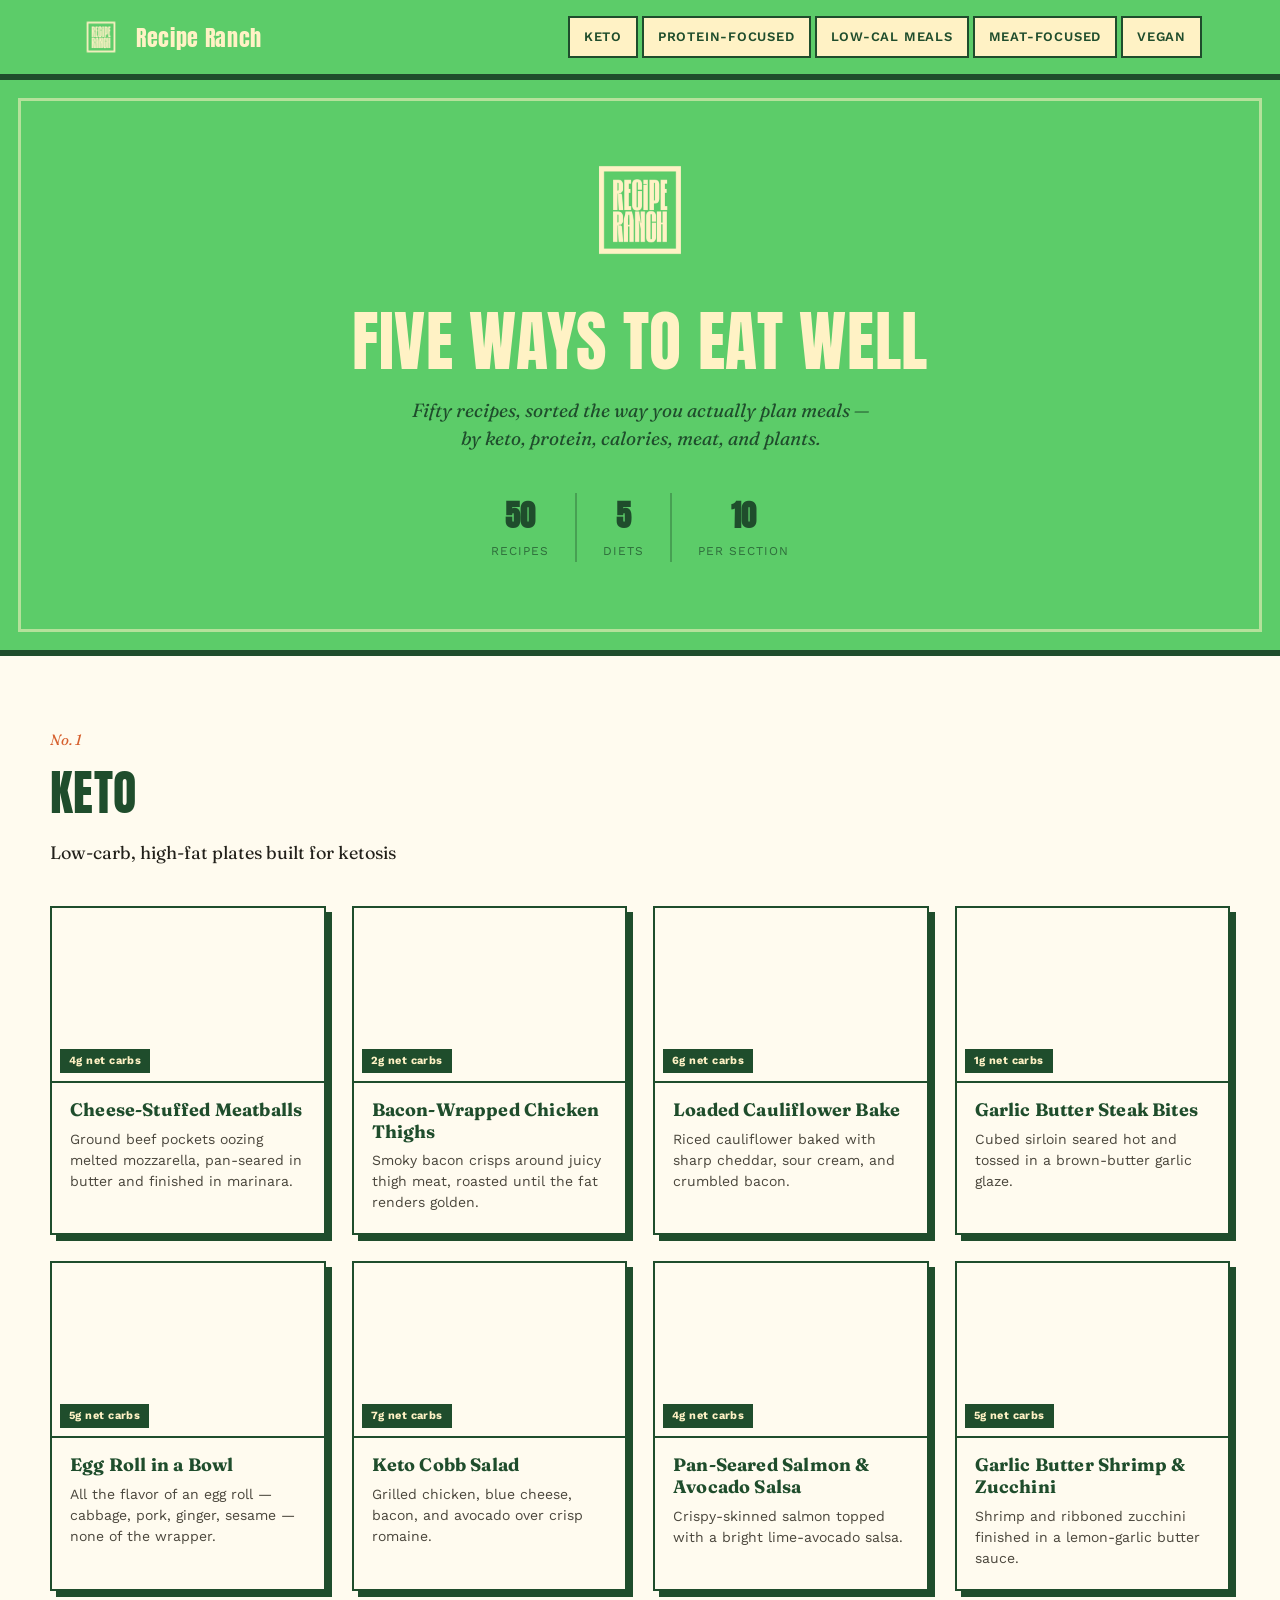
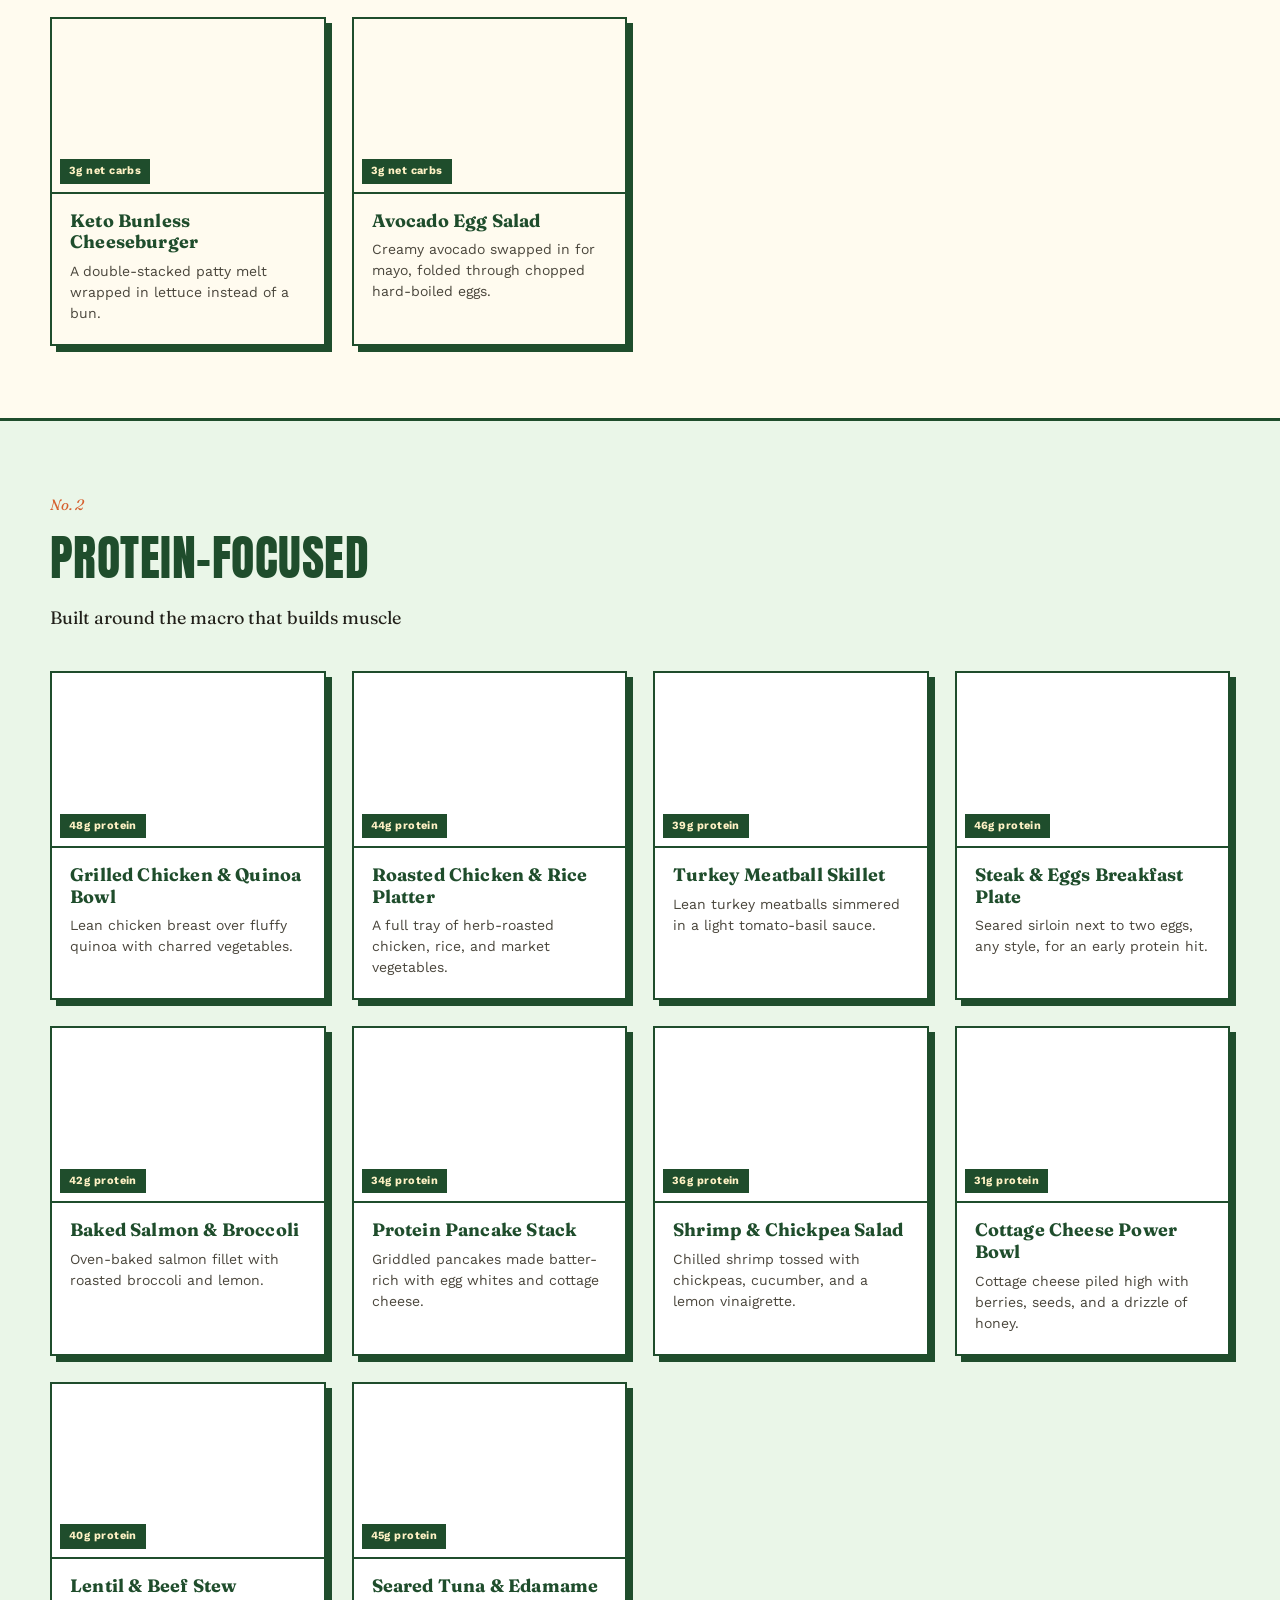
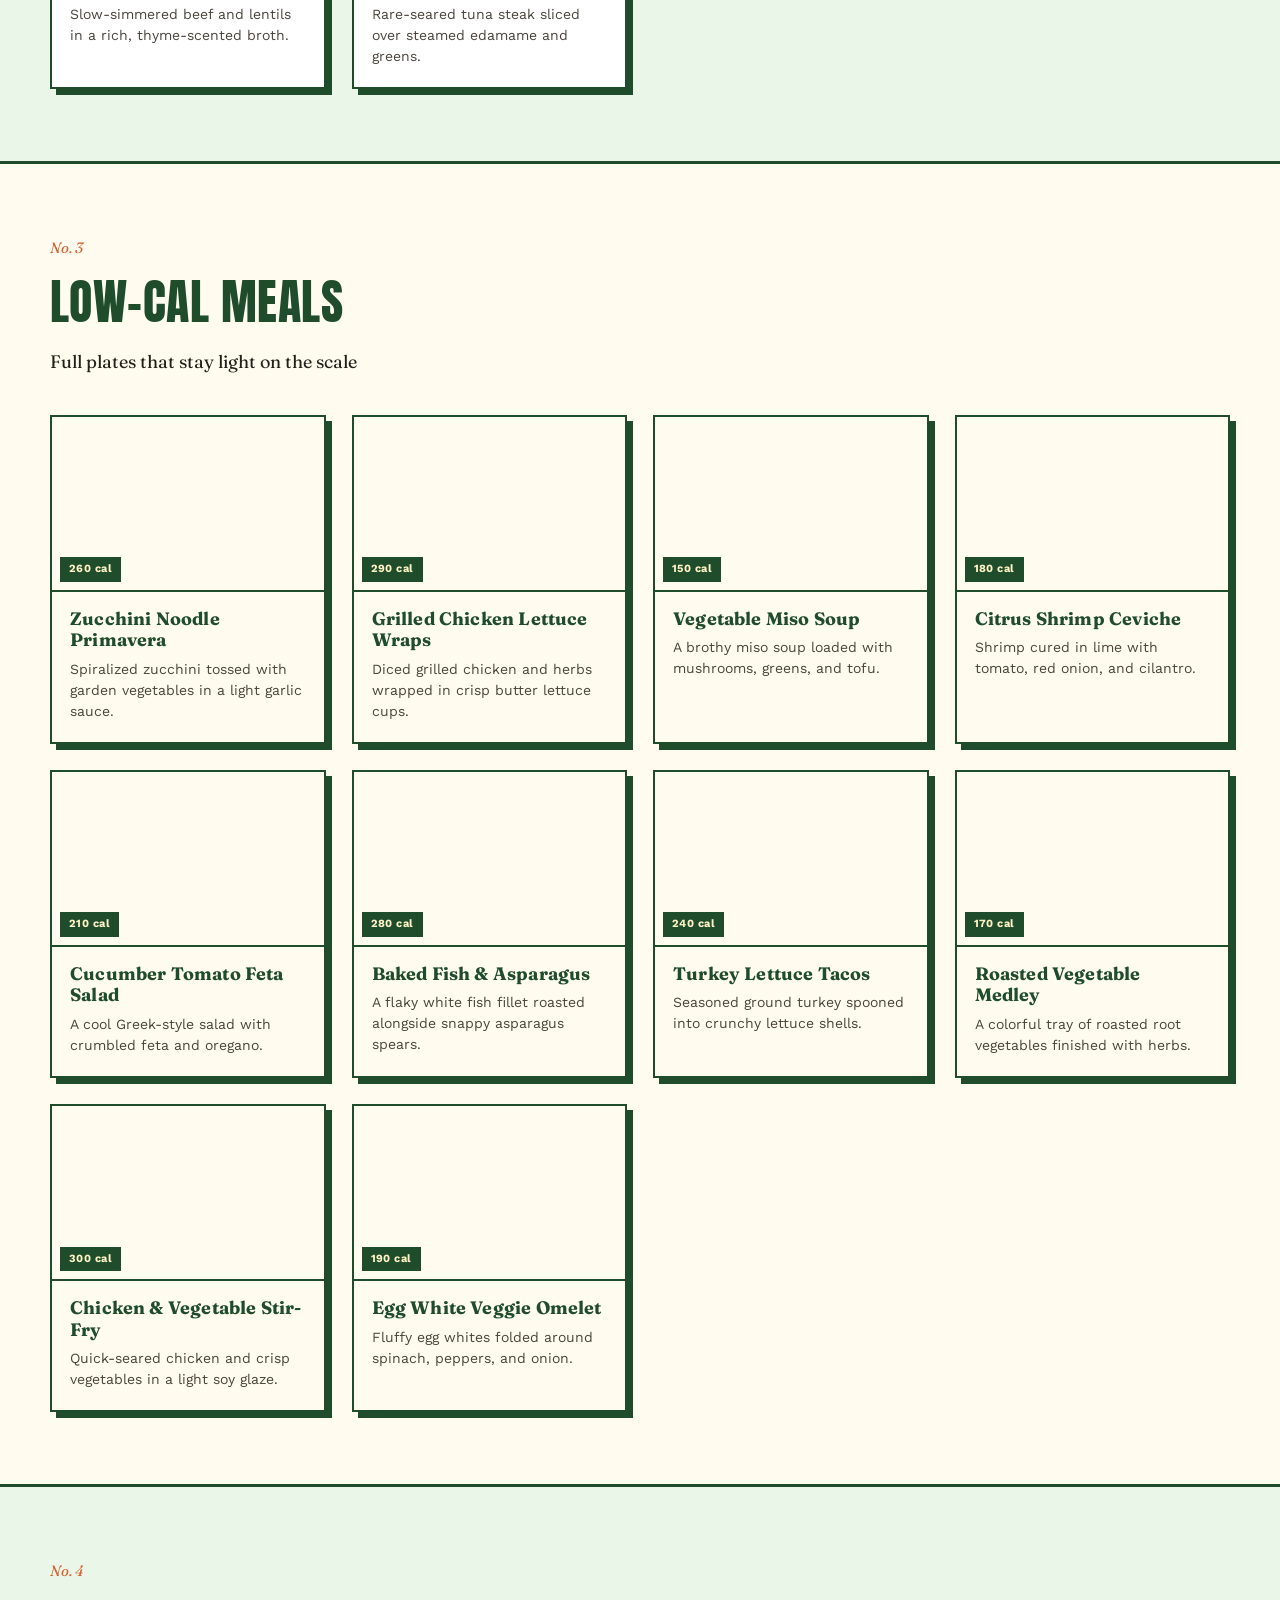
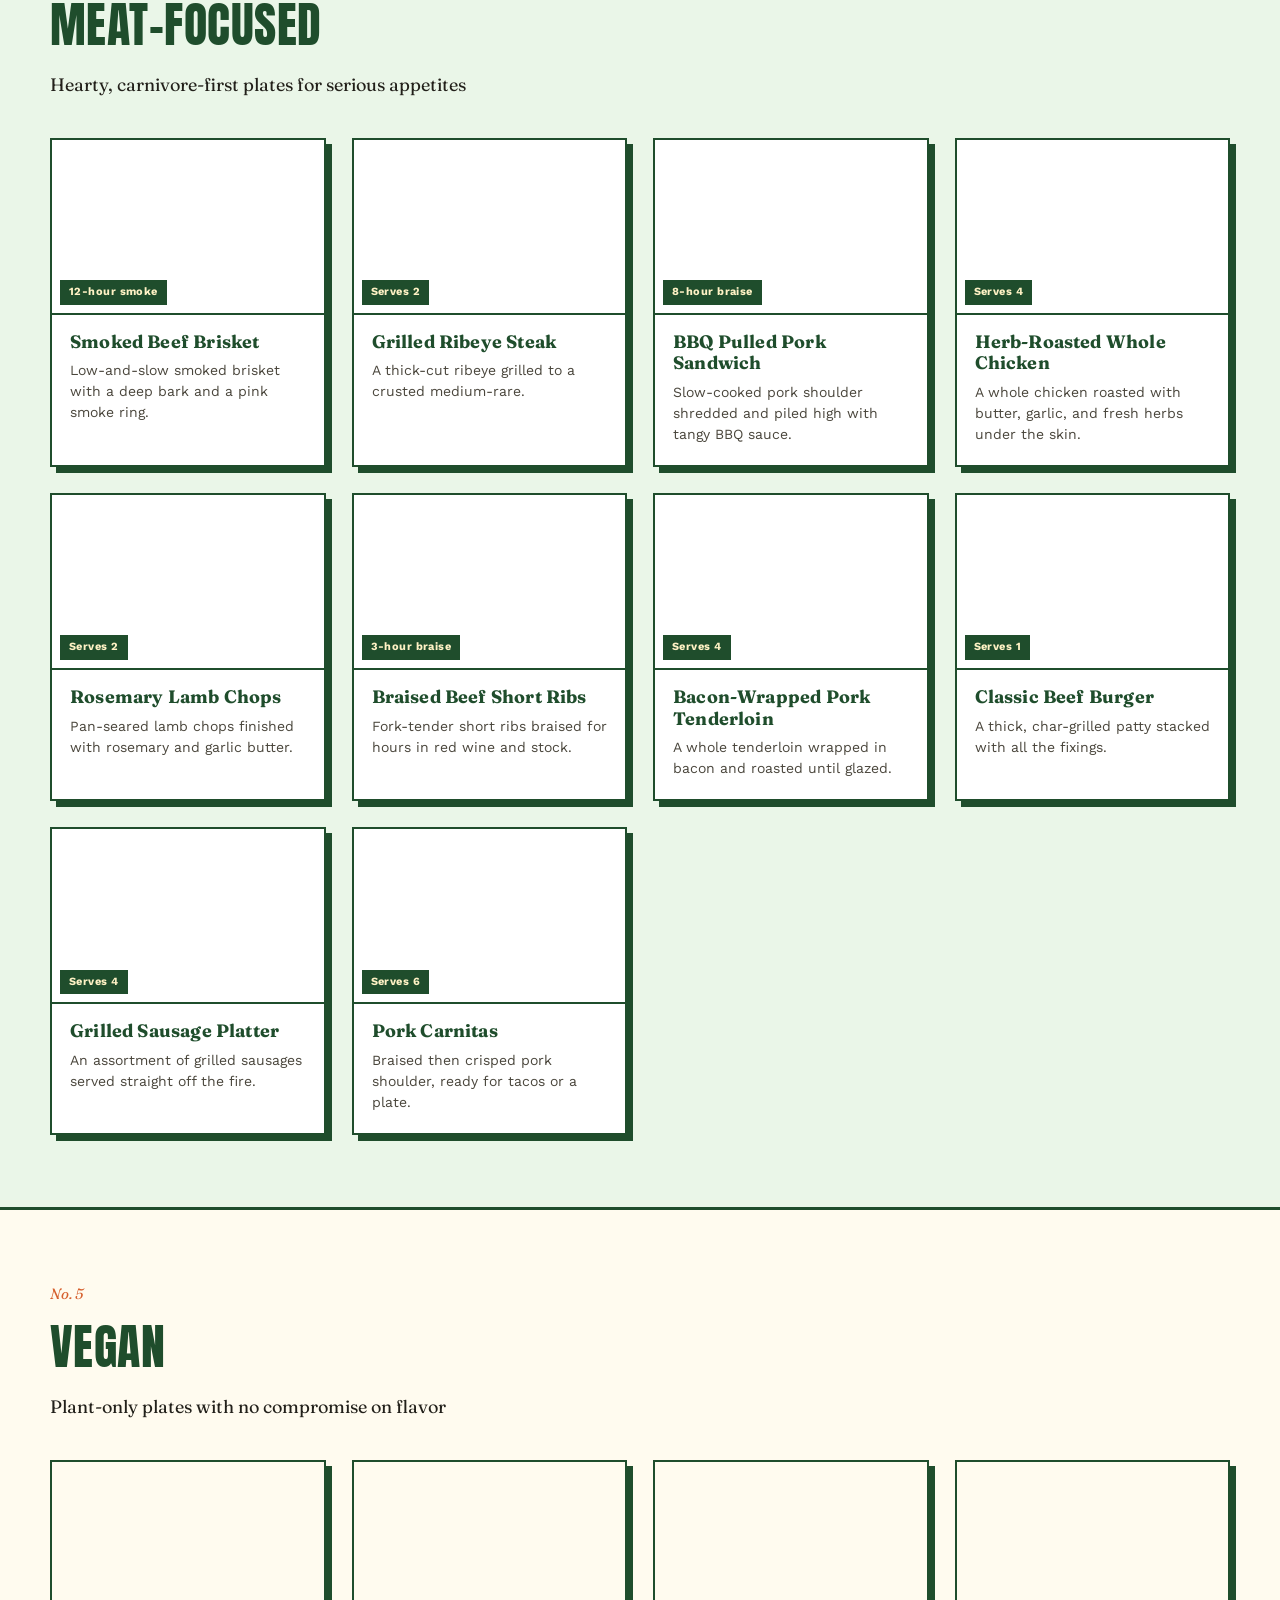
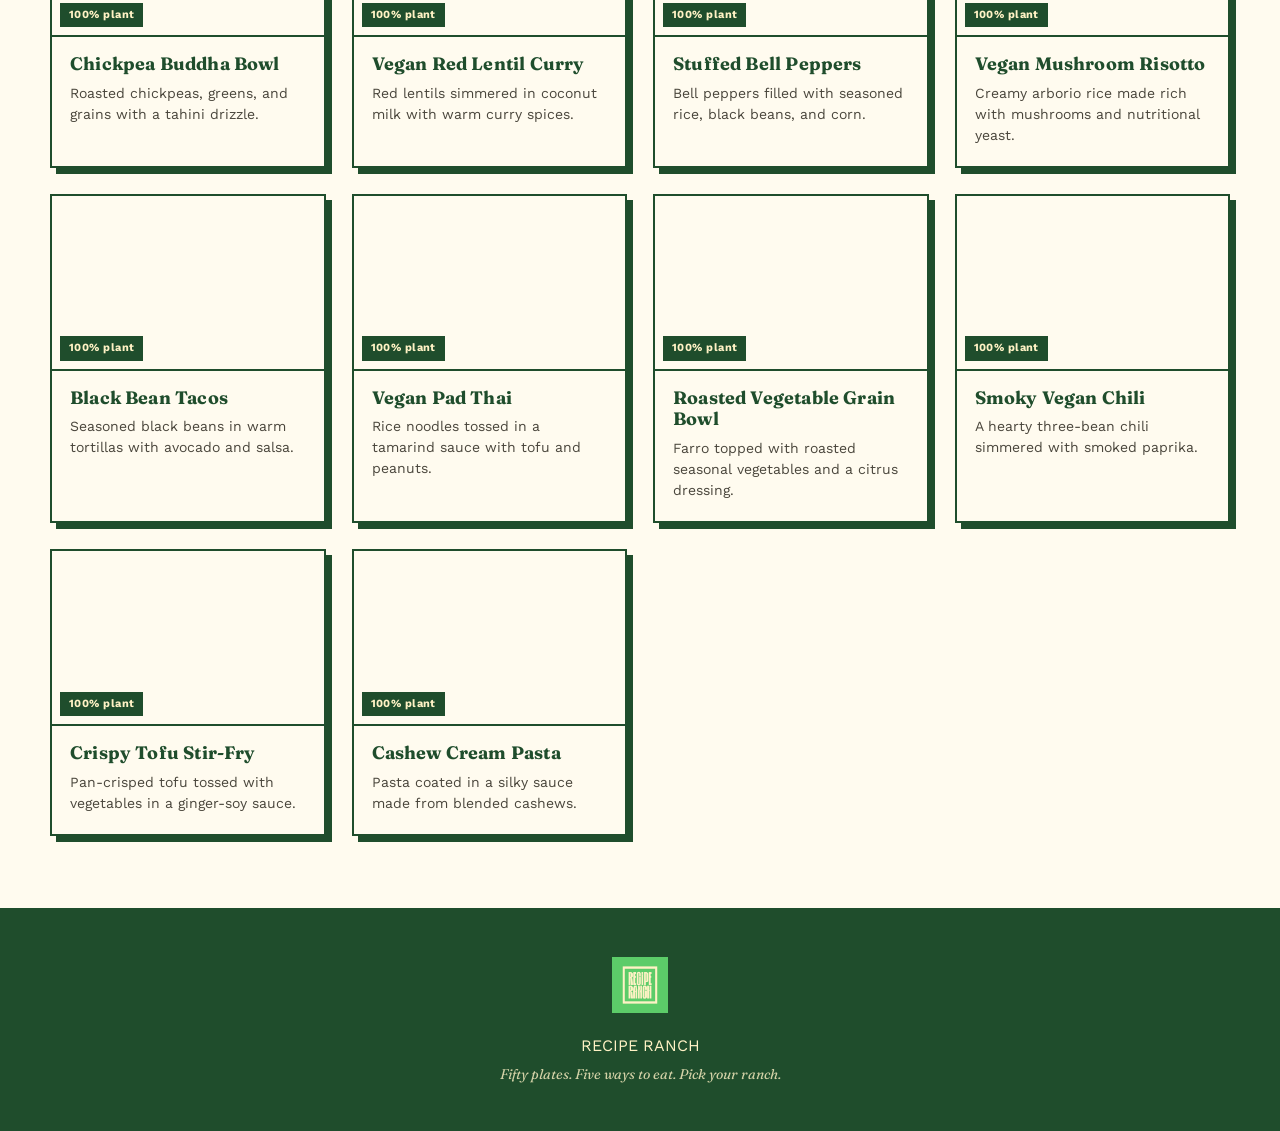
<file: index.html>
<!DOCTYPE html>
<html lang="en">
<head>
<meta charset="UTF-8">
<meta name="viewport" content="width=device-width, initial-scale=1.0">
<title>Recipe Ranch</title>
<link rel="preconnect" href="https://fonts.googleapis.com">
<link href="https://fonts.googleapis.com/css2?family=Anton&family=Fraunces:ital,opsz,wght@0,9..144,400;0,9..144,600;0,9..144,700;1,9..144,500&family=Work+Sans:wght@400;500;600;700&display=swap" rel="stylesheet">
<style>

  :root {
    --green: #5CCC69;
    --green-deep: #1F4D2C;
    --green-light: #EAF6E8;
    --cream: #FFF2C5;
    --cream-soft: #FFFBEF;
    --ink: #22201A;
    --clay: #D6602E;
  }

  * { box-sizing: border-box; }
  html { scroll-behavior: smooth; }
  body {
    margin: 0;
    background: var(--cream-soft);
    color: var(--ink);
    font-family: 'Work Sans', sans-serif;
    line-height: 1.5;
  }

  h1, h2, h3 {
    font-family: 'Anton', sans-serif;
    font-weight: 400;
    letter-spacing: 0.01em;
    margin: 0;
  }

  a { color: inherit; }

  /* ---------- Header / Nav ---------- */
  header {
    position: sticky;
    top: 0;
    z-index: 50;
    background: var(--green);
    border-bottom: 6px solid var(--green-deep);
  }
  .nav-wrap {
    max-width: 1180px;
    margin: 0 auto;
    padding: 14px 28px;
    display: flex;
    align-items: center;
    justify-content: space-between;
    gap: 24px;
  }
  .brand {
    display: flex;
    align-items: center;
    gap: 12px;
  }
  .brand img {
    height: 46px;
    width: 46px;
    display: block;
  }
  .brand span {
    font-family: 'Anton', sans-serif;
    color: var(--cream);
    font-size: 22px;
    letter-spacing: 0.03em;
  }
  nav {
    display: flex;
    gap: 4px;
    flex-wrap: wrap;
  }
  nav a {
    text-decoration: none;
    color: var(--green-deep);
    background: var(--cream);
    font-weight: 600;
    font-size: 13px;
    text-transform: uppercase;
    letter-spacing: 0.06em;
    padding: 9px 14px;
    border: 2px solid var(--green-deep);
    transition: transform 0.15s ease, background 0.15s ease;
  }
  nav a:hover {
    background: var(--clay);
    color: var(--cream);
    transform: translateY(-2px);
  }

  /* ---------- Hero ---------- */
  .hero {
    background: var(--green);
    padding: 64px 28px 88px;
    position: relative;
    overflow: hidden;
    border-bottom: 6px solid var(--green-deep);
  }
  .hero::after {
    content: "";
    position: absolute;
    inset: 18px;
    border: 3px solid rgba(255,242,197,0.55);
    pointer-events: none;
  }
  .hero-inner {
    max-width: 780px;
    margin: 0 auto;
    text-align: center;
    position: relative;
  }
  .hero-inner img {
    width: 132px;
    margin-bottom: 26px;
  }
  .hero h1 {
    color: var(--cream);
    font-size: clamp(38px, 7vw, 66px);
    line-height: 0.98;
    text-transform: uppercase;
  }
  .hero p.sub {
    color: var(--green-deep);
    font-family: 'Fraunces', serif;
    font-style: italic;
    font-size: 19px;
    max-width: 480px;
    margin: 22px auto 0;
  }
  .hero-stats {
    margin-top: 40px;
    display: flex;
    justify-content: center;
    gap: 0;
    flex-wrap: wrap;
  }
  .hero-stats div {
    padding: 0 26px;
    border-left: 2px solid rgba(31,77,44,0.35);
  }
  .hero-stats div:first-child { border-left: none; }
  .hero-stats strong {
    display: block;
    font-family: 'Anton', sans-serif;
    font-size: 30px;
    color: var(--green-deep);
  }
  .hero-stats span {
    font-size: 12px;
    text-transform: uppercase;
    letter-spacing: 0.08em;
    color: var(--green-deep);
    opacity: 0.75;
  }

  /* ---------- Bands / Sections ---------- */
  .band {
    padding: 72px 28px;
    border-bottom: 3px solid var(--green-deep);
  }
  .band-cream { background: var(--cream-soft); }
  .band-green-light { background: var(--green-light); }

  .wrap { max-width: 1180px; margin: 0 auto; }

  .section-head {
    margin-bottom: 40px;
    max-width: 620px;
  }
  .eyebrow-mark {
    display: inline-block;
    font-family: 'Fraunces', serif;
    font-style: italic;
    font-size: 15px;
    color: var(--clay);
    margin-bottom: 6px;
  }
  .section-head h2 {
    font-size: clamp(32px, 5vw, 48px);
    color: var(--green-deep);
    text-transform: uppercase;
  }
  .section-head .tagline {
    font-family: 'Fraunces', serif;
    font-size: 18px;
    color: var(--ink);
    margin-top: 10px;
  }

  .grid {
    display: grid;
    grid-template-columns: repeat(auto-fill, minmax(250px, 1fr));
    gap: 26px;
  }

  .card {
    background: var(--cream-soft);
    border: 2px solid var(--green-deep);
    box-shadow: 6px 6px 0 var(--green-deep);
    display: flex;
    flex-direction: column;
    transition: transform 0.18s ease, box-shadow 0.18s ease;
  }
  .band-green-light .card { background: #fff; }
  .card:hover {
    transform: translate(-3px, -3px);
    box-shadow: 9px 9px 0 var(--green-deep);
  }
  .card-img {
    height: 175px;
    background-size: cover;
    background-position: center;
    position: relative;
    border-bottom: 2px solid var(--green-deep);
  }
  .macro-tag {
    position: absolute;
    bottom: 8px;
    left: 8px;
    background: var(--green-deep);
    color: var(--cream);
    font-size: 11px;
    font-weight: 700;
    letter-spacing: 0.04em;
    padding: 4px 9px;
  }
  .card-body {
    padding: 16px 18px 20px;
    flex: 1;
    display: flex;
    flex-direction: column;
  }
  .card-body h3 {
    font-family: 'Fraunces', serif;
    font-weight: 700;
    font-size: 18px;
    color: var(--green-deep);
    line-height: 1.2;
    margin-bottom: 8px;
  }
  .card-body p {
    font-size: 14px;
    color: #4a463c;
    margin: 0;
  }

  /* ---------- Footer ---------- */
  footer {
    background: var(--green-deep);
    color: var(--cream);
    text-align: center;
    padding: 46px 28px;
  }
  footer img {
    height: 56px;
    margin-bottom: 14px;
  }
  footer p {
    font-family: 'Fraunces', serif;
    font-style: italic;
    font-size: 14px;
    opacity: 0.8;
    margin: 6px 0 0;
  }

  @media (max-width: 640px) {
    nav { display: none; }
    .hero { padding: 48px 20px 64px; }
    .band { padding: 52px 18px; }
  }


  /* ---------- Recipe Modal & Responsive Styles ---------- */
  a.card {
    text-decoration: none;
    color: inherit;
  }
  .card-img {
    position: relative;
    overflow: hidden;
  }
  .card-hover-overlay {
    position: absolute;
    inset: 0;
    background: rgba(31, 77, 44, 0.4);
    display: flex;
    align-items: center;
    justify-content: center;
    opacity: 0;
    transition: opacity 0.2s ease;
  }
  .card:hover .card-hover-overlay {
    opacity: 1;
  }
  .card-hover-btn {
    background: var(--cream);
    color: var(--green-deep);
    font-family: 'Anton', sans-serif;
    font-size: 13px;
    text-transform: uppercase;
    letter-spacing: 0.05em;
    padding: 8px 14px;
    border: 2px solid var(--green-deep);
    box-shadow: 3px 3px 0 var(--green-deep);
  }

  .recipe-modal {
    display: none;
    position: fixed;
    inset: 0;
    z-index: 1000;
    padding: 20px;
    align-items: center;
    justify-content: center;
  }
  .recipe-modal:target {
    display: flex !important;
  }
  .modal-overlay-bg {
    position: absolute;
    inset: 0;
    background: rgba(34, 32, 26, 0.7);
    backdrop-filter: blur(4px);
    cursor: default;
  }
  .modal-dialog {
    position: relative;
    z-index: 1001;
    background: var(--cream-soft);
    border: 4px solid var(--green-deep);
    box-shadow: 10px 10px 0 var(--green-deep);
    width: 100%;
    max-width: 900px;
    max-height: 90vh;
    overflow-y: auto;
    border-radius: 0;
  }
  .close-btn {
    position: absolute;
    top: 14px;
    right: 14px;
    z-index: 1002;
    background: var(--clay);
    color: var(--cream);
    font-family: 'Anton', sans-serif;
    font-size: 14px;
    text-transform: uppercase;
    letter-spacing: 0.05em;
    padding: 6px 12px;
    text-decoration: none;
    border: 2px solid var(--green-deep);
    box-shadow: 2px 2px 0 var(--green-deep);
    transition: transform 0.15s ease, background 0.15s ease;
  }
  .close-btn:hover {
    background: var(--clay-hover);
    transform: translateY(-1px);
  }
  .modal-hero {
    display: grid;
    grid-template-columns: 240px 1fr;
    background: var(--cream);
    border-bottom: 4px solid var(--green-deep);
  }
  .modal-hero-img {
    background-size: cover;
    background-position: center;
    border-right: 4px solid var(--green-deep);
    min-height: 180px;
  }
  .modal-hero-body {
    padding: 24px;
    display: flex;
    flex-direction: column;
    justify-content: center;
  }
  .modal-category-tag {
    align-self: flex-start;
    background: var(--clay);
    color: var(--cream);
    font-size: 11px;
    font-weight: 700;
    text-transform: uppercase;
    letter-spacing: 0.06em;
    padding: 3px 8px;
    margin-bottom: 8px;
    border: 1px solid var(--green-deep);
  }
  .modal-hero-body h2 {
    font-size: 32px;
    color: var(--green-deep);
    margin: 0 0 6px 0;
    line-height: 1.1;
  }
  .modal-hero-body p {
    font-family: 'Fraunces', serif;
    font-size: 15px;
    color: #4a463c;
    margin: 0;
  }
  .modal-stats-bar {
    display: grid;
    grid-template-columns: repeat(6, 1fr);
    background: var(--green);
    border-bottom: 4px solid var(--green-deep);
    text-align: center;
  }
  .stat-box {
    padding: 12px 6px;
    border-right: 2px solid var(--green-deep);
  }
  .stat-box:last-child { border-right: none; }
  .stat-box label {
    display: block;
    font-size: 11px;
    text-transform: uppercase;
    font-weight: 700;
    color: var(--green-deep);
  }
  .stat-box value {
    display: block;
    font-family: 'Anton', sans-serif;
    font-size: 20px;
    color: var(--cream);
    text-shadow: 1px 1px 0 var(--green-deep);
  }
  .recipe-body-grid {
    display: grid;
    grid-template-columns: 1fr 1.3fr;
    gap: 32px;
    padding: 32px;
  }
  .section-title {
    font-size: 24px;
    color: var(--green-deep);
    text-transform: uppercase;
    border-bottom: 3px solid var(--green-deep);
    padding-bottom: 6px;
    margin-bottom: 16px;
  }
  .ingredients-list {
    list-style: none;
    padding: 0;
    margin: 0;
    display: flex;
    flex-direction: column;
    gap: 10px;
  }
  .ingredients-list li label {
    display: flex;
    align-items: center;
    gap: 12px;
    font-size: 15px;
    padding: 10px 14px;
    background: #fff;
    border: 2px solid var(--green-deep);
    box-shadow: 3px 3px 0 rgba(31,77,44,0.15);
    cursor: pointer;
  }
  .ingredients-list input[type="checkbox"] {
    width: 18px;
    height: 18px;
    accent-color: var(--clay);
    cursor: pointer;
  }
  .instructions-list {
    padding: 0;
    margin: 0;
    list-style: none;
    display: flex;
    flex-direction: column;
    gap: 14px;
  }
  .instruction-step {
    display: grid;
    grid-template-columns: 34px 1fr;
    gap: 14px;
    background: #fff;
    border: 2px solid var(--green-deep);
    box-shadow: 3px 3px 0 var(--green-deep);
    padding: 14px;
  }
  .step-num {
    width: 34px;
    height: 34px;
    background: var(--green-deep);
    color: var(--cream);
    font-family: 'Anton', sans-serif;
    font-size: 17px;
    display: flex;
    align-items: center;
    justify-content: center;
    border: 2px solid var(--green-deep);
  }
  .step-text {
    font-size: 15px;
    line-height: 1.45;
  }
  .chef-tip-box {
    margin-top: 24px;
    background: var(--cream);
    border: 3px solid var(--clay);
    padding: 16px 20px;
    box-shadow: 4px 4px 0 var(--clay);
  }
  .chef-tip-box h4 {
    color: var(--clay);
    font-size: 18px;
    margin-bottom: 6px;
    text-transform: uppercase;
  }
  .chef-tip-box p {
    font-family: 'Fraunces', serif;
    font-style: italic;
    font-size: 14px;
    margin: 0;
  }
  /* ---------- Comprehensive Mobile & Tablet Responsive Styles ---------- */
  @media (max-width: 768px) {
    .nav-wrap {
      flex-direction: column;
      align-items: center;
      gap: 12px;
      padding: 12px 16px;
    }
    nav {
      display: flex !important;
      justify-content: center;
      gap: 6px;
      flex-wrap: wrap;
      width: 100%;
    }
    nav a {
      font-size: 11px;
      padding: 6px 10px;
    }
    .hero {
      padding: 36px 16px 48px;
    }
    .hero h1 {
      font-size: 36px;
    }
    .hero p.sub {
      font-size: 15px;
    }
    .hero-stats div {
      padding: 0 12px;
    }
    .hero-stats strong {
      font-size: 22px;
    }
    .band {
      padding: 36px 16px;
    }
    .grid {
      grid-template-columns: repeat(auto-fill, minmax(220px, 1fr));
      gap: 16px;
    }
    .card-body h3 {
      font-size: 17px;
    }
    .card-body p {
      font-size: 13px;
    }

    /* Modal Responsive Adjustments */
    .recipe-modal {
      padding: 10px;
    }
    .modal-dialog {
      max-height: 94vh;
      border-width: 3px;
      box-shadow: 5px 5px 0 var(--green-deep);
    }
    .close-btn {
      top: 10px;
      right: 10px;
      padding: 6px 10px;
      font-size: 12px;
    }
    .modal-hero {
      grid-template-columns: 1fr;
    }
    .modal-hero-img {
      height: 160px;
      min-height: 160px;
      border-right: none;
      border-bottom: 3px solid var(--green-deep);
    }
    .modal-hero-body {
      padding: 16px 60px 16px 16px;
    }
    .modal-hero-body h2 {
      font-size: 24px;
    }
    .modal-hero-body p {
      font-size: 13px;
    }
    .modal-stats-bar {
      grid-template-columns: repeat(3, 1fr);
    }
    .stat-box {
      padding: 8px 4px;
      border-bottom: 2px solid var(--green-deep);
    }
    .stat-box:nth-child(3n) {
      border-right: none;
    }
    .stat-box label {
      font-size: 10px;
    }
    .stat-box value {
      font-size: 16px;
    }
    .recipe-body-grid {
      grid-template-columns: 1fr;
      gap: 20px;
      padding: 16px;
    }
    .section-title {
      font-size: 20px;
    }
    .ingredients-list li label {
      font-size: 14px;
      padding: 8px 10px;
    }
    .instruction-step {
      grid-template-columns: 28px 1fr;
      gap: 10px;
      padding: 10px;
    }
    .step-num {
      width: 28px;
      height: 28px;
      font-size: 14px;
    }
    .step-text {
      font-size: 13px;
    }
    .chef-tip-box {
      margin-top: 16px;
      padding: 12px 14px;
    }
    .chef-tip-box h4 {
      font-size: 15px;
    }
    .chef-tip-box p {
      font-size: 13px;
    }
  }

  @media (max-width: 400px) {
    .modal-stats-bar {
      grid-template-columns: repeat(2, 1fr);
    }
    .stat-box:nth-child(3n) {
      border-right: 2px solid var(--green-deep);
    }
    .stat-box:nth-child(2n) {
      border-right: none;
    }
    .grid {
      grid-template-columns: 1fr;
    }
  }

</style>
</head>
<body>

<header>
  <div class="nav-wrap">
    <div class="brand">
      <img src="[data-uri]" alt="Recipe Ranch logo">
      <span>Recipe Ranch</span>
    </div>
    <nav>
      <a href="#keto">Keto</a>
<a href="#protein">Protein-Focused</a>
<a href="#lowcal">Low-Cal Meals</a>
<a href="#meat">Meat-Focused</a>
<a href="#vegan">Vegan</a>
    </nav>
  </div>
</header>

<div class="hero">
  <div class="hero-inner">
    <img src="[data-uri]" alt="Recipe Ranch logo">
    <h1>Five ways to eat well</h1>
    <p class="sub">Fifty recipes, sorted the way you actually plan meals — by keto, protein, calories, meat, and plants.</p>
    <div class="hero-stats">
      <div><strong>50</strong><span>Recipes</span></div>
      <div><strong>5</strong><span>Diets</span></div>
      <div><strong>10</strong><span>Per Section</span></div>
    </div>
  </div>
</div>


  

  <section class="band band-cream" id="keto">
    <div class="wrap">
      <div class="section-head">
        <span class="eyebrow-mark">No. 1</span>
        <h2>Keto</h2>
        <p class="tagline">Low-carb, high-fat plates built for ketosis</p>
      </div>
      <div class="grid">

        <a href="#keto-1" class="card">
          <div class="card-img" style="background-image:url('https://images.unsplash.com/photo-1529042410759-befb1204b468?fm=jpg&q=80&w=1000&auto=format&fit=crop')">
            <span class="macro-tag">4g net carbs</span>
            <div class="card-hover-overlay"><span class="card-hover-btn">Click for Recipe ➔</span></div>
          </div>
          <div class="card-body">
            <h3>Cheese-Stuffed Meatballs</h3>
            <p>Ground beef pockets oozing melted mozzarella, pan-seared in butter and finished in marinara.</p>
          </div>
        </a>

        <a href="#keto-2" class="card">
          <div class="card-img" style="background-image:url('https://images.unsplash.com/photo-1753775290395-09e3cb0b6f70?fm=jpg&q=80&w=1000&auto=format&fit=crop')">
            <span class="macro-tag">2g net carbs</span>
            <div class="card-hover-overlay"><span class="card-hover-btn">Click for Recipe ➔</span></div>
          </div>
          <div class="card-body">
            <h3>Bacon-Wrapped Chicken Thighs</h3>
            <p>Smoky bacon crisps around juicy thigh meat, roasted until the fat renders golden.</p>
          </div>
        </a>

        <a href="#keto-3" class="card">
          <div class="card-img" style="background-image:url('https://images.unsplash.com/photo-1604908176997-125f25cc6f3d?fm=jpg&q=80&w=1000&auto=format&fit=crop')">
            <span class="macro-tag">6g net carbs</span>
            <div class="card-hover-overlay"><span class="card-hover-btn">Click for Recipe ➔</span></div>
          </div>
          <div class="card-body">
            <h3>Loaded Cauliflower Bake</h3>
            <p>Riced cauliflower baked with sharp cheddar, sour cream, and crumbled bacon.</p>
          </div>
        </a>

        <a href="#keto-4" class="card">
          <div class="card-img" style="background-image:url('https://images.unsplash.com/photo-1565299715199-866c917206bb?fm=jpg&q=80&w=1000&auto=format&fit=crop')">
            <span class="macro-tag">1g net carbs</span>
            <div class="card-hover-overlay"><span class="card-hover-btn">Click for Recipe ➔</span></div>
          </div>
          <div class="card-body">
            <h3>Garlic Butter Steak Bites</h3>
            <p>Cubed sirloin seared hot and tossed in a brown-butter garlic glaze.</p>
          </div>
        </a>

        <a href="#keto-5" class="card">
          <div class="card-img" style="background-image:url('https://images.unsplash.com/photo-1432139509613-5c4255815697?fm=jpg&q=80&w=1000&auto=format&fit=crop')">
            <span class="macro-tag">5g net carbs</span>
            <div class="card-hover-overlay"><span class="card-hover-btn">Click for Recipe ➔</span></div>
          </div>
          <div class="card-body">
            <h3>Egg Roll in a Bowl</h3>
            <p>All the flavor of an egg roll — cabbage, pork, ginger, sesame — none of the wrapper.</p>
          </div>
        </a>

        <a href="#keto-6" class="card">
          <div class="card-img" style="background-image:url('https://images.unsplash.com/photo-1547496502-affa22d38842?fm=jpg&q=80&w=1000&auto=format&fit=crop')">
            <span class="macro-tag">7g net carbs</span>
            <div class="card-hover-overlay"><span class="card-hover-btn">Click for Recipe ➔</span></div>
          </div>
          <div class="card-body">
            <h3>Keto Cobb Salad</h3>
            <p>Grilled chicken, blue cheese, bacon, and avocado over crisp romaine.</p>
          </div>
        </a>

        <a href="#keto-7" class="card">
          <div class="card-img" style="background-image:url('https://images.unsplash.com/photo-1508170754725-6e9a5cfbcabf?fm=jpg&q=80&w=1000&auto=format&fit=crop')">
            <span class="macro-tag">4g net carbs</span>
            <div class="card-hover-overlay"><span class="card-hover-btn">Click for Recipe ➔</span></div>
          </div>
          <div class="card-body">
            <h3>Pan-Seared Salmon & Avocado Salsa</h3>
            <p>Crispy-skinned salmon topped with a bright lime-avocado salsa.</p>
          </div>
        </a>

        <a href="#keto-8" class="card">
          <div class="card-img" style="background-image:url('https://images.unsplash.com/photo-1560717845-968823efbee1?fm=jpg&q=80&w=1000&auto=format&fit=crop')">
            <span class="macro-tag">5g net carbs</span>
            <div class="card-hover-overlay"><span class="card-hover-btn">Click for Recipe ➔</span></div>
          </div>
          <div class="card-body">
            <h3>Garlic Butter Shrimp & Zucchini</h3>
            <p>Shrimp and ribboned zucchini finished in a lemon-garlic butter sauce.</p>
          </div>
        </a>

        <a href="#keto-9" class="card">
          <div class="card-img" style="background-image:url('https://images.unsplash.com/photo-1553979459-d2229ba7433b?fm=jpg&q=80&w=1000&auto=format&fit=crop')">
            <span class="macro-tag">3g net carbs</span>
            <div class="card-hover-overlay"><span class="card-hover-btn">Click for Recipe ➔</span></div>
          </div>
          <div class="card-body">
            <h3>Keto Bunless Cheeseburger</h3>
            <p>A double-stacked patty melt wrapped in lettuce instead of a bun.</p>
          </div>
        </a>

        <a href="#keto-10" class="card">
          <div class="card-img" style="background-image:url('https://images.unsplash.com/photo-1490645935967-10de6ba17061?fm=jpg&q=80&w=1000&auto=format&fit=crop')">
            <span class="macro-tag">3g net carbs</span>
            <div class="card-hover-overlay"><span class="card-hover-btn">Click for Recipe ➔</span></div>
          </div>
          <div class="card-body">
            <h3>Avocado Egg Salad</h3>
            <p>Creamy avocado swapped in for mayo, folded through chopped hard-boiled eggs.</p>
          </div>
        </a>

      </div>
    </div>
  </section>

  <section class="band band-green-light" id="protein">
    <div class="wrap">
      <div class="section-head">
        <span class="eyebrow-mark">No. 2</span>
        <h2>Protein-Focused</h2>
        <p class="tagline">Built around the macro that builds muscle</p>
      </div>
      <div class="grid">

        <a href="#protein-1" class="card">
          <div class="card-img" style="background-image:url('https://images.unsplash.com/photo-1670398564097-0762e1b30b3a?fm=jpg&q=80&w=1000&auto=format&fit=crop')">
            <span class="macro-tag">48g protein</span>
            <div class="card-hover-overlay"><span class="card-hover-btn">Click for Recipe ➔</span></div>
          </div>
          <div class="card-body">
            <h3>Grilled Chicken & Quinoa Bowl</h3>
            <p>Lean chicken breast over fluffy quinoa with charred vegetables.</p>
          </div>
        </a>

        <a href="#protein-2" class="card">
          <div class="card-img" style="background-image:url('https://images.unsplash.com/photo-1781334266250-a7e72fdf539f?fm=jpg&q=80&w=1000&auto=format&fit=crop')">
            <span class="macro-tag">44g protein</span>
            <div class="card-hover-overlay"><span class="card-hover-btn">Click for Recipe ➔</span></div>
          </div>
          <div class="card-body">
            <h3>Roasted Chicken & Rice Platter</h3>
            <p>A full tray of herb-roasted chicken, rice, and market vegetables.</p>
          </div>
        </a>

        <a href="#protein-3" class="card">
          <div class="card-img" style="background-image:url('https://images.unsplash.com/photo-1615937657715-bc7b4b7962c1?fm=jpg&q=80&w=1000&auto=format&fit=crop')">
            <span class="macro-tag">39g protein</span>
            <div class="card-hover-overlay"><span class="card-hover-btn">Click for Recipe ➔</span></div>
          </div>
          <div class="card-body">
            <h3>Turkey Meatball Skillet</h3>
            <p>Lean turkey meatballs simmered in a light tomato-basil sauce.</p>
          </div>
        </a>

        <a href="#protein-4" class="card">
          <div class="card-img" style="background-image:url('https://images.unsplash.com/photo-1600891964092-4316c288032e?fm=jpg&q=80&w=1000&auto=format&fit=crop')">
            <span class="macro-tag">46g protein</span>
            <div class="card-hover-overlay"><span class="card-hover-btn">Click for Recipe ➔</span></div>
          </div>
          <div class="card-body">
            <h3>Steak & Eggs Breakfast Plate</h3>
            <p>Seared sirloin next to two eggs, any style, for an early protein hit.</p>
          </div>
        </a>

        <a href="#protein-5" class="card">
          <div class="card-img" style="background-image:url('https://images.unsplash.com/photo-1559058789-672da06263d8?fm=jpg&q=80&w=1000&auto=format&fit=crop')">
            <span class="macro-tag">42g protein</span>
            <div class="card-hover-overlay"><span class="card-hover-btn">Click for Recipe ➔</span></div>
          </div>
          <div class="card-body">
            <h3>Baked Salmon & Broccoli</h3>
            <p>Oven-baked salmon fillet with roasted broccoli and lemon.</p>
          </div>
        </a>

        <a href="#protein-6" class="card">
          <div class="card-img" style="background-image:url('https://images.unsplash.com/photo-1642689690500-f429a042cad1?fm=jpg&q=80&w=1000&auto=format&fit=crop')">
            <span class="macro-tag">34g protein</span>
            <div class="card-hover-overlay"><span class="card-hover-btn">Click for Recipe ➔</span></div>
          </div>
          <div class="card-body">
            <h3>Protein Pancake Stack</h3>
            <p>Griddled pancakes made batter-rich with egg whites and cottage cheese.</p>
          </div>
        </a>

        <a href="#protein-7" class="card">
          <div class="card-img" style="background-image:url('https://images.unsplash.com/photo-1572357176061-7c96fd2af22f?fm=jpg&q=80&w=1000&auto=format&fit=crop')">
            <span class="macro-tag">36g protein</span>
            <div class="card-hover-overlay"><span class="card-hover-btn">Click for Recipe ➔</span></div>
          </div>
          <div class="card-body">
            <h3>Shrimp & Chickpea Salad</h3>
            <p>Chilled shrimp tossed with chickpeas, cucumber, and a lemon vinaigrette.</p>
          </div>
        </a>

        <a href="#protein-8" class="card">
          <div class="card-img" style="background-image:url('https://images.unsplash.com/photo-1505714197102-6ae95091ed70?fm=jpg&q=80&w=1000&auto=format&fit=crop')">
            <span class="macro-tag">31g protein</span>
            <div class="card-hover-overlay"><span class="card-hover-btn">Click for Recipe ➔</span></div>
          </div>
          <div class="card-body">
            <h3>Cottage Cheese Power Bowl</h3>
            <p>Cottage cheese piled high with berries, seeds, and a drizzle of honey.</p>
          </div>
        </a>

        <a href="#protein-9" class="card">
          <div class="card-img" style="background-image:url('https://images.unsplash.com/photo-1546964124-0cce460f38ef?fm=jpg&q=80&w=1000&auto=format&fit=crop')">
            <span class="macro-tag">40g protein</span>
            <div class="card-hover-overlay"><span class="card-hover-btn">Click for Recipe ➔</span></div>
          </div>
          <div class="card-body">
            <h3>Lentil & Beef Stew</h3>
            <p>Slow-simmered beef and lentils in a rich, thyme-scented broth.</p>
          </div>
        </a>

        <a href="#protein-10" class="card">
          <div class="card-img" style="background-image:url('https://images.unsplash.com/photo-1683315446874-e6a629087ef8?fm=jpg&q=80&w=1000&auto=format&fit=crop')">
            <span class="macro-tag">45g protein</span>
            <div class="card-hover-overlay"><span class="card-hover-btn">Click for Recipe ➔</span></div>
          </div>
          <div class="card-body">
            <h3>Seared Tuna & Edamame</h3>
            <p>Rare-seared tuna steak sliced over steamed edamame and greens.</p>
          </div>
        </a>

      </div>
    </div>
  </section>

  <section class="band band-cream" id="lowcal">
    <div class="wrap">
      <div class="section-head">
        <span class="eyebrow-mark">No. 3</span>
        <h2>Low-Cal Meals</h2>
        <p class="tagline">Full plates that stay light on the scale</p>
      </div>
      <div class="grid">

        <a href="#lowcal-1" class="card">
          <div class="card-img" style="background-image:url('https://images.unsplash.com/photo-1641130382532-2514a6c93859?fm=jpg&q=80&w=1000&auto=format&fit=crop')">
            <span class="macro-tag">260 cal</span>
            <div class="card-hover-overlay"><span class="card-hover-btn">Click for Recipe ➔</span></div>
          </div>
          <div class="card-body">
            <h3>Zucchini Noodle Primavera</h3>
            <p>Spiralized zucchini tossed with garden vegetables in a light garlic sauce.</p>
          </div>
        </a>

        <a href="#lowcal-2" class="card">
          <div class="card-img" style="background-image:url('https://images.unsplash.com/photo-1781332149415-f420708ab98f?fm=jpg&q=80&w=1000&auto=format&fit=crop')">
            <span class="macro-tag">290 cal</span>
            <div class="card-hover-overlay"><span class="card-hover-btn">Click for Recipe ➔</span></div>
          </div>
          <div class="card-body">
            <h3>Grilled Chicken Lettuce Wraps</h3>
            <p>Diced grilled chicken and herbs wrapped in crisp butter lettuce cups.</p>
          </div>
        </a>

        <a href="#lowcal-3" class="card">
          <div class="card-img" style="background-image:url('https://images.unsplash.com/photo-1598449426314-8b02525e8733?fm=jpg&q=80&w=1000&auto=format&fit=crop')">
            <span class="macro-tag">150 cal</span>
            <div class="card-hover-overlay"><span class="card-hover-btn">Click for Recipe ➔</span></div>
          </div>
          <div class="card-body">
            <h3>Vegetable Miso Soup</h3>
            <p>A brothy miso soup loaded with mushrooms, greens, and tofu.</p>
          </div>
        </a>

        <a href="#lowcal-4" class="card">
          <div class="card-img" style="background-image:url('https://images.unsplash.com/photo-1599020792689-9fde458e7e17?fm=jpg&q=80&w=1000&auto=format&fit=crop')">
            <span class="macro-tag">180 cal</span>
            <div class="card-hover-overlay"><span class="card-hover-btn">Click for Recipe ➔</span></div>
          </div>
          <div class="card-body">
            <h3>Citrus Shrimp Ceviche</h3>
            <p>Shrimp cured in lime with tomato, red onion, and cilantro.</p>
          </div>
        </a>

        <a href="#lowcal-5" class="card">
          <div class="card-img" style="background-image:url('https://images.unsplash.com/photo-1542814880-7e62cf14b7c8?fm=jpg&q=80&w=1000&auto=format&fit=crop')">
            <span class="macro-tag">210 cal</span>
            <div class="card-hover-overlay"><span class="card-hover-btn">Click for Recipe ➔</span></div>
          </div>
          <div class="card-body">
            <h3>Cucumber Tomato Feta Salad</h3>
            <p>A cool Greek-style salad with crumbled feta and oregano.</p>
          </div>
        </a>

        <a href="#lowcal-6" class="card">
          <div class="card-img" style="background-image:url('https://images.unsplash.com/photo-1508170754725-6e9a5cfbcabf?fm=jpg&q=80&w=1000&auto=format&fit=crop')">
            <span class="macro-tag">280 cal</span>
            <div class="card-hover-overlay"><span class="card-hover-btn">Click for Recipe ➔</span></div>
          </div>
          <div class="card-body">
            <h3>Baked Fish & Asparagus</h3>
            <p>A flaky white fish fillet roasted alongside snappy asparagus spears.</p>
          </div>
        </a>

        <a href="#lowcal-7" class="card">
          <div class="card-img" style="background-image:url('https://images.unsplash.com/photo-1643594462181-7667928d072e?fm=jpg&q=80&w=1000&auto=format&fit=crop')">
            <span class="macro-tag">240 cal</span>
            <div class="card-hover-overlay"><span class="card-hover-btn">Click for Recipe ➔</span></div>
          </div>
          <div class="card-body">
            <h3>Turkey Lettuce Tacos</h3>
            <p>Seasoned ground turkey spooned into crunchy lettuce shells.</p>
          </div>
        </a>

        <a href="#lowcal-8" class="card">
          <div class="card-img" style="background-image:url('https://images.unsplash.com/photo-1619957666910-bf7ba37cda1b?fm=jpg&q=80&w=1000&auto=format&fit=crop')">
            <span class="macro-tag">170 cal</span>
            <div class="card-hover-overlay"><span class="card-hover-btn">Click for Recipe ➔</span></div>
          </div>
          <div class="card-body">
            <h3>Roasted Vegetable Medley</h3>
            <p>A colorful tray of roasted root vegetables finished with herbs.</p>
          </div>
        </a>

        <a href="#lowcal-9" class="card">
          <div class="card-img" style="background-image:url('https://images.unsplash.com/photo-1777891258069-454e66f8bedc?fm=jpg&q=80&w=1000&auto=format&fit=crop')">
            <span class="macro-tag">300 cal</span>
            <div class="card-hover-overlay"><span class="card-hover-btn">Click for Recipe ➔</span></div>
          </div>
          <div class="card-body">
            <h3>Chicken & Vegetable Stir-Fry</h3>
            <p>Quick-seared chicken and crisp vegetables in a light soy glaze.</p>
          </div>
        </a>

        <a href="#lowcal-10" class="card">
          <div class="card-img" style="background-image:url('https://images.unsplash.com/photo-1612871689804-26a67131416e?fm=jpg&q=80&w=1000&auto=format&fit=crop')">
            <span class="macro-tag">190 cal</span>
            <div class="card-hover-overlay"><span class="card-hover-btn">Click for Recipe ➔</span></div>
          </div>
          <div class="card-body">
            <h3>Egg White Veggie Omelet</h3>
            <p>Fluffy egg whites folded around spinach, peppers, and onion.</p>
          </div>
        </a>

      </div>
    </div>
  </section>

  <section class="band band-green-light" id="meat">
    <div class="wrap">
      <div class="section-head">
        <span class="eyebrow-mark">No. 4</span>
        <h2>Meat-Focused</h2>
        <p class="tagline">Hearty, carnivore-first plates for serious appetites</p>
      </div>
      <div class="grid">

        <a href="#meat-1" class="card">
          <div class="card-img" style="background-image:url('https://images.unsplash.com/photo-1529692236671-f1f6cf9683ba?fm=jpg&q=80&w=1000&auto=format&fit=crop')">
            <span class="macro-tag">12-hour smoke</span>
            <div class="card-hover-overlay"><span class="card-hover-btn">Click for Recipe ➔</span></div>
          </div>
          <div class="card-body">
            <h3>Smoked Beef Brisket</h3>
            <p>Low-and-slow smoked brisket with a deep bark and a pink smoke ring.</p>
          </div>
        </a>

        <a href="#meat-2" class="card">
          <div class="card-img" style="background-image:url('https://images.unsplash.com/photo-1723893905879-0e309c2a8e06?fm=jpg&q=80&w=1000&auto=format&fit=crop')">
            <span class="macro-tag">Serves 2</span>
            <div class="card-hover-overlay"><span class="card-hover-btn">Click for Recipe ➔</span></div>
          </div>
          <div class="card-body">
            <h3>Grilled Ribeye Steak</h3>
            <p>A thick-cut ribeye grilled to a crusted medium-rare.</p>
          </div>
        </a>

        <a href="#meat-3" class="card">
          <div class="card-img" style="background-image:url('https://images.unsplash.com/photo-1586190848861-99aa4a171e90?fm=jpg&q=80&w=1000&auto=format&fit=crop')">
            <span class="macro-tag">8-hour braise</span>
            <div class="card-hover-overlay"><span class="card-hover-btn">Click for Recipe ➔</span></div>
          </div>
          <div class="card-body">
            <h3>BBQ Pulled Pork Sandwich</h3>
            <p>Slow-cooked pork shoulder shredded and piled high with tangy BBQ sauce.</p>
          </div>
        </a>

        <a href="#meat-4" class="card">
          <div class="card-img" style="background-image:url('https://images.unsplash.com/photo-1668838195568-6a336797587f?fm=jpg&q=80&w=1000&auto=format&fit=crop')">
            <span class="macro-tag">Serves 4</span>
            <div class="card-hover-overlay"><span class="card-hover-btn">Click for Recipe ➔</span></div>
          </div>
          <div class="card-body">
            <h3>Herb-Roasted Whole Chicken</h3>
            <p>A whole chicken roasted with butter, garlic, and fresh herbs under the skin.</p>
          </div>
        </a>

        <a href="#meat-5" class="card">
          <div class="card-img" style="background-image:url('https://images.unsplash.com/photo-1558030089-02acba3c214e?fm=jpg&q=80&w=1000&auto=format&fit=crop')">
            <span class="macro-tag">Serves 2</span>
            <div class="card-hover-overlay"><span class="card-hover-btn">Click for Recipe ➔</span></div>
          </div>
          <div class="card-body">
            <h3>Rosemary Lamb Chops</h3>
            <p>Pan-seared lamb chops finished with rosemary and garlic butter.</p>
          </div>
        </a>

        <a href="#meat-6" class="card">
          <div class="card-img" style="background-image:url('https://images.unsplash.com/photo-1633436375795-12b3b339712f?fm=jpg&q=80&w=1000&auto=format&fit=crop')">
            <span class="macro-tag">3-hour braise</span>
            <div class="card-hover-overlay"><span class="card-hover-btn">Click for Recipe ➔</span></div>
          </div>
          <div class="card-body">
            <h3>Braised Beef Short Ribs</h3>
            <p>Fork-tender short ribs braised for hours in red wine and stock.</p>
          </div>
        </a>

        <a href="#meat-7" class="card">
          <div class="card-img" style="background-image:url('https://images.unsplash.com/photo-1558030006-450675393462?fm=jpg&q=80&w=1000&auto=format&fit=crop')">
            <span class="macro-tag">Serves 4</span>
            <div class="card-hover-overlay"><span class="card-hover-btn">Click for Recipe ➔</span></div>
          </div>
          <div class="card-body">
            <h3>Bacon-Wrapped Pork Tenderloin</h3>
            <p>A whole tenderloin wrapped in bacon and roasted until glazed.</p>
          </div>
        </a>

        <a href="#meat-8" class="card">
          <div class="card-img" style="background-image:url('https://images.unsplash.com/photo-1553979459-d2229ba7433b?fm=jpg&q=80&w=1000&auto=format&fit=crop')">
            <span class="macro-tag">Serves 1</span>
            <div class="card-hover-overlay"><span class="card-hover-btn">Click for Recipe ➔</span></div>
          </div>
          <div class="card-body">
            <h3>Classic Beef Burger</h3>
            <p>A thick, char-grilled patty stacked with all the fixings.</p>
          </div>
        </a>

        <a href="#meat-9" class="card">
          <div class="card-img" style="background-image:url('https://images.unsplash.com/photo-1777195132418-a4c365717f2e?fm=jpg&q=80&w=1000&auto=format&fit=crop')">
            <span class="macro-tag">Serves 4</span>
            <div class="card-hover-overlay"><span class="card-hover-btn">Click for Recipe ➔</span></div>
          </div>
          <div class="card-body">
            <h3>Grilled Sausage Platter</h3>
            <p>An assortment of grilled sausages served straight off the fire.</p>
          </div>
        </a>

        <a href="#meat-10" class="card">
          <div class="card-img" style="background-image:url('https://images.unsplash.com/photo-1550317138-10000687a72b?fm=jpg&q=80&w=1000&auto=format&fit=crop')">
            <span class="macro-tag">Serves 6</span>
            <div class="card-hover-overlay"><span class="card-hover-btn">Click for Recipe ➔</span></div>
          </div>
          <div class="card-body">
            <h3>Pork Carnitas</h3>
            <p>Braised then crisped pork shoulder, ready for tacos or a plate.</p>
          </div>
        </a>

      </div>
    </div>
  </section>

  <section class="band band-cream" id="vegan">
    <div class="wrap">
      <div class="section-head">
        <span class="eyebrow-mark">No. 5</span>
        <h2>Vegan</h2>
        <p class="tagline">Plant-only plates with no compromise on flavor</p>
      </div>
      <div class="grid">

        <a href="#vegan-1" class="card">
          <div class="card-img" style="background-image:url('https://images.unsplash.com/photo-1512621776951-a57141f2eefd?fm=jpg&q=80&w=1000&auto=format&fit=crop')">
            <span class="macro-tag">100% plant</span>
            <div class="card-hover-overlay"><span class="card-hover-btn">Click for Recipe ➔</span></div>
          </div>
          <div class="card-body">
            <h3>Chickpea Buddha Bowl</h3>
            <p>Roasted chickpeas, greens, and grains with a tahini drizzle.</p>
          </div>
        </a>

        <a href="#vegan-2" class="card">
          <div class="card-img" style="background-image:url('https://images.unsplash.com/photo-1623428187969-5da2dcea5ebf?fm=jpg&q=80&w=1000&auto=format&fit=crop')">
            <span class="macro-tag">100% plant</span>
            <div class="card-hover-overlay"><span class="card-hover-btn">Click for Recipe ➔</span></div>
          </div>
          <div class="card-body">
            <h3>Vegan Red Lentil Curry</h3>
            <p>Red lentils simmered in coconut milk with warm curry spices.</p>
          </div>
        </a>

        <a href="#vegan-3" class="card">
          <div class="card-img" style="background-image:url('https://images.unsplash.com/photo-1631311695255-8dde6bf96cb5?fm=jpg&q=80&w=1000&auto=format&fit=crop')">
            <span class="macro-tag">100% plant</span>
            <div class="card-hover-overlay"><span class="card-hover-btn">Click for Recipe ➔</span></div>
          </div>
          <div class="card-body">
            <h3>Stuffed Bell Peppers</h3>
            <p>Bell peppers filled with seasoned rice, black beans, and corn.</p>
          </div>
        </a>

        <a href="#vegan-4" class="card">
          <div class="card-img" style="background-image:url('https://images.unsplash.com/photo-1567575990843-105a1c70d76e?fm=jpg&q=80&w=1000&auto=format&fit=crop')">
            <span class="macro-tag">100% plant</span>
            <div class="card-hover-overlay"><span class="card-hover-btn">Click for Recipe ➔</span></div>
          </div>
          <div class="card-body">
            <h3>Vegan Mushroom Risotto</h3>
            <p>Creamy arborio rice made rich with mushrooms and nutritional yeast.</p>
          </div>
        </a>

        <a href="#vegan-5" class="card">
          <div class="card-img" style="background-image:url('https://images.unsplash.com/photo-1623428188495-89c064ee061a?fm=jpg&q=80&w=1000&auto=format&fit=crop')">
            <span class="macro-tag">100% plant</span>
            <div class="card-hover-overlay"><span class="card-hover-btn">Click for Recipe ➔</span></div>
          </div>
          <div class="card-body">
            <h3>Black Bean Tacos</h3>
            <p>Seasoned black beans in warm tortillas with avocado and salsa.</p>
          </div>
        </a>

        <a href="#vegan-6" class="card">
          <div class="card-img" style="background-image:url('https://images.unsplash.com/photo-1623428188474-b1d532c5e560?fm=jpg&q=80&w=1000&auto=format&fit=crop')">
            <span class="macro-tag">100% plant</span>
            <div class="card-hover-overlay"><span class="card-hover-btn">Click for Recipe ➔</span></div>
          </div>
          <div class="card-body">
            <h3>Vegan Pad Thai</h3>
            <p>Rice noodles tossed in a tamarind sauce with tofu and peanuts.</p>
          </div>
        </a>

        <a href="#vegan-7" class="card">
          <div class="card-img" style="background-image:url('https://images.unsplash.com/photo-1675092789086-4bd2b93ffc69?fm=jpg&q=80&w=1000&auto=format&fit=crop')">
            <span class="macro-tag">100% plant</span>
            <div class="card-hover-overlay"><span class="card-hover-btn">Click for Recipe ➔</span></div>
          </div>
          <div class="card-body">
            <h3>Roasted Vegetable Grain Bowl</h3>
            <p>Farro topped with roasted seasonal vegetables and a citrus dressing.</p>
          </div>
        </a>

        <a href="#vegan-8" class="card">
          <div class="card-img" style="background-image:url('https://images.unsplash.com/photo-1707080023804-ccf44ad50af2?fm=jpg&q=80&w=1000&auto=format&fit=crop')">
            <span class="macro-tag">100% plant</span>
            <div class="card-hover-overlay"><span class="card-hover-btn">Click for Recipe ➔</span></div>
          </div>
          <div class="card-body">
            <h3>Smoky Vegan Chili</h3>
            <p>A hearty three-bean chili simmered with smoked paprika.</p>
          </div>
        </a>

        <a href="#vegan-9" class="card">
          <div class="card-img" style="background-image:url('https://images.unsplash.com/photo-1623428187425-873f16e10554?fm=jpg&q=80&w=1000&auto=format&fit=crop')">
            <span class="macro-tag">100% plant</span>
            <div class="card-hover-overlay"><span class="card-hover-btn">Click for Recipe ➔</span></div>
          </div>
          <div class="card-body">
            <h3>Crispy Tofu Stir-Fry</h3>
            <p>Pan-crisped tofu tossed with vegetables in a ginger-soy sauce.</p>
          </div>
        </a>

        <a href="#vegan-10" class="card">
          <div class="card-img" style="background-image:url('https://images.unsplash.com/photo-1623428186429-e76984bf48ad?fm=jpg&q=80&w=1000&auto=format&fit=crop')">
            <span class="macro-tag">100% plant</span>
            <div class="card-hover-overlay"><span class="card-hover-btn">Click for Recipe ➔</span></div>
          </div>
          <div class="card-body">
            <h3>Cashew Cream Pasta</h3>
            <p>Pasta coated in a silky sauce made from blended cashews.</p>
          </div>
        </a>

      </div>
    </div>
  </section>

<footer>
  <img src="[data-uri]" alt="Recipe Ranch logo">
  <div>RECIPE RANCH</div>
  <p>Fifty plates. Five ways to eat. Pick your ranch.</p>
</footer>

</body>
</html>


<div id="keto-1" class="recipe-modal">
  <a href="#" class="modal-overlay-bg" aria-label="Close modal"></a>
  <div class="modal-dialog">
    <a href="#" class="close-btn">✕ Close</a>
    <div class="modal-hero">
      <div class="modal-hero-img" style="background-image:url('https://images.unsplash.com/photo-1529042410759-befb1204b468?fm=jpg&q=80&w=1000&auto=format&fit=crop')"></div>
      <div class="modal-hero-body">
        <span class="modal-category-tag">Keto</span>
        <h2>Cheese-Stuffed Meatballs</h2>
        <p>Ground beef pockets oozing melted mozzarella, pan-seared in butter and finished in marinara.</p>
      </div>
    </div>
    <div class="modal-stats-bar">
      <div class="stat-box"><label>Prep Time</label><value>20 mins</value></div>
      <div class="stat-box"><label>Cook Time</label><value>25 mins</value></div>
      <div class="stat-box"><label>Calories</label><value>480 cal</value></div>
      <div class="stat-box"><label>Protein</label><value>38g</value></div>
      <div class="stat-box"><label>Carbs</label><value>4g</value></div>
      <div class="stat-box"><label>Fat</label><value>34g</value></div>
    </div>
    <div class="recipe-body-grid">
      <div class="ingredients-col">
        <h3 class="section-title">Ingredients</h3>
        <ul class="ingredients-list">
          <li><label><input type="checkbox"> <span>1.5 lbs 80/20 Ground Beef</span></label></li><li><label><input type="checkbox"> <span>1 cup Fresh Mozzarella Cubes</span></label></li><li><label><input type="checkbox"> <span>1/2 cup Grated Parmesan Cheese</span></label></li><li><label><input type="checkbox"> <span>1 large Egg</span></label></li><li><label><input type="checkbox"> <span>2 cloves Garlic, minced</span></label></li><li><label><input type="checkbox"> <span>1 tsp Dried Italian Seasoning</span></label></li><li><label><input type="checkbox"> <span>2 tbsp Grass-Fed Butter</span></label></li><li><label><input type="checkbox"> <span>1 cup Sugar-Free Marinara Sauce</span></label></li>
        </ul>
      </div>
      <div class="instructions-col">
        <h3 class="section-title">Step-by-Step Instructions</h3>
        <ol class="instructions-list">
          <li class="instruction-step"><div class="step-num">1</div><div class="step-text">In a large mixing bowl, combine ground beef, grated parmesan, egg, minced garlic, Italian seasoning, salt, and black pepper. Mix gently until combined.</div></li><li class="instruction-step"><div class="step-num">2</div><div class="step-text">Divide the beef mixture into 12 equal portions. Flatten each portion into a disc, place a mozzarella cube in the center, and wrap the meat completely around the cheese.</div></li><li class="instruction-step"><div class="step-num">3</div><div class="step-text">Heat butter in a heavy cast-iron skillet over medium-high heat. Add meatballs in a single layer.</div></li><li class="instruction-step"><div class="step-num">4</div><div class="step-text">Sear for 6-8 minutes, turning frequently until all sides are golden brown.</div></li><li class="instruction-step"><div class="step-num">5</div><div class="step-text">Pour sugar-free marinara sauce into the skillet, lower heat to medium-low, cover with a lid, and simmer for 10 minutes until cheese is gooey.</div></li>
        </ol>
        <div class="chef-tip-box"><h4>💡 Chef's Ranch Tip</h4><p>Use 80/20 ground beef for maximum juiciness, and chill stuffed meatballs for 10 minutes before searing to prevent cheese leaks.</p></div>
      </div>
    </div>
  </div>
</div>

<div id="keto-2" class="recipe-modal">
  <a href="#" class="modal-overlay-bg" aria-label="Close modal"></a>
  <div class="modal-dialog">
    <a href="#" class="close-btn">✕ Close</a>
    <div class="modal-hero">
      <div class="modal-hero-img" style="background-image:url('https://images.unsplash.com/photo-1753775290395-09e3cb0b6f70?fm=jpg&q=80&w=1000&auto=format&fit=crop')"></div>
      <div class="modal-hero-body">
        <span class="modal-category-tag">Keto</span>
        <h2>Bacon-Wrapped Chicken Thighs</h2>
        <p>Smoky bacon crisps around juicy thigh meat, roasted until the fat renders golden.</p>
      </div>
    </div>
    <div class="modal-stats-bar">
      <div class="stat-box"><label>Prep Time</label><value>15 mins</value></div>
      <div class="stat-box"><label>Cook Time</label><value>35 mins</value></div>
      <div class="stat-box"><label>Calories</label><value>520 cal</value></div>
      <div class="stat-box"><label>Protein</label><value>42g</value></div>
      <div class="stat-box"><label>Carbs</label><value>2g</value></div>
      <div class="stat-box"><label>Fat</label><value>38g</value></div>
    </div>
    <div class="recipe-body-grid">
      <div class="ingredients-col">
        <h3 class="section-title">Ingredients</h3>
        <ul class="ingredients-list">
          <li><label><input type="checkbox"> <span>6 boneless Skinless Chicken Thighs</span></label></li><li><label><input type="checkbox"> <span>12 slices Thick-Cut Bacon</span></label></li><li><label><input type="checkbox"> <span>1 tbsp Smoked Paprika</span></label></li><li><label><input type="checkbox"> <span>1 tsp Garlic Powder</span></label></li><li><label><input type="checkbox"> <span>1 tsp Onion Powder</span></label></li><li><label><input type="checkbox"> <span>1 tsp Dried Thyme</span></label></li><li><label><input type="checkbox"> <span>2 tbsp Olive Oil</span></label></li>
        </ul>
      </div>
      <div class="instructions-col">
        <h3 class="section-title">Step-by-Step Instructions</h3>
        <ol class="instructions-list">
          <li class="instruction-step"><div class="step-num">1</div><div class="step-text">Preheat oven to 400°F (200°C) and line a wire rack over a baking sheet.</div></li><li class="instruction-step"><div class="step-num">2</div><div class="step-text">Pat chicken thighs dry. Season with smoked paprika, garlic powder, onion powder, thyme, salt, and pepper.</div></li><li class="instruction-step"><div class="step-num">3</div><div class="step-text">Wrap two slices of bacon tightly around each chicken thigh, tucking ends underneath.</div></li><li class="instruction-step"><div class="step-num">4</div><div class="step-text">Bake for 30-35 minutes until chicken reaches 165°F (74°C). Broil 2-3 minutes until bacon is crispy.</div></li>
        </ol>
        <div class="chef-tip-box"><h4>💡 Chef's Ranch Tip</h4><p>Broil for the final 3 minutes to get ultra-crispy bacon edges without overcooking the chicken.</p></div>
      </div>
    </div>
  </div>
</div>

<div id="keto-3" class="recipe-modal">
  <a href="#" class="modal-overlay-bg" aria-label="Close modal"></a>
  <div class="modal-dialog">
    <a href="#" class="close-btn">✕ Close</a>
    <div class="modal-hero">
      <div class="modal-hero-img" style="background-image:url('https://images.unsplash.com/photo-1604908176997-125f25cc6f3d?fm=jpg&q=80&w=1000&auto=format&fit=crop')"></div>
      <div class="modal-hero-body">
        <span class="modal-category-tag">Keto</span>
        <h2>Loaded Cauliflower Bake</h2>
        <p>Riced cauliflower baked with sharp cheddar, sour cream, and crumbled bacon.</p>
      </div>
    </div>
    <div class="modal-stats-bar">
      <div class="stat-box"><label>Prep Time</label><value>15 mins</value></div>
      <div class="stat-box"><label>Cook Time</label><value>25 mins</value></div>
      <div class="stat-box"><label>Calories</label><value>310 cal</value></div>
      <div class="stat-box"><label>Protein</label><value>14g</value></div>
      <div class="stat-box"><label>Carbs</label><value>6g</value></div>
      <div class="stat-box"><label>Fat</label><value>25g</value></div>
    </div>
    <div class="recipe-body-grid">
      <div class="ingredients-col">
        <h3 class="section-title">Ingredients</h3>
        <ul class="ingredients-list">
          <li><label><input type="checkbox"> <span>1 head Cauliflower florets</span></label></li><li><label><input type="checkbox"> <span>1.5 cups Sharp Cheddar, shredded</span></label></li><li><label><input type="checkbox"> <span>1/2 cup Sour Cream</span></label></li><li><label><input type="checkbox"> <span>4 oz Cream Cheese, softened</span></label></li><li><label><input type="checkbox"> <span>6 slices Bacon, crumbled</span></label></li><li><label><input type="checkbox"> <span>1/4 cup Green Onions, sliced</span></label></li>
        </ul>
      </div>
      <div class="instructions-col">
        <h3 class="section-title">Step-by-Step Instructions</h3>
        <ol class="instructions-list">
          <li class="instruction-step"><div class="step-num">1</div><div class="step-text">Steam cauliflower florets for 6-8 minutes until tender-crisp. Drain well.</div></li><li class="instruction-step"><div class="step-num">2</div><div class="step-text">In a bowl, beat cream cheese, sour cream, minced garlic, half the cheddar, and half the bacon until smooth.</div></li><li class="instruction-step"><div class="step-num">3</div><div class="step-text">Fold in cauliflower, transfer to an 8x8 baking dish, and top with remaining cheddar and bacon.</div></li><li class="instruction-step"><div class="step-num">4</div><div class="step-text">Bake at 375°F (190°C) for 20 minutes until golden and bubbling.</div></li>
        </ol>
        <div class="chef-tip-box"><h4>💡 Chef's Ranch Tip</h4><p>Drain steamed cauliflower thoroughly in a towel to ensure a creamy casserole instead of a watery dish.</p></div>
      </div>
    </div>
  </div>
</div>

<div id="keto-4" class="recipe-modal">
  <a href="#" class="modal-overlay-bg" aria-label="Close modal"></a>
  <div class="modal-dialog">
    <a href="#" class="close-btn">✕ Close</a>
    <div class="modal-hero">
      <div class="modal-hero-img" style="background-image:url('https://images.unsplash.com/photo-1565299715199-866c917206bb?fm=jpg&q=80&w=1000&auto=format&fit=crop')"></div>
      <div class="modal-hero-body">
        <span class="modal-category-tag">Keto</span>
        <h2>Garlic Butter Steak Bites</h2>
        <p>Cubed sirloin seared hot and tossed in a brown-butter garlic glaze.</p>
      </div>
    </div>
    <div class="modal-stats-bar">
      <div class="stat-box"><label>Prep Time</label><value>10 mins</value></div>
      <div class="stat-box"><label>Cook Time</label><value>8 mins</value></div>
      <div class="stat-box"><label>Calories</label><value>420 cal</value></div>
      <div class="stat-box"><label>Protein</label><value>36g</value></div>
      <div class="stat-box"><label>Carbs</label><value>1g</value></div>
      <div class="stat-box"><label>Fat</label><value>30g</value></div>
    </div>
    <div class="recipe-body-grid">
      <div class="ingredients-col">
        <h3 class="section-title">Ingredients</h3>
        <ul class="ingredients-list">
          <li><label><input type="checkbox"> <span>1.5 lbs Top Sirloin Steak, cubed</span></label></li><li><label><input type="checkbox"> <span>3 tbsp Grass-Fed Butter</span></label></li><li><label><input type="checkbox"> <span>4 cloves Garlic, minced</span></label></li><li><label><input type="checkbox"> <span>1 tbsp Olive Oil</span></label></li><li><label><input type="checkbox"> <span>2 tbsp Fresh Parsley, chopped</span></label></li>
        </ul>
      </div>
      <div class="instructions-col">
        <h3 class="section-title">Step-by-Step Instructions</h3>
        <ol class="instructions-list">
          <li class="instruction-step"><div class="step-num">1</div><div class="step-text">Pat steak cubes dry and season evenly with salt and cracked black pepper.</div></li><li class="instruction-step"><div class="step-num">2</div><div class="step-text">Heat olive oil in a cast-iron skillet over high heat. Add steak in a single layer and sear for 3-4 minutes.</div></li><li class="instruction-step"><div class="step-num">3</div><div class="step-text">Reduce heat to medium-low, add butter and minced garlic.</div></li><li class="instruction-step"><div class="step-num">4</div><div class="step-text">Spoon melted garlic butter over steak bites for 1-2 minutes, then garnish with parsley and serve.</div></li>
        </ol>
        <div class="chef-tip-box"><h4>💡 Chef's Ranch Tip</h4><p>Ensure your pan is smoking hot before adding steak bites so they get a dark crust without overcooking the center.</p></div>
      </div>
    </div>
  </div>
</div>

<div id="keto-5" class="recipe-modal">
  <a href="#" class="modal-overlay-bg" aria-label="Close modal"></a>
  <div class="modal-dialog">
    <a href="#" class="close-btn">✕ Close</a>
    <div class="modal-hero">
      <div class="modal-hero-img" style="background-image:url('https://images.unsplash.com/photo-1432139509613-5c4255815697?fm=jpg&q=80&w=1000&auto=format&fit=crop')"></div>
      <div class="modal-hero-body">
        <span class="modal-category-tag">Keto</span>
        <h2>Egg Roll in a Bowl</h2>
        <p>All the flavor of an egg roll — cabbage, pork, ginger, sesame — none of the wrapper.</p>
      </div>
    </div>
    <div class="modal-stats-bar">
      <div class="stat-box"><label>Prep Time</label><value>10 mins</value></div>
      <div class="stat-box"><label>Cook Time</label><value>15 mins</value></div>
      <div class="stat-box"><label>Calories</label><value>340 cal</value></div>
      <div class="stat-box"><label>Protein</label><value>26g</value></div>
      <div class="stat-box"><label>Carbs</label><value>5g</value></div>
      <div class="stat-box"><label>Fat</label><value>24g</value></div>
    </div>
    <div class="recipe-body-grid">
      <div class="ingredients-col">
        <h3 class="section-title">Ingredients</h3>
        <ul class="ingredients-list">
          <li><label><input type="checkbox"> <span>1 lb Ground Pork</span></label></li><li><label><input type="checkbox"> <span>16 oz Coleslaw Cabbage Mix</span></label></li><li><label><input type="checkbox"> <span>2 tbsp Sesame Oil</span></label></li><li><label><input type="checkbox"> <span>3 tbsp Coconut Aminos / Soy Sauce</span></label></li><li><label><input type="checkbox"> <span>1 tbsp Fresh Ginger, grated</span></label></li><li><label><input type="checkbox"> <span>3 cloves Garlic, minced</span></label></li>
        </ul>
      </div>
      <div class="instructions-col">
        <h3 class="section-title">Step-by-Step Instructions</h3>
        <ol class="instructions-list">
          <li class="instruction-step"><div class="step-num">1</div><div class="step-text">Heat sesame oil in a wok over medium-high heat. Add ground pork, garlic, and ginger.</div></li><li class="instruction-step"><div class="step-num">2</div><div class="step-text">Cook for 6-8 minutes until pork is browned.</div></li><li class="instruction-step"><div class="step-num">3</div><div class="step-text">Add coleslaw mix and coconut aminos. Stir-fry 4-5 minutes until cabbage is tender.</div></li><li class="instruction-step"><div class="step-num">4</div><div class="step-text">Garnish with sliced green onions and serve warm.</div></li>
        </ol>
        <div class="chef-tip-box"><h4>💡 Chef's Ranch Tip</h4><p>Drizzle with sriracha mayo at the end for an authentic spicy egg roll kick.</p></div>
      </div>
    </div>
  </div>
</div>

<div id="keto-6" class="recipe-modal">
  <a href="#" class="modal-overlay-bg" aria-label="Close modal"></a>
  <div class="modal-dialog">
    <a href="#" class="close-btn">✕ Close</a>
    <div class="modal-hero">
      <div class="modal-hero-img" style="background-image:url('https://images.unsplash.com/photo-1547496502-affa22d38842?fm=jpg&q=80&w=1000&auto=format&fit=crop')"></div>
      <div class="modal-hero-body">
        <span class="modal-category-tag">Keto</span>
        <h2>Keto Cobb Salad</h2>
        <p>Grilled chicken, blue cheese, bacon, and avocado over crisp romaine.</p>
      </div>
    </div>
    <div class="modal-stats-bar">
      <div class="stat-box"><label>Prep Time</label><value>15 mins</value></div>
      <div class="stat-box"><label>Cook Time</label><value>10 mins</value></div>
      <div class="stat-box"><label>Calories</label><value>580 cal</value></div>
      <div class="stat-box"><label>Protein</label><value>44g</value></div>
      <div class="stat-box"><label>Carbs</label><value>7g</value></div>
      <div class="stat-box"><label>Fat</label><value>42g</value></div>
    </div>
    <div class="recipe-body-grid">
      <div class="ingredients-col">
        <h3 class="section-title">Ingredients</h3>
        <ul class="ingredients-list">
          <li><label><input type="checkbox"> <span>2 cups Grilled Chicken, diced</span></label></li><li><label><input type="checkbox"> <span>4 cups Romaine Lettuce</span></label></li><li><label><input type="checkbox"> <span>4 slices Bacon, crumbled</span></label></li><li><label><input type="checkbox"> <span>2 Hard-Boiled Eggs, sliced</span></label></li><li><label><input type="checkbox"> <span>1 Avocado, diced</span></label></li><li><label><input type="checkbox"> <span>1/2 cup Blue Cheese Crumbles</span></label></li>
        </ul>
      </div>
      <div class="instructions-col">
        <h3 class="section-title">Step-by-Step Instructions</h3>
        <ol class="instructions-list">
          <li class="instruction-step"><div class="step-num">1</div><div class="step-text">Chop romaine lettuce and arrange in salad bowls.</div></li><li class="instruction-step"><div class="step-num">2</div><div class="step-text">Top with rows of chicken, bacon, eggs, avocado, and blue cheese.</div></li><li class="instruction-step"><div class="step-num">3</div><div class="step-text">Drizzle with sugar-free ranch dressing.</div></li>
        </ol>
        <div class="chef-tip-box"><h4>💡 Chef's Ranch Tip</h4><p>Arrange toppings in neat parallel stripes over lettuce for a gorgeous visual presentation.</p></div>
      </div>
    </div>
  </div>
</div>

<div id="keto-7" class="recipe-modal">
  <a href="#" class="modal-overlay-bg" aria-label="Close modal"></a>
  <div class="modal-dialog">
    <a href="#" class="close-btn">✕ Close</a>
    <div class="modal-hero">
      <div class="modal-hero-img" style="background-image:url('https://images.unsplash.com/photo-1508170754725-6e9a5cfbcabf?fm=jpg&q=80&w=1000&auto=format&fit=crop')"></div>
      <div class="modal-hero-body">
        <span class="modal-category-tag">Keto</span>
        <h2>Pan-Seared Salmon & Avocado Salsa</h2>
        <p>Crispy-skinned salmon topped with a bright lime-avocado salsa.</p>
      </div>
    </div>
    <div class="modal-stats-bar">
      <div class="stat-box"><label>Prep Time</label><value>15 mins</value></div>
      <div class="stat-box"><label>Cook Time</label><value>10 mins</value></div>
      <div class="stat-box"><label>Calories</label><value>460 cal</value></div>
      <div class="stat-box"><label>Protein</label><value>35g</value></div>
      <div class="stat-box"><label>Carbs</label><value>4g</value></div>
      <div class="stat-box"><label>Fat</label><value>32g</value></div>
    </div>
    <div class="recipe-body-grid">
      <div class="ingredients-col">
        <h3 class="section-title">Ingredients</h3>
        <ul class="ingredients-list">
          <li><label><input type="checkbox"> <span>4 Salmon Fillets (6oz each)</span></label></li><li><label><input type="checkbox"> <span>2 Avocado Oil</span></label></li><li><label><input type="checkbox"> <span>2 Avocados, diced</span></label></li><li><label><input type="checkbox"> <span>1 Lime, juiced</span></label></li><li><label><input type="checkbox"> <span>1/4 cup Red Onion, diced</span></label></li><li><label><input type="checkbox"> <span>1/4 cup Fresh Cilantro</span></label></li>
        </ul>
      </div>
      <div class="instructions-col">
        <h3 class="section-title">Step-by-Step Instructions</h3>
        <ol class="instructions-list">
          <li class="instruction-step"><div class="step-num">1</div><div class="step-text">Toss diced avocado, lime juice, red onion, cilantro, salt, and pepper to make salsa.</div></li><li class="instruction-step"><div class="step-num">2</div><div class="step-text">Sear salmon skin-side down in a skillet over medium-high heat for 5 minutes.</div></li><li class="instruction-step"><div class="step-num">3</div><div class="step-text">Flip salmon, cook 3-4 minutes more, and top with fresh salsa.</div></li>
        </ol>
        <div class="chef-tip-box"><h4>💡 Chef's Ranch Tip</h4><p>Press salmon fillets gently into the hot skillet for the first 30 seconds for flat, crispy skin.</p></div>
      </div>
    </div>
  </div>
</div>

<div id="keto-8" class="recipe-modal">
  <a href="#" class="modal-overlay-bg" aria-label="Close modal"></a>
  <div class="modal-dialog">
    <a href="#" class="close-btn">✕ Close</a>
    <div class="modal-hero">
      <div class="modal-hero-img" style="background-image:url('https://images.unsplash.com/photo-1560717845-968823efbee1?fm=jpg&q=80&w=1000&auto=format&fit=crop')"></div>
      <div class="modal-hero-body">
        <span class="modal-category-tag">Keto</span>
        <h2>Garlic Butter Shrimp & Zucchini</h2>
        <p>Shrimp and ribboned zucchini finished in a lemon-garlic butter sauce.</p>
      </div>
    </div>
    <div class="modal-stats-bar">
      <div class="stat-box"><label>Prep Time</label><value>10 mins</value></div>
      <div class="stat-box"><label>Cook Time</label><value>10 mins</value></div>
      <div class="stat-box"><label>Calories</label><value>320 cal</value></div>
      <div class="stat-box"><label>Protein</label><value>28g</value></div>
      <div class="stat-box"><label>Carbs</label><value>5g</value></div>
      <div class="stat-box"><label>Fat</label><value>20g</value></div>
    </div>
    <div class="recipe-body-grid">
      <div class="ingredients-col">
        <h3 class="section-title">Ingredients</h3>
        <ul class="ingredients-list">
          <li><label><input type="checkbox"> <span>1 lb Large Shrimp, peeled & deveined</span></label></li><li><label><input type="checkbox"> <span>2 Medium Zucchini, ribboned</span></label></li><li><label><input type="checkbox"> <span>3 tbsp Grass-Fed Butter</span></label></li><li><label><input type="checkbox"> <span>4 cloves Garlic, minced</span></label></li><li><label><input type="checkbox"> <span>1 tbsp Lemon Juice</span></label></li>
        </ul>
      </div>
      <div class="instructions-col">
        <h3 class="section-title">Step-by-Step Instructions</h3>
        <ol class="instructions-list">
          <li class="instruction-step"><div class="step-num">1</div><div class="step-text">Melt butter in a pan, add garlic and cook for 1 minute until fragrant.</div></li><li class="instruction-step"><div class="step-num">2</div><div class="step-text">Add shrimp and cook 2 minutes per side until pink.</div></li><li class="instruction-step"><div class="step-num">3</div><div class="step-text">Stir in zucchini ribbons and lemon juice for 2 minutes until just tender.</div></li>
        </ol>
        <div class="chef-tip-box"><h4>💡 Chef's Ranch Tip</h4><p>Do not overcook shrimp; remove them as soon as they turn opaque and pink.</p></div>
      </div>
    </div>
  </div>
</div>

<div id="keto-9" class="recipe-modal">
  <a href="#" class="modal-overlay-bg" aria-label="Close modal"></a>
  <div class="modal-dialog">
    <a href="#" class="close-btn">✕ Close</a>
    <div class="modal-hero">
      <div class="modal-hero-img" style="background-image:url('https://images.unsplash.com/photo-1553979459-d2229ba7433b?fm=jpg&q=80&w=1000&auto=format&fit=crop')"></div>
      <div class="modal-hero-body">
        <span class="modal-category-tag">Keto</span>
        <h2>Keto Bunless Cheeseburger</h2>
        <p>A double-stacked patty melt wrapped in lettuce instead of a bun.</p>
      </div>
    </div>
    <div class="modal-stats-bar">
      <div class="stat-box"><label>Prep Time</label><value>10 mins</value></div>
      <div class="stat-box"><label>Cook Time</label><value>12 mins</value></div>
      <div class="stat-box"><label>Calories</label><value>610 cal</value></div>
      <div class="stat-box"><label>Protein</label><value>44g</value></div>
      <div class="stat-box"><label>Carbs</label><value>3g</value></div>
      <div class="stat-box"><label>Fat</label><value>46g</value></div>
    </div>
    <div class="recipe-body-grid">
      <div class="ingredients-col">
        <h3 class="section-title">Ingredients</h3>
        <ul class="ingredients-list">
          <li><label><input type="checkbox"> <span>2 Ground Beef Patties (1/4 lb each)</span></label></li><li><label><input type="checkbox"> <span>2 slices Cheddar Cheese</span></label></li><li><label><input type="checkbox"> <span>4 large Iceberg Lettuce leaves</span></label></li><li><label><input type="checkbox"> <span>2 slices Tomato</span></label></li><li><label><input type="checkbox"> <span>2 tbsp Mayo & Mustard</span></label></li>
        </ul>
      </div>
      <div class="instructions-col">
        <h3 class="section-title">Step-by-Step Instructions</h3>
        <ol class="instructions-list">
          <li class="instruction-step"><div class="step-num">1</div><div class="step-text">Sear patties in a hot skillet for 4-5 minutes per side. Top each with cheddar cheese to melt.</div></li><li class="instruction-step"><div class="step-num">2</div><div class="step-text">Lay out iceberg lettuce leaves, place patties inside, add tomato and sauces.</div></li><li class="instruction-step"><div class="step-num">3</div><div class="step-text">Wrap tightly and serve.</div></li>
        </ol>
        <div class="chef-tip-box"><h4>💡 Chef's Ranch Tip</h4><p>Double up on iceberg lettuce leaves to create a sturdy wrapper for the juicy patties.</p></div>
      </div>
    </div>
  </div>
</div>

<div id="keto-10" class="recipe-modal">
  <a href="#" class="modal-overlay-bg" aria-label="Close modal"></a>
  <div class="modal-dialog">
    <a href="#" class="close-btn">✕ Close</a>
    <div class="modal-hero">
      <div class="modal-hero-img" style="background-image:url('https://images.unsplash.com/photo-1490645935967-10de6ba17061?fm=jpg&q=80&w=1000&auto=format&fit=crop')"></div>
      <div class="modal-hero-body">
        <span class="modal-category-tag">Keto</span>
        <h2>Avocado Egg Salad</h2>
        <p>Creamy avocado swapped in for mayo, folded through chopped hard-boiled eggs.</p>
      </div>
    </div>
    <div class="modal-stats-bar">
      <div class="stat-box"><label>Prep Time</label><value>10 mins</value></div>
      <div class="stat-box"><label>Cook Time</label><value>10 mins</value></div>
      <div class="stat-box"><label>Calories</label><value>380 cal</value></div>
      <div class="stat-box"><label>Protein</label><value>16g</value></div>
      <div class="stat-box"><label>Carbs</label><value>3g</value></div>
      <div class="stat-box"><label>Fat</label><value>30g</value></div>
    </div>
    <div class="recipe-body-grid">
      <div class="ingredients-col">
        <h3 class="section-title">Ingredients</h3>
        <ul class="ingredients-list">
          <li><label><input type="checkbox"> <span>6 Hard-Boiled Eggs, chopped</span></label></li><li><label><input type="checkbox"> <span>2 ripe Avocados, mashed</span></label></li><li><label><input type="checkbox"> <span>1 tbsp Lemon Juice</span></label></li><li><label><input type="checkbox"> <span>2 tbsp Everything Bagel Seasoning</span></label></li><li><label><input type="checkbox"> <span>1/4 cup Chives, chopped</span></label></li>
        </ul>
      </div>
      <div class="instructions-col">
        <h3 class="section-title">Step-by-Step Instructions</h3>
        <ol class="instructions-list">
          <li class="instruction-step"><div class="step-num">1</div><div class="step-text">Mash avocados with lemon juice, salt, and pepper in a mixing bowl.</div></li><li class="instruction-step"><div class="step-num">2</div><div class="step-text">Fold in chopped hard-boiled eggs and chives gently.</div></li><li class="instruction-step"><div class="step-num">3</div><div class="step-text">Sprinkle with Everything Bagel seasoning and serve.</div></li>
        </ol>
        <div class="chef-tip-box"><h4>💡 Chef's Ranch Tip</h4><p>Squeeze fresh lemon juice over avocado to keep the salad bright green for meal prep.</p></div>
      </div>
    </div>
  </div>
</div>

<div id="protein-1" class="recipe-modal">
  <a href="#" class="modal-overlay-bg" aria-label="Close modal"></a>
  <div class="modal-dialog">
    <a href="#" class="close-btn">✕ Close</a>
    <div class="modal-hero">
      <div class="modal-hero-img" style="background-image:url('https://images.unsplash.com/photo-1670398564097-0762e1b30b3a?fm=jpg&q=80&w=1000&auto=format&fit=crop')"></div>
      <div class="modal-hero-body">
        <span class="modal-category-tag">Protein-Focused</span>
        <h2>Grilled Chicken & Quinoa Bowl</h2>
        <p>Lean chicken breast over fluffy quinoa with charred vegetables.</p>
      </div>
    </div>
    <div class="modal-stats-bar">
      <div class="stat-box"><label>Prep Time</label><value>15 mins</value></div>
      <div class="stat-box"><label>Cook Time</label><value>20 mins</value></div>
      <div class="stat-box"><label>Calories</label><value>510 cal</value></div>
      <div class="stat-box"><label>Protein</label><value>48g</value></div>
      <div class="stat-box"><label>Carbs</label><value>42g</value></div>
      <div class="stat-box"><label>Fat</label><value>14g</value></div>
    </div>
    <div class="recipe-body-grid">
      <div class="ingredients-col">
        <h3 class="section-title">Ingredients</h3>
        <ul class="ingredients-list">
          <li><label><input type="checkbox"> <span>8 oz Chicken Breast</span></label></li><li><label><input type="checkbox"> <span>1 cup Cooked Quinoa</span></label></li><li><label><input type="checkbox"> <span>1/2 cup Bell Peppers, sliced</span></label></li><li><label><input type="checkbox"> <span>1/2 cup Zucchini, sliced</span></label></li><li><label><input type="checkbox"> <span>1 tbsp Olive Oil</span></label></li>
        </ul>
      </div>
      <div class="instructions-col">
        <h3 class="section-title">Step-by-Step Instructions</h3>
        <ol class="instructions-list">
          <li class="instruction-step"><div class="step-num">1</div><div class="step-text">Season chicken with olive oil, oregano, salt, and pepper. Grill 6-7 mins per side.</div></li><li class="instruction-step"><div class="step-num">2</div><div class="step-text">Saute bell peppers and zucchini in a skillet until charred.</div></li><li class="instruction-step"><div class="step-num">3</div><div class="step-text">Assemble bowl with cooked quinoa base, topped with sliced chicken and charred veggies.</div></li>
        </ol>
        <div class="chef-tip-box"><h4>💡 Chef's Ranch Tip</h4><p>Marinate chicken in lemon, garlic, and oregano for at least 30 minutes before grilling.</p></div>
      </div>
    </div>
  </div>
</div>

<div id="protein-2" class="recipe-modal">
  <a href="#" class="modal-overlay-bg" aria-label="Close modal"></a>
  <div class="modal-dialog">
    <a href="#" class="close-btn">✕ Close</a>
    <div class="modal-hero">
      <div class="modal-hero-img" style="background-image:url('https://images.unsplash.com/photo-1781334266250-a7e72fdf539f?fm=jpg&q=80&w=1000&auto=format&fit=crop')"></div>
      <div class="modal-hero-body">
        <span class="modal-category-tag">Protein-Focused</span>
        <h2>Roasted Chicken & Rice Platter</h2>
        <p>A full tray of herb-roasted chicken, rice, and market vegetables.</p>
      </div>
    </div>
    <div class="modal-stats-bar">
      <div class="stat-box"><label>Prep Time</label><value>15 mins</value></div>
      <div class="stat-box"><label>Cook Time</label><value>35 mins</value></div>
      <div class="stat-box"><label>Calories</label><value>540 cal</value></div>
      <div class="stat-box"><label>Protein</label><value>44g</value></div>
      <div class="stat-box"><label>Carbs</label><value>48g</value></div>
      <div class="stat-box"><label>Fat</label><value>16g</value></div>
    </div>
    <div class="recipe-body-grid">
      <div class="ingredients-col">
        <h3 class="section-title">Ingredients</h3>
        <ul class="ingredients-list">
          <li><label><input type="checkbox"> <span>8 oz Bone-in Chicken Thighs</span></label></li><li><label><input type="checkbox"> <span>1 cup Jasmine Rice</span></label></li><li><label><input type="checkbox"> <span>1 cup Carrots & Broccoli</span></label></li><li><label><input type="checkbox"> <span>2 tbsp Rosemary & Thyme Butter</span></label></li>
        </ul>
      </div>
      <div class="instructions-col">
        <h3 class="section-title">Step-by-Step Instructions</h3>
        <ol class="instructions-list">
          <li class="instruction-step"><div class="step-num">1</div><div class="step-text">Toss chicken and veggies with herb butter, salt, and pepper.</div></li><li class="instruction-step"><div class="step-num">2</div><div class="step-text">Roast at 400°F (200°C) for 35 minutes until golden.</div></li><li class="instruction-step"><div class="step-num">3</div><div class="step-text">Serve over hot cooked jasmine rice.</div></li>
        </ol>
        <div class="chef-tip-box"><h4>💡 Chef's Ranch Tip</h4><p>Roast chicken on top of vegetables so the savory juices baste the veggies as they bake.</p></div>
      </div>
    </div>
  </div>
</div>

<div id="protein-3" class="recipe-modal">
  <a href="#" class="modal-overlay-bg" aria-label="Close modal"></a>
  <div class="modal-dialog">
    <a href="#" class="close-btn">✕ Close</a>
    <div class="modal-hero">
      <div class="modal-hero-img" style="background-image:url('https://images.unsplash.com/photo-1615937657715-bc7b4b7962c1?fm=jpg&q=80&w=1000&auto=format&fit=crop')"></div>
      <div class="modal-hero-body">
        <span class="modal-category-tag">Protein-Focused</span>
        <h2>Turkey Meatball Skillet</h2>
        <p>Lean turkey meatballs simmered in a light tomato-basil sauce.</p>
      </div>
    </div>
    <div class="modal-stats-bar">
      <div class="stat-box"><label>Prep Time</label><value>15 mins</value></div>
      <div class="stat-box"><label>Cook Time</label><value>20 mins</value></div>
      <div class="stat-box"><label>Calories</label><value>410 cal</value></div>
      <div class="stat-box"><label>Protein</label><value>39g</value></div>
      <div class="stat-box"><label>Carbs</label><value>18g</value></div>
      <div class="stat-box"><label>Fat</label><value>18g</value></div>
    </div>
    <div class="recipe-body-grid">
      <div class="ingredients-col">
        <h3 class="section-title">Ingredients</h3>
        <ul class="ingredients-list">
          <li><label><input type="checkbox"> <span>1 lb Ground Turkey 93/7</span></label></li><li><label><input type="checkbox"> <span>1/2 cup Oat Flour</span></label></li><li><label><input type="checkbox"> <span>1 Egg</span></label></li><li><label><input type="checkbox"> <span>1.5 cups Tomato Basil Sauce</span></label></li><li><label><input type="checkbox"> <span>1/4 cup Fresh Basil</span></label></li>
        </ul>
      </div>
      <div class="instructions-col">
        <h3 class="section-title">Step-by-Step Instructions</h3>
        <ol class="instructions-list">
          <li class="instruction-step"><div class="step-num">1</div><div class="step-text">Combine turkey, oat flour, egg, garlic powder, salt, and pepper. Form 12 meatballs.</div></li><li class="instruction-step"><div class="step-num">2</div><div class="step-text">Sear meatballs in skillet for 6 minutes until browned.</div></li><li class="instruction-step"><div class="step-num">3</div><div class="step-text">Pour tomato sauce over meatballs, cover, and simmer for 12 minutes.</div></li>
        </ol>
        <div class="chef-tip-box"><h4>💡 Chef's Ranch Tip</h4><p>Add a splash of milk or ricotta into ground turkey to keep meatballs soft and tender.</p></div>
      </div>
    </div>
  </div>
</div>

<div id="protein-4" class="recipe-modal">
  <a href="#" class="modal-overlay-bg" aria-label="Close modal"></a>
  <div class="modal-dialog">
    <a href="#" class="close-btn">✕ Close</a>
    <div class="modal-hero">
      <div class="modal-hero-img" style="background-image:url('https://images.unsplash.com/photo-1600891964092-4316c288032e?fm=jpg&q=80&w=1000&auto=format&fit=crop')"></div>
      <div class="modal-hero-body">
        <span class="modal-category-tag">Protein-Focused</span>
        <h2>Steak & Eggs Breakfast Plate</h2>
        <p>Seared sirloin next to two eggs, any style, for an early protein hit.</p>
      </div>
    </div>
    <div class="modal-stats-bar">
      <div class="stat-box"><label>Prep Time</label><value>10 mins</value></div>
      <div class="stat-box"><label>Cook Time</label><value>10 mins</value></div>
      <div class="stat-box"><label>Calories</label><value>560 cal</value></div>
      <div class="stat-box"><label>Protein</label><value>46g</value></div>
      <div class="stat-box"><label>Carbs</label><value>2g</value></div>
      <div class="stat-box"><label>Fat</label><value>38g</value></div>
    </div>
    <div class="recipe-body-grid">
      <div class="ingredients-col">
        <h3 class="section-title">Ingredients</h3>
        <ul class="ingredients-list">
          <li><label><input type="checkbox"> <span>6 oz Sirloin Steak</span></label></li><li><label><input type="checkbox"> <span>2 Large Eggs</span></label></li><li><label><input type="checkbox"> <span>1 tbsp Butter</span></label></li><li><label><input type="checkbox"> <span>Salt & Coarse Black Pepper</span></label></li>
        </ul>
      </div>
      <div class="instructions-col">
        <h3 class="section-title">Step-by-Step Instructions</h3>
        <ol class="instructions-list">
          <li class="instruction-step"><div class="step-num">1</div><div class="step-text">Sear steak in butter for 3-4 minutes per side for medium-rare. Set aside to rest.</div></li><li class="instruction-step"><div class="step-num">2</div><div class="step-text">Fry eggs in the remaining skillet butter to desired doneness.</div></li><li class="instruction-step"><div class="step-num">3</div><div class="step-text">Slice steak across the grain and serve alongside eggs.</div></li>
        </ol>
        <div class="chef-tip-box"><h4>💡 Chef's Ranch Tip</h4><p>Baste eggs with butter from the steak skillet for rich savory flavor.</p></div>
      </div>
    </div>
  </div>
</div>

<div id="protein-5" class="recipe-modal">
  <a href="#" class="modal-overlay-bg" aria-label="Close modal"></a>
  <div class="modal-dialog">
    <a href="#" class="close-btn">✕ Close</a>
    <div class="modal-hero">
      <div class="modal-hero-img" style="background-image:url('https://images.unsplash.com/photo-1559058789-672da06263d8?fm=jpg&q=80&w=1000&auto=format&fit=crop')"></div>
      <div class="modal-hero-body">
        <span class="modal-category-tag">Protein-Focused</span>
        <h2>Baked Salmon & Broccoli</h2>
        <p>Oven-baked salmon fillet with roasted broccoli and lemon.</p>
      </div>
    </div>
    <div class="modal-stats-bar">
      <div class="stat-box"><label>Prep Time</label><value>10 mins</value></div>
      <div class="stat-box"><label>Cook Time</label><value>15 mins</value></div>
      <div class="stat-box"><label>Calories</label><value>470 cal</value></div>
      <div class="stat-box"><label>Protein</label><value>42g</value></div>
      <div class="stat-box"><label>Carbs</label><value>10g</value></div>
      <div class="stat-box"><label>Fat</label><value>28g</value></div>
    </div>
    <div class="recipe-body-grid">
      <div class="ingredients-col">
        <h3 class="section-title">Ingredients</h3>
        <ul class="ingredients-list">
          <li><label><input type="checkbox"> <span>8 oz Salmon Fillet</span></label></li><li><label><input type="checkbox"> <span>2 cups Broccoli Florets</span></label></li><li><label><input type="checkbox"> <span>1 tbsp Olive Oil</span></label></li><li><label><input type="checkbox"> <span>1 Lemon, sliced</span></label></li>
        </ul>
      </div>
      <div class="instructions-col">
        <h3 class="section-title">Step-by-Step Instructions</h3>
        <ol class="instructions-list">
          <li class="instruction-step"><div class="step-num">1</div><div class="step-text">Arrange salmon and broccoli on sheet pan. Drizzle with olive oil and lemon juice.</div></li><li class="instruction-step"><div class="step-num">2</div><div class="step-text">Bake at 400°F (200°C) for 14-16 minutes until salmon flakes easily with a fork.</div></li>
        </ol>
        <div class="chef-tip-box"><h4>💡 Chef's Ranch Tip</h4><p>Top salmon with lemon slices before baking to keep it moist.</p></div>
      </div>
    </div>
  </div>
</div>

<div id="protein-6" class="recipe-modal">
  <a href="#" class="modal-overlay-bg" aria-label="Close modal"></a>
  <div class="modal-dialog">
    <a href="#" class="close-btn">✕ Close</a>
    <div class="modal-hero">
      <div class="modal-hero-img" style="background-image:url('https://images.unsplash.com/photo-1642689690500-f429a042cad1?fm=jpg&q=80&w=1000&auto=format&fit=crop')"></div>
      <div class="modal-hero-body">
        <span class="modal-category-tag">Protein-Focused</span>
        <h2>Protein Pancake Stack</h2>
        <p>Griddled pancakes made batter-rich with egg whites and cottage cheese.</p>
      </div>
    </div>
    <div class="modal-stats-bar">
      <div class="stat-box"><label>Prep Time</label><value>10 mins</value></div>
      <div class="stat-box"><label>Cook Time</label><value>10 mins</value></div>
      <div class="stat-box"><label>Calories</label><value>380 cal</value></div>
      <div class="stat-box"><label>Protein</label><value>34g</value></div>
      <div class="stat-box"><label>Carbs</label><value>40g</value></div>
      <div class="stat-box"><label>Fat</label><value>8g</value></div>
    </div>
    <div class="recipe-body-grid">
      <div class="ingredients-col">
        <h3 class="section-title">Ingredients</h3>
        <ul class="ingredients-list">
          <li><label><input type="checkbox"> <span>1/2 cup Rolled Oats</span></label></li><li><label><input type="checkbox"> <span>1/2 cup Low-Fat Cottage Cheese</span></label></li><li><label><input type="checkbox"> <span>3 Egg Whites</span></label></li><li><label><input type="checkbox"> <span>1 tsp Cinnamon</span></label></li><li><label><input type="checkbox"> <span>Sugar-Free Syrup</span></label></li>
        </ul>
      </div>
      <div class="instructions-col">
        <h3 class="section-title">Step-by-Step Instructions</h3>
        <ol class="instructions-list">
          <li class="instruction-step"><div class="step-num">1</div><div class="step-text">Blend oats, cottage cheese, egg whites, and cinnamon until smooth batter forms.</div></li><li class="instruction-step"><div class="step-num">2</div><div class="step-text">Pour batter onto medium-hot greased griddle. Cook 2-3 minutes per side until bubbles form.</div></li><li class="instruction-step"><div class="step-num">3</div><div class="step-text">Serve warm with sugar-free syrup and fresh berries.</div></li>
        </ol>
        <div class="chef-tip-box"><h4>💡 Chef's Ranch Tip</h4><p>Blend cottage cheese thoroughly in batter for ultra-smooth pancakes.</p></div>
      </div>
    </div>
  </div>
</div>

<div id="protein-7" class="recipe-modal">
  <a href="#" class="modal-overlay-bg" aria-label="Close modal"></a>
  <div class="modal-dialog">
    <a href="#" class="close-btn">✕ Close</a>
    <div class="modal-hero">
      <div class="modal-hero-img" style="background-image:url('https://images.unsplash.com/photo-1572357176061-7c96fd2af22f?fm=jpg&q=80&w=1000&auto=format&fit=crop')"></div>
      <div class="modal-hero-body">
        <span class="modal-category-tag">Protein-Focused</span>
        <h2>Shrimp & Chickpea Salad</h2>
        <p>Chilled shrimp tossed with chickpeas, cucumber, and a lemon vinaigrette.</p>
      </div>
    </div>
    <div class="modal-stats-bar">
      <div class="stat-box"><label>Prep Time</label><value>15 mins</value></div>
      <div class="stat-box"><label>Cook Time</label><value>5 mins</value></div>
      <div class="stat-box"><label>Calories</label><value>420 cal</value></div>
      <div class="stat-box"><label>Protein</label><value>36g</value></div>
      <div class="stat-box"><label>Carbs</label><value>32g</value></div>
      <div class="stat-box"><label>Fat</label><value>14g</value></div>
    </div>
    <div class="recipe-body-grid">
      <div class="ingredients-col">
        <h3 class="section-title">Ingredients</h3>
        <ul class="ingredients-list">
          <li><label><input type="checkbox"> <span>8 oz Cooked Shrimp</span></label></li><li><label><input type="checkbox"> <span>1 can Chickpeas, rinsed & drained</span></label></li><li><label><input type="checkbox"> <span>1 Cucumber, diced</span></label></li><li><label><input type="checkbox"> <span>1/4 cup Feta Cheese</span></label></li><li><label><input type="checkbox"> <span>2 tbsp Lemon Vinaigrette</span></label></li>
        </ul>
      </div>
      <div class="instructions-col">
        <h3 class="section-title">Step-by-Step Instructions</h3>
        <ol class="instructions-list">
          <li class="instruction-step"><div class="step-num">1</div><div class="step-text">In a bowl, combine chickpeas, diced cucumber, shrimp, and feta cheese.</div></li><li class="instruction-step"><div class="step-num">2</div><div class="step-text">Toss with lemon vinaigrette, salt, and pepper.</div></li><li class="instruction-step"><div class="step-num">3</div><div class="step-text">Serve cold.</div></li>
        </ol>
        <div class="chef-tip-box"><h4>💡 Chef's Ranch Tip</h4><p>Chill for 1 hour before serving to let flavors marinate.</p></div>
      </div>
    </div>
  </div>
</div>

<div id="protein-8" class="recipe-modal">
  <a href="#" class="modal-overlay-bg" aria-label="Close modal"></a>
  <div class="modal-dialog">
    <a href="#" class="close-btn">✕ Close</a>
    <div class="modal-hero">
      <div class="modal-hero-img" style="background-image:url('https://images.unsplash.com/photo-1505714197102-6ae95091ed70?fm=jpg&q=80&w=1000&auto=format&fit=crop')"></div>
      <div class="modal-hero-body">
        <span class="modal-category-tag">Protein-Focused</span>
        <h2>Cottage Cheese Power Bowl</h2>
        <p>Cottage cheese piled high with berries, seeds, and a drizzle of honey.</p>
      </div>
    </div>
    <div class="modal-stats-bar">
      <div class="stat-box"><label>Prep Time</label><value>5 mins</value></div>
      <div class="stat-box"><label>Cook Time</label><value>0 mins</value></div>
      <div class="stat-box"><label>Calories</label><value>320 cal</value></div>
      <div class="stat-box"><label>Protein</label><value>31g</value></div>
      <div class="stat-box"><label>Carbs</label><value>28g</value></div>
      <div class="stat-box"><label>Fat</label><value>9g</value></div>
    </div>
    <div class="recipe-body-grid">
      <div class="ingredients-col">
        <h3 class="section-title">Ingredients</h3>
        <ul class="ingredients-list">
          <li><label><input type="checkbox"> <span>1.25 cups 2% Cottage Cheese</span></label></li><li><label><input type="checkbox"> <span>1/2 cup Mixed Berries</span></label></li><li><label><input type="checkbox"> <span>1 tbsp Chia Seeds</span></label></li><li><label><input type="checkbox"> <span>1 tbsp Honey</span></label></li><li><label><input type="checkbox"> <span>1 tbsp Sliced Almonds</span></label></li>
        </ul>
      </div>
      <div class="instructions-col">
        <h3 class="section-title">Step-by-Step Instructions</h3>
        <ol class="instructions-list">
          <li class="instruction-step"><div class="step-num">1</div><div class="step-text">Spoon cottage cheese into a bowl.</div></li><li class="instruction-step"><div class="step-num">2</div><div class="step-text">Top with berries, chia seeds, and sliced almonds.</div></li><li class="instruction-step"><div class="step-num">3</div><div class="step-text">Drizzle honey over top and serve immediately.</div></li>
        </ol>
        <div class="chef-tip-box"><h4>💡 Chef's Ranch Tip</h4><p>Use 2% cottage cheese for ideal creaminess without heavy saturated fat.</p></div>
      </div>
    </div>
  </div>
</div>

<div id="protein-9" class="recipe-modal">
  <a href="#" class="modal-overlay-bg" aria-label="Close modal"></a>
  <div class="modal-dialog">
    <a href="#" class="close-btn">✕ Close</a>
    <div class="modal-hero">
      <div class="modal-hero-img" style="background-image:url('https://images.unsplash.com/photo-1546964124-0cce460f38ef?fm=jpg&q=80&w=1000&auto=format&fit=crop')"></div>
      <div class="modal-hero-body">
        <span class="modal-category-tag">Protein-Focused</span>
        <h2>Lentil & Beef Stew</h2>
        <p>Slow-simmered beef and lentils in a rich, thyme-scented broth.</p>
      </div>
    </div>
    <div class="modal-stats-bar">
      <div class="stat-box"><label>Prep Time</label><value>15 mins</value></div>
      <div class="stat-box"><label>Cook Time</label><value>45 mins</value></div>
      <div class="stat-box"><label>Calories</label><value>490 cal</value></div>
      <div class="stat-box"><label>Protein</label><value>40g</value></div>
      <div class="stat-box"><label>Carbs</label><value>36g</value></div>
      <div class="stat-box"><label>Fat</label><value>18g</value></div>
    </div>
    <div class="recipe-body-grid">
      <div class="ingredients-col">
        <h3 class="section-title">Ingredients</h3>
        <ul class="ingredients-list">
          <li><label><input type="checkbox"> <span>1 lb Beef Stew Meat</span></label></li><li><label><input type="checkbox"> <span>1 cup Brown Lentils</span></label></li><li><label><input type="checkbox"> <span>2 Carrots, chopped</span></label></li><li><label><input type="checkbox"> <span>4 cups Beef Broth</span></label></li><li><label><input type="checkbox"> <span>1 tsp Dried Thyme</span></label></li>
        </ul>
      </div>
      <div class="instructions-col">
        <h3 class="section-title">Step-by-Step Instructions</h3>
        <ol class="instructions-list">
          <li class="instruction-step"><div class="step-num">1</div><div class="step-text">Sear beef cubes in a pot until browned.</div></li><li class="instruction-step"><div class="step-num">2</div><div class="step-text">Add broth, lentils, carrots, thyme, salt, and pepper.</div></li><li class="instruction-step"><div class="step-num">3</div><div class="step-text">Simmer covered for 45 minutes until beef and lentils are tender.</div></li>
        </ol>
        <div class="chef-tip-box"><h4>💡 Chef's Ranch Tip</h4><p>Brown beef cubes deeply first to build a rich stew foundation.</p></div>
      </div>
    </div>
  </div>
</div>

<div id="protein-10" class="recipe-modal">
  <a href="#" class="modal-overlay-bg" aria-label="Close modal"></a>
  <div class="modal-dialog">
    <a href="#" class="close-btn">✕ Close</a>
    <div class="modal-hero">
      <div class="modal-hero-img" style="background-image:url('https://images.unsplash.com/photo-1683315446874-e6a629087ef8?fm=jpg&q=80&w=1000&auto=format&fit=crop')"></div>
      <div class="modal-hero-body">
        <span class="modal-category-tag">Protein-Focused</span>
        <h2>Seared Tuna & Edamame</h2>
        <p>Rare-seared tuna steak sliced over steamed edamame and greens.</p>
      </div>
    </div>
    <div class="modal-stats-bar">
      <div class="stat-box"><label>Prep Time</label><value>10 mins</value></div>
      <div class="stat-box"><label>Cook Time</label><value>5 mins</value></div>
      <div class="stat-box"><label>Calories</label><value>430 cal</value></div>
      <div class="stat-box"><label>Protein</label><value>45g</value></div>
      <div class="stat-box"><label>Carbs</label><value>16g</value></div>
      <div class="stat-box"><label>Fat</label><value>18g</value></div>
    </div>
    <div class="recipe-body-grid">
      <div class="ingredients-col">
        <h3 class="section-title">Ingredients</h3>
        <ul class="ingredients-list">
          <li><label><input type="checkbox"> <span>8 oz Ahi Tuna Steak</span></label></li><li><label><input type="checkbox"> <span>1 cup Steamed Edamame</span></label></li><li><label><input type="checkbox"> <span>2 cups Mixed Salad Greens</span></label></li><li><label><input type="checkbox"> <span>1 tbsp Sesame Seeds</span></label></li><li><label><input type="checkbox"> <span>2 tbsp Soy-Ginger Dressing</span></label></li>
        </ul>
      </div>
      <div class="instructions-col">
        <h3 class="section-title">Step-by-Step Instructions</h3>
        <ol class="instructions-list">
          <li class="instruction-step"><div class="step-num">1</div><div class="step-text">Coat tuna steak in sesame seeds.</div></li><li class="instruction-step"><div class="step-num">2</div><div class="step-text">Sear in hot skillet with sesame oil for 1 min per side. Slice thinly.</div></li><li class="instruction-step"><div class="step-num">3</div><div class="step-text">Serve over mixed greens and edamame tossed with soy-ginger dressing.</div></li>
        </ol>
        <div class="chef-tip-box"><h4>💡 Chef's Ranch Tip</h4><p>Sear tuna for only 60-90 seconds per side in a screaming-hot pan.</p></div>
      </div>
    </div>
  </div>
</div>

<div id="lowcal-1" class="recipe-modal">
  <a href="#" class="modal-overlay-bg" aria-label="Close modal"></a>
  <div class="modal-dialog">
    <a href="#" class="close-btn">✕ Close</a>
    <div class="modal-hero">
      <div class="modal-hero-img" style="background-image:url('https://images.unsplash.com/photo-1641130382532-2514a6c93859?fm=jpg&q=80&w=1000&auto=format&fit=crop')"></div>
      <div class="modal-hero-body">
        <span class="modal-category-tag">Low-Cal Meals</span>
        <h2>Zucchini Noodle Primavera</h2>
        <p>Spiralized zucchini tossed with garden vegetables in a light garlic sauce.</p>
      </div>
    </div>
    <div class="modal-stats-bar">
      <div class="stat-box"><label>Prep Time</label><value>15 mins</value></div>
      <div class="stat-box"><label>Cook Time</label><value>8 mins</value></div>
      <div class="stat-box"><label>Calories</label><value>260 cal</value></div>
      <div class="stat-box"><label>Protein</label><value>10g</value></div>
      <div class="stat-box"><label>Carbs</label><value>18g</value></div>
      <div class="stat-box"><label>Fat</label><value>16g</value></div>
    </div>
    <div class="recipe-body-grid">
      <div class="ingredients-col">
        <h3 class="section-title">Ingredients</h3>
        <ul class="ingredients-list">
          <li><label><input type="checkbox"> <span>3 Medium Zucchini, spiralized</span></label></li><li><label><input type="checkbox"> <span>1/2 cup Cherry Tomatoes</span></label></li><li><label><input type="checkbox"> <span>1/2 cup Bell Pepper, diced</span></label></li><li><label><input type="checkbox"> <span>2 cloves Garlic, minced</span></label></li><li><label><input type="checkbox"> <span>1 tbsp Olive Oil</span></label></li><li><label><input type="checkbox"> <span>2 tbsp Parmesan Cheese</span></label></li>
        </ul>
      </div>
      <div class="instructions-col">
        <h3 class="section-title">Step-by-Step Instructions</h3>
        <ol class="instructions-list">
          <li class="instruction-step"><div class="step-num">1</div><div class="step-text">Saute garlic, tomatoes, and bell peppers in olive oil for 4 minutes.</div></li><li class="instruction-step"><div class="step-num">2</div><div class="step-text">Add zucchini noodles and toss gently for 2 minutes.</div></li><li class="instruction-step"><div class="step-num">3</div><div class="step-text">Top with parmesan cheese and cracked black pepper.</div></li>
        </ol>
        <div class="chef-tip-box"><h4>💡 Chef's Ranch Tip</h4><p>Saute zoodles for just 2 minutes so they retain a pleasant crunch.</p></div>
      </div>
    </div>
  </div>
</div>

<div id="lowcal-2" class="recipe-modal">
  <a href="#" class="modal-overlay-bg" aria-label="Close modal"></a>
  <div class="modal-dialog">
    <a href="#" class="close-btn">✕ Close</a>
    <div class="modal-hero">
      <div class="modal-hero-img" style="background-image:url('https://images.unsplash.com/photo-1781332149415-f420708ab98f?fm=jpg&q=80&w=1000&auto=format&fit=crop')"></div>
      <div class="modal-hero-body">
        <span class="modal-category-tag">Low-Cal Meals</span>
        <h2>Grilled Chicken Lettuce Wraps</h2>
        <p>Diced grilled chicken and herbs wrapped in crisp butter lettuce cups.</p>
      </div>
    </div>
    <div class="modal-stats-bar">
      <div class="stat-box"><label>Prep Time</label><value>15 mins</value></div>
      <div class="stat-box"><label>Cook Time</label><value>10 mins</value></div>
      <div class="stat-box"><label>Calories</label><value>290 cal</value></div>
      <div class="stat-box"><label>Protein</label><value>32g</value></div>
      <div class="stat-box"><label>Carbs</label><value>12g</value></div>
      <div class="stat-box"><label>Fat</label><value>12g</value></div>
    </div>
    <div class="recipe-body-grid">
      <div class="ingredients-col">
        <h3 class="section-title">Ingredients</h3>
        <ul class="ingredients-list">
          <li><label><input type="checkbox"> <span>8 oz Chicken Breast, diced</span></label></li><li><label><input type="checkbox"> <span>1 head Butter Lettuce</span></label></li><li><label><input type="checkbox"> <span>1/4 cup Water Chestnuts, diced</span></label></li><li><label><input type="checkbox"> <span>2 tbsp Hoisin Sauce</span></label></li><li><label><input type="checkbox"> <span>1 tbsp Sesame Oil</span></label></li>
        </ul>
      </div>
      <div class="instructions-col">
        <h3 class="section-title">Step-by-Step Instructions</h3>
        <ol class="instructions-list">
          <li class="instruction-step"><div class="step-num">1</div><div class="step-text">Stir-fry diced chicken and water chestnuts in sesame oil for 6 minutes.</div></li><li class="instruction-step"><div class="step-num">2</div><div class="step-text">Stir in hoisin sauce.</div></li><li class="instruction-step"><div class="step-num">3</div><div class="step-text">Spoon mixture into butter lettuce cups and garnish with green onion.</div></li>
        </ol>
        <div class="chef-tip-box"><h4>💡 Chef's Ranch Tip</h4><p>Use bibb or butter lettuce for flexible, cup-shaped wraps.</p></div>
      </div>
    </div>
  </div>
</div>

<div id="lowcal-3" class="recipe-modal">
  <a href="#" class="modal-overlay-bg" aria-label="Close modal"></a>
  <div class="modal-dialog">
    <a href="#" class="close-btn">✕ Close</a>
    <div class="modal-hero">
      <div class="modal-hero-img" style="background-image:url('https://images.unsplash.com/photo-1598449426314-8b02525e8733?fm=jpg&q=80&w=1000&auto=format&fit=crop')"></div>
      <div class="modal-hero-body">
        <span class="modal-category-tag">Low-Cal Meals</span>
        <h2>Vegetable Miso Soup</h2>
        <p>A brothy miso soup loaded with mushrooms, greens, and tofu.</p>
      </div>
    </div>
    <div class="modal-stats-bar">
      <div class="stat-box"><label>Prep Time</label><value>10 mins</value></div>
      <div class="stat-box"><label>Cook Time</label><value>10 mins</value></div>
      <div class="stat-box"><label>Calories</label><value>150 cal</value></div>
      <div class="stat-box"><label>Protein</label><value>11g</value></div>
      <div class="stat-box"><label>Carbs</label><value>14g</value></div>
      <div class="stat-box"><label>Fat</label><value>5g</value></div>
    </div>
    <div class="recipe-body-grid">
      <div class="ingredients-col">
        <h3 class="section-title">Ingredients</h3>
        <ul class="ingredients-list">
          <li><label><input type="checkbox"> <span>4 cups Dashi or Veggie Broth</span></label></li><li><label><input type="checkbox"> <span>3 tbsp White Miso Paste</span></label></li><li><label><input type="checkbox"> <span>1/2 cup Tofu, cubed</span></label></li><li><label><input type="checkbox"> <span>1 cup Shiitake Mushrooms, sliced</span></label></li><li><label><input type="checkbox"> <span>1 cup Bok Choy, chopped</span></label></li>
        </ul>
      </div>
      <div class="instructions-col">
        <h3 class="section-title">Step-by-Step Instructions</h3>
        <ol class="instructions-list">
          <li class="instruction-step"><div class="step-num">1</div><div class="step-text">Simmer mushrooms and bok choy in broth for 5 minutes.</div></li><li class="instruction-step"><div class="step-num">2</div><div class="step-text">Remove pot from heat and whisk in miso paste until smooth.</div></li><li class="instruction-step"><div class="step-num">3</div><div class="step-text">Add tofu cubes and serve warm.</div></li>
        </ol>
        <div class="chef-tip-box"><h4>💡 Chef's Ranch Tip</h4><p>Dissolve miso paste in warm broth off the heat to preserve beneficial probiotics.</p></div>
      </div>
    </div>
  </div>
</div>

<div id="lowcal-4" class="recipe-modal">
  <a href="#" class="modal-overlay-bg" aria-label="Close modal"></a>
  <div class="modal-dialog">
    <a href="#" class="close-btn">✕ Close</a>
    <div class="modal-hero">
      <div class="modal-hero-img" style="background-image:url('https://images.unsplash.com/photo-1599020792689-9fde458e7e17?fm=jpg&q=80&w=1000&auto=format&fit=crop')"></div>
      <div class="modal-hero-body">
        <span class="modal-category-tag">Low-Cal Meals</span>
        <h2>Citrus Shrimp Ceviche</h2>
        <p>Shrimp cured in lime with tomato, red onion, and cilantro.</p>
      </div>
    </div>
    <div class="modal-stats-bar">
      <div class="stat-box"><label>Prep Time</label><value>20 mins</value></div>
      <div class="stat-box"><label>Cook Time</label><value>0 mins</value></div>
      <div class="stat-box"><label>Calories</label><value>180 cal</value></div>
      <div class="stat-box"><label>Protein</label><value>24g</value></div>
      <div class="stat-box"><label>Carbs</label><value>12g</value></div>
      <div class="stat-box"><label>Fat</label><value>4g</value></div>
    </div>
    <div class="recipe-body-grid">
      <div class="ingredients-col">
        <h3 class="section-title">Ingredients</h3>
        <ul class="ingredients-list">
          <li><label><input type="checkbox"> <span>1 lb Cooked Shrimp, chopped</span></label></li><li><label><input type="checkbox"> <span>1/2 cup Lime Juice</span></label></li><li><label><input type="checkbox"> <span>1 Roma Tomato, diced</span></label></li><li><label><input type="checkbox"> <span>1/4 cup Red Onion, minced</span></label></li><li><label><input type="checkbox"> <span>1/4 cup Cilantro</span></label></li><li><label><input type="checkbox"> <span>1 Jalapeno, minced</span></label></li>
        </ul>
      </div>
      <div class="instructions-col">
        <h3 class="section-title">Step-by-Step Instructions</h3>
        <ol class="instructions-list">
          <li class="instruction-step"><div class="step-num">1</div><div class="step-text">Combine chopped shrimp, tomato, red onion, jalapeno, and cilantro in a bowl.</div></li><li class="instruction-step"><div class="step-num">2</div><div class="step-text">Pour lime juice over top and toss well.</div></li><li class="instruction-step"><div class="step-num">3</div><div class="step-text">Marinate in fridge for 20 minutes before serving.</div></li>
        </ol>
        <div class="chef-tip-box"><h4>💡 Chef's Ranch Tip</h4><p>Serve chilled with baked tortilla chips or cucumber slices.</p></div>
      </div>
    </div>
  </div>
</div>

<div id="lowcal-5" class="recipe-modal">
  <a href="#" class="modal-overlay-bg" aria-label="Close modal"></a>
  <div class="modal-dialog">
    <a href="#" class="close-btn">✕ Close</a>
    <div class="modal-hero">
      <div class="modal-hero-img" style="background-image:url('https://images.unsplash.com/photo-1542814880-7e62cf14b7c8?fm=jpg&q=80&w=1000&auto=format&fit=crop')"></div>
      <div class="modal-hero-body">
        <span class="modal-category-tag">Low-Cal Meals</span>
        <h2>Cucumber Tomato Feta Salad</h2>
        <p>A cool Greek-style salad with crumbled feta and oregano.</p>
      </div>
    </div>
    <div class="modal-stats-bar">
      <div class="stat-box"><label>Prep Time</label><value>10 mins</value></div>
      <div class="stat-box"><label>Cook Time</label><value>0 mins</value></div>
      <div class="stat-box"><label>Calories</label><value>210 cal</value></div>
      <div class="stat-box"><label>Protein</label><value>7g</value></div>
      <div class="stat-box"><label>Carbs</label><value>12g</value></div>
      <div class="stat-box"><label>Fat</label><value>15g</value></div>
    </div>
    <div class="recipe-body-grid">
      <div class="ingredients-col">
        <h3 class="section-title">Ingredients</h3>
        <ul class="ingredients-list">
          <li><label><input type="checkbox"> <span>2 English Cucumbers, sliced</span></label></li><li><label><input type="checkbox"> <span>1.5 cups Cherry Tomatoes, halved</span></label></li><li><label><input type="checkbox"> <span>1/2 cup Feta Cheese</span></label></li><li><label><input type="checkbox"> <span>1 tbsp Extra Virgin Olive Oil</span></label></li><li><label><input type="checkbox"> <span>1 tbsp Red Wine Vinegar</span></label></li>
        </ul>
      </div>
      <div class="instructions-col">
        <h3 class="section-title">Step-by-Step Instructions</h3>
        <ol class="instructions-list">
          <li class="instruction-step"><div class="step-num">1</div><div class="step-text">Combine cucumbers, cherry tomatoes, and feta in salad bowl.</div></li><li class="instruction-step"><div class="step-num">2</div><div class="step-text">Drizzle olive oil and red wine vinegar.</div></li><li class="instruction-step"><div class="step-num">3</div><div class="step-text">Season with oregano, salt, and pepper.</div></li>
        </ol>
        <div class="chef-tip-box"><h4>💡 Chef's Ranch Tip</h4><p>Use English cucumbers for thin skin and fewer seeds.</p></div>
      </div>
    </div>
  </div>
</div>

<div id="lowcal-6" class="recipe-modal">
  <a href="#" class="modal-overlay-bg" aria-label="Close modal"></a>
  <div class="modal-dialog">
    <a href="#" class="close-btn">✕ Close</a>
    <div class="modal-hero">
      <div class="modal-hero-img" style="background-image:url('https://images.unsplash.com/photo-1508170754725-6e9a5cfbcabf?fm=jpg&q=80&w=1000&auto=format&fit=crop')"></div>
      <div class="modal-hero-body">
        <span class="modal-category-tag">Low-Cal Meals</span>
        <h2>Baked Fish & Asparagus</h2>
        <p>A flaky white fish fillet roasted alongside snappy asparagus spears.</p>
      </div>
    </div>
    <div class="modal-stats-bar">
      <div class="stat-box"><label>Prep Time</label><value>10 mins</value></div>
      <div class="stat-box"><label>Cook Time</label><value>14 mins</value></div>
      <div class="stat-box"><label>Calories</label><value>280 cal</value></div>
      <div class="stat-box"><label>Protein</label><value>34g</value></div>
      <div class="stat-box"><label>Carbs</label><value>8g</value></div>
      <div class="stat-box"><label>Fat</label><value>12g</value></div>
    </div>
    <div class="recipe-body-grid">
      <div class="ingredients-col">
        <h3 class="section-title">Ingredients</h3>
        <ul class="ingredients-list">
          <li><label><input type="checkbox"> <span>2 Cod Fillets (6oz each)</span></label></li><li><label><input type="checkbox"> <span>1 bunch Asparagus, trimmed</span></label></li><li><label><input type="checkbox"> <span>1 tbsp Olive Oil</span></label></li><li><label><input type="checkbox"> <span>1 Lemon, sliced</span></label></li><li><label><input type="checkbox"> <span>1 tsp Dill</span></label></li>
        </ul>
      </div>
      <div class="instructions-col">
        <h3 class="section-title">Step-by-Step Instructions</h3>
        <ol class="instructions-list">
          <li class="instruction-step"><div class="step-num">1</div><div class="step-text">Place cod fillets and asparagus on foil-lined baking sheet.</div></li><li class="instruction-step"><div class="step-num">2</div><div class="step-text">Drizzle olive oil, lemon juice, dill, salt, and pepper over top.</div></li><li class="instruction-step"><div class="step-num">3</div><div class="step-text">Bake at 400°F (200°C) for 14 minutes.</div></li>
        </ol>
        <div class="chef-tip-box"><h4>💡 Chef's Ranch Tip</h4><p>Snap asparagus stems where they naturally break for tender spears.</p></div>
      </div>
    </div>
  </div>
</div>

<div id="lowcal-7" class="recipe-modal">
  <a href="#" class="modal-overlay-bg" aria-label="Close modal"></a>
  <div class="modal-dialog">
    <a href="#" class="close-btn">✕ Close</a>
    <div class="modal-hero">
      <div class="modal-hero-img" style="background-image:url('https://images.unsplash.com/photo-1643594462181-7667928d072e?fm=jpg&q=80&w=1000&auto=format&fit=crop')"></div>
      <div class="modal-hero-body">
        <span class="modal-category-tag">Low-Cal Meals</span>
        <h2>Turkey Lettuce Tacos</h2>
        <p>Seasoned ground turkey spooned into crunchy lettuce shells.</p>
      </div>
    </div>
    <div class="modal-stats-bar">
      <div class="stat-box"><label>Prep Time</label><value>10 mins</value></div>
      <div class="stat-box"><label>Cook Time</label><value>12 mins</value></div>
      <div class="stat-box"><label>Calories</label><value>240 cal</value></div>
      <div class="stat-box"><label>Protein</label><value>26g</value></div>
      <div class="stat-box"><label>Carbs</label><value>8g</value></div>
      <div class="stat-box"><label>Fat</label><value>11g</value></div>
    </div>
    <div class="recipe-body-grid">
      <div class="ingredients-col">
        <h3 class="section-title">Ingredients</h3>
        <ul class="ingredients-list">
          <li><label><input type="checkbox"> <span>1 lb Ground Turkey 93/7</span></label></li><li><label><input type="checkbox"> <span>1 packet Low-Sodium Taco Seasoning</span></label></li><li><label><input type="checkbox"> <span>8 Romaine Lettuce leaves</span></label></li><li><label><input type="checkbox"> <span>1/2 cup Pico de Gallo</span></label></li>
        </ul>
      </div>
      <div class="instructions-col">
        <h3 class="section-title">Step-by-Step Instructions</h3>
        <ol class="instructions-list">
          <li class="instruction-step"><div class="step-num">1</div><div class="step-text">Brown ground turkey in skillet over medium heat for 8 minutes.</div></li><li class="instruction-step"><div class="step-num">2</div><div class="step-text">Stir in taco seasoning and 1/4 cup water, simmer for 4 minutes.</div></li><li class="instruction-step"><div class="step-num">3</div><div class="step-text">Spoon turkey into romaine leaves and top with pico de gallo.</div></li>
        </ol>
        <div class="chef-tip-box"><h4>💡 Chef's Ranch Tip</h4><p>Top with salsa and fresh cilantro for big flavor with zero extra calories.</p></div>
      </div>
    </div>
  </div>
</div>

<div id="lowcal-8" class="recipe-modal">
  <a href="#" class="modal-overlay-bg" aria-label="Close modal"></a>
  <div class="modal-dialog">
    <a href="#" class="close-btn">✕ Close</a>
    <div class="modal-hero">
      <div class="modal-hero-img" style="background-image:url('https://images.unsplash.com/photo-1619957666910-bf7ba37cda1b?fm=jpg&q=80&w=1000&auto=format&fit=crop')"></div>
      <div class="modal-hero-body">
        <span class="modal-category-tag">Low-Cal Meals</span>
        <h2>Roasted Vegetable Medley</h2>
        <p>A colorful tray of roasted root vegetables finished with herbs.</p>
      </div>
    </div>
    <div class="modal-stats-bar">
      <div class="stat-box"><label>Prep Time</label><value>15 mins</value></div>
      <div class="stat-box"><label>Cook Time</label><value>25 mins</value></div>
      <div class="stat-box"><label>Calories</label><value>170 cal</value></div>
      <div class="stat-box"><label>Protein</label><value>4g</value></div>
      <div class="stat-box"><label>Carbs</label><value>26g</value></div>
      <div class="stat-box"><label>Fat</label><value>7g</value></div>
    </div>
    <div class="recipe-body-grid">
      <div class="ingredients-col">
        <h3 class="section-title">Ingredients</h3>
        <ul class="ingredients-list">
          <li><label><input type="checkbox"> <span>1 Bell Pepper, cubed</span></label></li><li><label><input type="checkbox"> <span>1 Red Onion, cubed</span></label></li><li><label><input type="checkbox"> <span>1 Zucchini, sliced</span></label></li><li><label><input type="checkbox"> <span>1 cup Carrots, sliced</span></label></li><li><label><input type="checkbox"> <span>1 tbsp Olive Oil</span></label></li><li><label><input type="checkbox"> <span>1 tsp Rosemary</span></label></li>
        </ul>
      </div>
      <div class="instructions-col">
        <h3 class="section-title">Step-by-Step Instructions</h3>
        <ol class="instructions-list">
          <li class="instruction-step"><div class="step-num">1</div><div class="step-text">Toss all chopped vegetables with olive oil, rosemary, salt, and pepper.</div></li><li class="instruction-step"><div class="step-num">2</div><div class="step-text">Spread on baking sheet in single layer.</div></li><li class="instruction-step"><div class="step-num">3</div><div class="step-text">Roast at 425°F (220°C) for 25 minutes until caramelized.</div></li>
        </ol>
        <div class="chef-tip-box"><h4>💡 Chef's Ranch Tip</h4><p>Cut vegetables into uniform sizes so they roast evenly.</p></div>
      </div>
    </div>
  </div>
</div>

<div id="lowcal-9" class="recipe-modal">
  <a href="#" class="modal-overlay-bg" aria-label="Close modal"></a>
  <div class="modal-dialog">
    <a href="#" class="close-btn">✕ Close</a>
    <div class="modal-hero">
      <div class="modal-hero-img" style="background-image:url('https://images.unsplash.com/photo-1777891258069-454e66f8bedc?fm=jpg&q=80&w=1000&auto=format&fit=crop')"></div>
      <div class="modal-hero-body">
        <span class="modal-category-tag">Low-Cal Meals</span>
        <h2>Chicken & Vegetable Stir-Fry</h2>
        <p>Quick-seared chicken and crisp vegetables in a light soy glaze.</p>
      </div>
    </div>
    <div class="modal-stats-bar">
      <div class="stat-box"><label>Prep Time</label><value>15 mins</value></div>
      <div class="stat-box"><label>Cook Time</label><value>10 mins</value></div>
      <div class="stat-box"><label>Calories</label><value>300 cal</value></div>
      <div class="stat-box"><label>Protein</label><value>30g</value></div>
      <div class="stat-box"><label>Carbs</label><value>16g</value></div>
      <div class="stat-box"><label>Fat</label><value>12g</value></div>
    </div>
    <div class="recipe-body-grid">
      <div class="ingredients-col">
        <h3 class="section-title">Ingredients</h3>
        <ul class="ingredients-list">
          <li><label><input type="checkbox"> <span>8 oz Chicken Breast, sliced</span></label></li><li><label><input type="checkbox"> <span>2 cups Stir-Fry Veggie Mix</span></label></li><li><label><input type="checkbox"> <span>2 tbsp Low-Sodium Soy Sauce</span></label></li><li><label><input type="checkbox"> <span>1 tbsp Sesame Oil</span></label></li><li><label><input type="checkbox"> <span>1 tsp Ginger, minced</span></label></li>
        </ul>
      </div>
      <div class="instructions-col">
        <h3 class="section-title">Step-by-Step Instructions</h3>
        <ol class="instructions-list">
          <li class="instruction-step"><div class="step-num">1</div><div class="step-text">Stir-fry chicken in hot wok with sesame oil for 5 minutes.</div></li><li class="instruction-step"><div class="step-num">2</div><div class="step-text">Add vegetables and ginger, stir-fry 4 minutes.</div></li><li class="instruction-step"><div class="step-num">3</div><div class="step-text">Pour soy sauce over stir-fry and toss for 1 minute before serving.</div></li>
        </ol>
        <div class="chef-tip-box"><h4>💡 Chef's Ranch Tip</h4><p>Use low-sodium soy sauce and arrowroot starch for a light glaze.</p></div>
      </div>
    </div>
  </div>
</div>

<div id="lowcal-10" class="recipe-modal">
  <a href="#" class="modal-overlay-bg" aria-label="Close modal"></a>
  <div class="modal-dialog">
    <a href="#" class="close-btn">✕ Close</a>
    <div class="modal-hero">
      <div class="modal-hero-img" style="background-image:url('https://images.unsplash.com/photo-1612871689804-26a67131416e?fm=jpg&q=80&w=1000&auto=format&fit=crop')"></div>
      <div class="modal-hero-body">
        <span class="modal-category-tag">Low-Cal Meals</span>
        <h2>Egg White Veggie Omelet</h2>
        <p>Fluffy egg whites folded around spinach, peppers, and onion.</p>
      </div>
    </div>
    <div class="modal-stats-bar">
      <div class="stat-box"><label>Prep Time</label><value>10 mins</value></div>
      <div class="stat-box"><label>Cook Time</label><value>8 mins</value></div>
      <div class="stat-box"><label>Calories</label><value>190 cal</value></div>
      <div class="stat-box"><label>Protein</label><value>22g</value></div>
      <div class="stat-box"><label>Carbs</label><value>8g</value></div>
      <div class="stat-box"><label>Fat</label><value>7g</value></div>
    </div>
    <div class="recipe-body-grid">
      <div class="ingredients-col">
        <h3 class="section-title">Ingredients</h3>
        <ul class="ingredients-list">
          <li><label><input type="checkbox"> <span>1 cup Liquid Egg Whites</span></label></li><li><label><input type="checkbox"> <span>1 cup Fresh Baby Spinach</span></label></li><li><label><input type="checkbox"> <span>1/4 cup Bell Peppers, diced</span></label></li><li><label><input type="checkbox"> <span>1/4 cup Feta Cheese</span></label></li><li><label><input type="checkbox"> <span>1 tsp Olive Oil</span></label></li>
        </ul>
      </div>
      <div class="instructions-col">
        <h3 class="section-title">Step-by-Step Instructions</h3>
        <ol class="instructions-list">
          <li class="instruction-step"><div class="step-num">1</div><div class="step-text">Saute spinach and bell peppers in oil until wilted.</div></li><li class="instruction-step"><div class="step-num">2</div><div class="step-text">Pour egg whites over veggies, cook on low until edges set.</div></li><li class="instruction-step"><div class="step-num">3</div><div class="step-text">Sprinkle feta cheese inside, fold omelet in half, and cook 1 min more.</div></li>
        </ol>
        <div class="chef-tip-box"><h4>💡 Chef's Ranch Tip</h4><p>Cook veggies first before adding egg whites to avoid a watery omelet.</p></div>
      </div>
    </div>
  </div>
</div>

<div id="meat-1" class="recipe-modal">
  <a href="#" class="modal-overlay-bg" aria-label="Close modal"></a>
  <div class="modal-dialog">
    <a href="#" class="close-btn">✕ Close</a>
    <div class="modal-hero">
      <div class="modal-hero-img" style="background-image:url('https://images.unsplash.com/photo-1529692236671-f1f6cf9683ba?fm=jpg&q=80&w=1000&auto=format&fit=crop')"></div>
      <div class="modal-hero-body">
        <span class="modal-category-tag">Meat-Focused</span>
        <h2>Smoked Beef Brisket</h2>
        <p>Low-and-slow smoked brisket with a deep bark and a pink smoke ring.</p>
      </div>
    </div>
    <div class="modal-stats-bar">
      <div class="stat-box"><label>Prep Time</label><value>30 mins</value></div>
      <div class="stat-box"><label>Cook Time</label><value>12 hours</value></div>
      <div class="stat-box"><label>Calories</label><value>680 cal</value></div>
      <div class="stat-box"><label>Protein</label><value>52g</value></div>
      <div class="stat-box"><label>Carbs</label><value>2g</value></div>
      <div class="stat-box"><label>Fat</label><value>50g</value></div>
    </div>
    <div class="recipe-body-grid">
      <div class="ingredients-col">
        <h3 class="section-title">Ingredients</h3>
        <ul class="ingredients-list">
          <li><label><input type="checkbox"> <span>5 lbs Beef Brisket (Flat & Point)</span></label></li><li><label><input type="checkbox"> <span>1/4 cup Coarse Black Pepper</span></label></li><li><label><input type="checkbox"> <span>1/4 cup Kosher Salt</span></label></li><li><label><input type="checkbox"> <span>2 tbsp Garlic Powder</span></label></li><li><label><input type="checkbox"> <span>Oak Wood Chunks</span></label></li>
        </ul>
      </div>
      <div class="instructions-col">
        <h3 class="section-title">Step-by-Step Instructions</h3>
        <ol class="instructions-list">
          <li class="instruction-step"><div class="step-num">1</div><div class="step-text">Trim brisket fat cap to 1/4 inch thickness. Season liberally with salt, pepper, and garlic powder.</div></li><li class="instruction-step"><div class="step-num">2</div><div class="step-text">Preheat smoker to 225°F (107°C) using oak wood.</div></li><li class="instruction-step"><div class="step-num">3</div><div class="step-text">Smoke brisket fat-side up for 12 hours until internal temperature reaches 203°F (95°C). Rest 1 hour before slicing.</div></li>
        </ol>
        <div class="chef-tip-box"><h4>💡 Chef's Ranch Tip</h4><p>Wrap brisket in butcher paper at internal temp 165°F to push through the stall.</p></div>
      </div>
    </div>
  </div>
</div>

<div id="meat-2" class="recipe-modal">
  <a href="#" class="modal-overlay-bg" aria-label="Close modal"></a>
  <div class="modal-dialog">
    <a href="#" class="close-btn">✕ Close</a>
    <div class="modal-hero">
      <div class="modal-hero-img" style="background-image:url('https://images.unsplash.com/photo-1723893905879-0e309c2a8e06?fm=jpg&q=80&w=1000&auto=format&fit=crop')"></div>
      <div class="modal-hero-body">
        <span class="modal-category-tag">Meat-Focused</span>
        <h2>Grilled Ribeye Steak</h2>
        <p>A thick-cut ribeye grilled to a crusted medium-rare.</p>
      </div>
    </div>
    <div class="modal-stats-bar">
      <div class="stat-box"><label>Prep Time</label><value>10 mins</value></div>
      <div class="stat-box"><label>Cook Time</label><value>12 mins</value></div>
      <div class="stat-box"><label>Calories</label><value>720 cal</value></div>
      <div class="stat-box"><label>Protein</label><value>56g</value></div>
      <div class="stat-box"><label>Carbs</label><value>0g</value></div>
      <div class="stat-box"><label>Fat</label><value>54g</value></div>
    </div>
    <div class="recipe-body-grid">
      <div class="ingredients-col">
        <h3 class="section-title">Ingredients</h3>
        <ul class="ingredients-list">
          <li><label><input type="checkbox"> <span>16 oz Bone-in Ribeye Steak</span></label></li><li><label><input type="checkbox"> <span>2 tbsp Compound Garlic Herb Butter</span></label></li><li><label><input type="checkbox"> <span>Kosher Salt & Coarse Black Pepper</span></label></li>
        </ul>
      </div>
      <div class="instructions-col">
        <h3 class="section-title">Step-by-Step Instructions</h3>
        <ol class="instructions-list">
          <li class="instruction-step"><div class="step-num">1</div><div class="step-text">Generously season ribeye with salt and pepper 30 minutes before grilling.</div></li><li class="instruction-step"><div class="step-num">2</div><div class="step-text">Grill over direct high heat for 4-5 minutes per side for medium-rare (130°F/54°C).</div></li><li class="instruction-step"><div class="step-num">3</div><div class="step-text">Top with compound garlic herb butter while resting.</div></li>
        </ol>
        <div class="chef-tip-box"><h4>💡 Chef's Ranch Tip</h4><p>Rest steak for 10 minutes on a warm plate so juices redistribute.</p></div>
      </div>
    </div>
  </div>
</div>

<div id="meat-3" class="recipe-modal">
  <a href="#" class="modal-overlay-bg" aria-label="Close modal"></a>
  <div class="modal-dialog">
    <a href="#" class="close-btn">✕ Close</a>
    <div class="modal-hero">
      <div class="modal-hero-img" style="background-image:url('https://images.unsplash.com/photo-1586190848861-99aa4a171e90?fm=jpg&q=80&w=1000&auto=format&fit=crop')"></div>
      <div class="modal-hero-body">
        <span class="modal-category-tag">Meat-Focused</span>
        <h2>BBQ Pulled Pork Sandwich</h2>
        <p>Slow-cooked pork shoulder shredded and piled high with tangy BBQ sauce.</p>
      </div>
    </div>
    <div class="modal-stats-bar">
      <div class="stat-box"><label>Prep Time</label><value>20 mins</value></div>
      <div class="stat-box"><label>Cook Time</label><value>8 hours</value></div>
      <div class="stat-box"><label>Calories</label><value>640 cal</value></div>
      <div class="stat-box"><label>Protein</label><value>42g</value></div>
      <div class="stat-box"><label>Carbs</label><value>45g</value></div>
      <div class="stat-box"><label>Fat</label><value>32g</value></div>
    </div>
    <div class="recipe-body-grid">
      <div class="ingredients-col">
        <h3 class="section-title">Ingredients</h3>
        <ul class="ingredients-list">
          <li><label><input type="checkbox"> <span>4 lbs Pork Shoulder (Boston Butt)</span></label></li><li><label><input type="checkbox"> <span>1/4 cup BBQ Pork Rub</span></label></li><li><label><input type="checkbox"> <span>1 cup Tangy BBQ Sauce</span></label></li><li><label><input type="checkbox"> <span>Brioche Buns</span></label></li><li><label><input type="checkbox"> <span>Coleslaw</span></label></li>
        </ul>
      </div>
      <div class="instructions-col">
        <h3 class="section-title">Step-by-Step Instructions</h3>
        <ol class="instructions-list">
          <li class="instruction-step"><div class="step-num">1</div><div class="step-text">Rub pork shoulder with spice rub. Place in slow cooker or Dutch oven.</div></li><li class="instruction-step"><div class="step-num">2</div><div class="step-text">Cook on low for 8 hours until bone pulls out cleanly.</div></li><li class="instruction-step"><div class="step-num">3</div><div class="step-text">Shred meat, toss with BBQ sauce, and pile onto toasted brioche buns with coleslaw.</div></li>
        </ol>
        <div class="chef-tip-box"><h4>💡 Chef's Ranch Tip</h4><p>Use two forks to shred pork while still warm.</p></div>
      </div>
    </div>
  </div>
</div>

<div id="meat-4" class="recipe-modal">
  <a href="#" class="modal-overlay-bg" aria-label="Close modal"></a>
  <div class="modal-dialog">
    <a href="#" class="close-btn">✕ Close</a>
    <div class="modal-hero">
      <div class="modal-hero-img" style="background-image:url('https://images.unsplash.com/photo-1668838195568-6a336797587f?fm=jpg&q=80&w=1000&auto=format&fit=crop')"></div>
      <div class="modal-hero-body">
        <span class="modal-category-tag">Meat-Focused</span>
        <h2>Herb-Roasted Whole Chicken</h2>
        <p>A whole chicken roasted with butter, garlic, and fresh herbs under the skin.</p>
      </div>
    </div>
    <div class="modal-stats-bar">
      <div class="stat-box"><label>Prep Time</label><value>20 mins</value></div>
      <div class="stat-box"><label>Cook Time</label><value>1 hr 15 mins</value></div>
      <div class="stat-box"><label>Calories</label><value>540 cal</value></div>
      <div class="stat-box"><label>Protein</label><value>48g</value></div>
      <div class="stat-box"><label>Carbs</label><value>2g</value></div>
      <div class="stat-box"><label>Fat</label><value>36g</value></div>
    </div>
    <div class="recipe-body-grid">
      <div class="ingredients-col">
        <h3 class="section-title">Ingredients</h3>
        <ul class="ingredients-list">
          <li><label><input type="checkbox"> <span>1 Whole Chicken (4-5 lbs)</span></label></li><li><label><input type="checkbox"> <span>4 tbsp Softened Butter</span></label></li><li><label><input type="checkbox"> <span>4 cloves Garlic, minced</span></label></li><li><label><input type="checkbox"> <span>2 tbsp Rosemary & Thyme, chopped</span></label></li><li><label><input type="checkbox"> <span>1 Lemon, halved</span></label></li>
        </ul>
      </div>
      <div class="instructions-col">
        <h3 class="section-title">Step-by-Step Instructions</h3>
        <ol class="instructions-list">
          <li class="instruction-step"><div class="step-num">1</div><div class="step-text">Mix butter, garlic, and herbs. Gently loosen chicken skin and spread herb butter underneath.</div></li><li class="instruction-step"><div class="step-num">2</div><div class="step-text">Stuff cavity with lemon halves.</div></li><li class="instruction-step"><div class="step-num">3</div><div class="step-text">Roast at 425°F (220°C) for 75 minutes until thigh reaches 165°F (74°C).</div></li>
        </ol>
        <div class="chef-tip-box"><h4>💡 Chef's Ranch Tip</h4><p>Pat skin completely dry and leave uncovered in fridge overnight for shatteringly crisp skin.</p></div>
      </div>
    </div>
  </div>
</div>

<div id="meat-5" class="recipe-modal">
  <a href="#" class="modal-overlay-bg" aria-label="Close modal"></a>
  <div class="modal-dialog">
    <a href="#" class="close-btn">✕ Close</a>
    <div class="modal-hero">
      <div class="modal-hero-img" style="background-image:url('https://images.unsplash.com/photo-1558030089-02acba3c214e?fm=jpg&q=80&w=1000&auto=format&fit=crop')"></div>
      <div class="modal-hero-body">
        <span class="modal-category-tag">Meat-Focused</span>
        <h2>Rosemary Lamb Chops</h2>
        <p>Pan-seared lamb chops finished with rosemary and garlic butter.</p>
      </div>
    </div>
    <div class="modal-stats-bar">
      <div class="stat-box"><label>Prep Time</label><value>15 mins</value></div>
      <div class="stat-box"><label>Cook Time</label><value>10 mins</value></div>
      <div class="stat-box"><label>Calories</label><value>590 cal</value></div>
      <div class="stat-box"><label>Protein</label><value>44g</value></div>
      <div class="stat-box"><label>Carbs</label><value>1g</value></div>
      <div class="stat-box"><label>Fat</label><value>45g</value></div>
    </div>
    <div class="recipe-body-grid">
      <div class="ingredients-col">
        <h3 class="section-title">Ingredients</h3>
        <ul class="ingredients-list">
          <li><label><input type="checkbox"> <span>6 Lamb Loin Chops</span></label></li><li><label><input type="checkbox"> <span>3 tbsp Grass-Fed Butter</span></label></li><li><label><input type="checkbox"> <span>4 sprigs Fresh Rosemary</span></label></li><li><label><input type="checkbox"> <span>4 cloves Garlic, smashed</span></label></li>
        </ul>
      </div>
      <div class="instructions-col">
        <h3 class="section-title">Step-by-Step Instructions</h3>
        <ol class="instructions-list">
          <li class="instruction-step"><div class="step-num">1</div><div class="step-text">Season lamb chops with salt and pepper.</div></li><li class="instruction-step"><div class="step-num">2</div><div class="step-text">Sear in heavy skillet over high heat for 3-4 minutes per side.</div></li><li class="instruction-step"><div class="step-num">3</div><div class="step-text">Add butter, rosemary, and smashed garlic; baste chops with pan juices for 2 minutes.</div></li>
        </ol>
        <div class="chef-tip-box"><h4>💡 Chef's Ranch Tip</h4><p>Sear the fat cap side of the lamb chops first to render fat.</p></div>
      </div>
    </div>
  </div>
</div>

<div id="meat-6" class="recipe-modal">
  <a href="#" class="modal-overlay-bg" aria-label="Close modal"></a>
  <div class="modal-dialog">
    <a href="#" class="close-btn">✕ Close</a>
    <div class="modal-hero">
      <div class="modal-hero-img" style="background-image:url('https://images.unsplash.com/photo-1633436375795-12b3b339712f?fm=jpg&q=80&w=1000&auto=format&fit=crop')"></div>
      <div class="modal-hero-body">
        <span class="modal-category-tag">Meat-Focused</span>
        <h2>Braised Beef Short Ribs</h2>
        <p>Fork-tender short ribs braised for hours in red wine and stock.</p>
      </div>
    </div>
    <div class="modal-stats-bar">
      <div class="stat-box"><label>Prep Time</label><value>20 mins</value></div>
      <div class="stat-box"><label>Cook Time</label><value>3 hours</value></div>
      <div class="stat-box"><label>Calories</label><value>710 cal</value></div>
      <div class="stat-box"><label>Protein</label><value>50g</value></div>
      <div class="stat-box"><label>Carbs</label><value>8g</value></div>
      <div class="stat-box"><label>Fat</label><value>52g</value></div>
    </div>
    <div class="recipe-body-grid">
      <div class="ingredients-col">
        <h3 class="section-title">Ingredients</h3>
        <ul class="ingredients-list">
          <li><label><input type="checkbox"> <span>3 lbs Bone-in Beef Short Ribs</span></label></li><li><label><input type="checkbox"> <span>2 cups Dry Red Wine</span></label></li><li><label><input type="checkbox"> <span>2 cups Beef Stock</span></label></li><li><label><input type="checkbox"> <span>2 Carrots & Celery Stalks, chopped</span></label></li><li><label><input type="checkbox"> <span>2 tbsp Tomato Paste</span></label></li>
        </ul>
      </div>
      <div class="instructions-col">
        <h3 class="section-title">Step-by-Step Instructions</h3>
        <ol class="instructions-list">
          <li class="instruction-step"><div class="step-num">1</div><div class="step-text">Sear short ribs on high heat until dark crust forms. Remove ribs.</div></li><li class="instruction-step"><div class="step-num">2</div><div class="step-text">Saute vegetables and tomato paste. Deglaze with red wine.</div></li><li class="instruction-step"><div class="step-num">3</div><div class="step-text">Return ribs, add stock, cover and braise at 325°F (160°C) for 3 hours until tender.</div></li>
        </ol>
        <div class="chef-tip-box"><h4>💡 Chef's Ranch Tip</h4><p>Strain braising liquid and reduce into a thick silky sauce.</p></div>
      </div>
    </div>
  </div>
</div>

<div id="meat-7" class="recipe-modal">
  <a href="#" class="modal-overlay-bg" aria-label="Close modal"></a>
  <div class="modal-dialog">
    <a href="#" class="close-btn">✕ Close</a>
    <div class="modal-hero">
      <div class="modal-hero-img" style="background-image:url('https://images.unsplash.com/photo-1558030006-450675393462?fm=jpg&q=80&w=1000&auto=format&fit=crop')"></div>
      <div class="modal-hero-body">
        <span class="modal-category-tag">Meat-Focused</span>
        <h2>Bacon-Wrapped Pork Tenderloin</h2>
        <p>A whole tenderloin wrapped in bacon and roasted until glazed.</p>
      </div>
    </div>
    <div class="modal-stats-bar">
      <div class="stat-box"><label>Prep Time</label><value>15 mins</value></div>
      <div class="stat-box"><label>Cook Time</label><value>30 mins</value></div>
      <div class="stat-box"><label>Calories</label><value>490 cal</value></div>
      <div class="stat-box"><label>Protein</label><value>46g</value></div>
      <div class="stat-box"><label>Carbs</label><value>4g</value></div>
      <div class="stat-box"><label>Fat</label><value>31g</value></div>
    </div>
    <div class="recipe-body-grid">
      <div class="ingredients-col">
        <h3 class="section-title">Ingredients</h3>
        <ul class="ingredients-list">
          <li><label><input type="checkbox"> <span>1.5 lbs Pork Tenderloin</span></label></li><li><label><input type="checkbox"> <span>10 slices Bacon</span></label></li><li><label><input type="checkbox"> <span>2 tbsp Whole Grain Mustard</span></label></li><li><label><input type="checkbox"> <span>1 tbsp Maple Syrup</span></label></li>
        </ul>
      </div>
      <div class="instructions-col">
        <h3 class="section-title">Step-by-Step Instructions</h3>
        <ol class="instructions-list">
          <li class="instruction-step"><div class="step-num">1</div><div class="step-text">Wrap pork tenderloin tightly in bacon slices, overlapping slightly.</div></li><li class="instruction-step"><div class="step-num">2</div><div class="step-text">Roast at 400°F (200°C) for 20 minutes.</div></li><li class="instruction-step"><div class="step-num">3</div><div class="step-text">Brush with mustard-maple glaze and roast 10 minutes more until internal temp reaches 145°F (63°C).</div></li>
        </ol>
        <div class="chef-tip-box"><h4>💡 Chef's Ranch Tip</h4><p>Brush with maple-mustard glaze during the last 10 minutes of baking.</p></div>
      </div>
    </div>
  </div>
</div>

<div id="meat-8" class="recipe-modal">
  <a href="#" class="modal-overlay-bg" aria-label="Close modal"></a>
  <div class="modal-dialog">
    <a href="#" class="close-btn">✕ Close</a>
    <div class="modal-hero">
      <div class="modal-hero-img" style="background-image:url('https://images.unsplash.com/photo-1553979459-d2229ba7433b?fm=jpg&q=80&w=1000&auto=format&fit=crop')"></div>
      <div class="modal-hero-body">
        <span class="modal-category-tag">Meat-Focused</span>
        <h2>Classic Beef Burger</h2>
        <p>A thick, char-grilled patty stacked with all the fixings.</p>
      </div>
    </div>
    <div class="modal-stats-bar">
      <div class="stat-box"><label>Prep Time</label><value>10 mins</value></div>
      <div class="stat-box"><label>Cook Time</label><value>10 mins</value></div>
      <div class="stat-box"><label>Calories</label><value>650 cal</value></div>
      <div class="stat-box"><label>Protein</label><value>40g</value></div>
      <div class="stat-box"><label>Carbs</label><value>38g</value></div>
      <div class="stat-box"><label>Fat</label><value>36g</value></div>
    </div>
    <div class="recipe-body-grid">
      <div class="ingredients-col">
        <h3 class="section-title">Ingredients</h3>
        <ul class="ingredients-list">
          <li><label><input type="checkbox"> <span>1/2 lb 80/20 Ground Beef Patty</span></label></li><li><label><input type="checkbox"> <span>1 slice American Cheese</span></label></li><li><label><input type="checkbox"> <span>1 Brioche Bun</span></label></li><li><label><input type="checkbox"> <span>Lettuce, Tomato, Pickles</span></label></li>
        </ul>
      </div>
      <div class="instructions-col">
        <h3 class="section-title">Step-by-Step Instructions</h3>
        <ol class="instructions-list">
          <li class="instruction-step"><div class="step-num">1</div><div class="step-text">Season beef patty generously with salt and black pepper.</div></li><li class="instruction-step"><div class="step-num">2</div><div class="step-text">Grill over medium-high heat for 4 minutes per side. Add cheese during last minute.</div></li><li class="instruction-step"><div class="step-num">3</div><div class="step-text">Serve on toasted brioche bun with lettuce, tomato, and pickles.</div></li>
        </ol>
        <div class="chef-tip-box"><h4>💡 Chef's Ranch Tip</h4><p>Press a thumb dent in center of raw patty so it stays flat while cooking.</p></div>
      </div>
    </div>
  </div>
</div>

<div id="meat-9" class="recipe-modal">
  <a href="#" class="modal-overlay-bg" aria-label="Close modal"></a>
  <div class="modal-dialog">
    <a href="#" class="close-btn">✕ Close</a>
    <div class="modal-hero">
      <div class="modal-hero-img" style="background-image:url('https://images.unsplash.com/photo-1777195132418-a4c365717f2e?fm=jpg&q=80&w=1000&auto=format&fit=crop')"></div>
      <div class="modal-hero-body">
        <span class="modal-category-tag">Meat-Focused</span>
        <h2>Grilled Sausage Platter</h2>
        <p>An assortment of grilled sausages served straight off the fire.</p>
      </div>
    </div>
    <div class="modal-stats-bar">
      <div class="stat-box"><label>Prep Time</label><value>10 mins</value></div>
      <div class="stat-box"><label>Cook Time</label><value>15 mins</value></div>
      <div class="stat-box"><label>Calories</label><value>580 cal</value></div>
      <div class="stat-box"><label>Protein</label><value>32g</value></div>
      <div class="stat-box"><label>Carbs</label><value>6g</value></div>
      <div class="stat-box"><label>Fat</label><value>46g</value></div>
    </div>
    <div class="recipe-body-grid">
      <div class="ingredients-col">
        <h3 class="section-title">Ingredients</h3>
        <ul class="ingredients-list">
          <li><label><input type="checkbox"> <span>4 Assorted Sausages (Bratwurst, Italian, Chorizo)</span></label></li><li><label><input type="checkbox"> <span>1 Spicy Mustard Jar</span></label></li><li><label><input type="checkbox"> <span>Sauerkraut</span></label></li>
        </ul>
      </div>
      <div class="instructions-col">
        <h3 class="section-title">Step-by-Step Instructions</h3>
        <ol class="instructions-list">
          <li class="instruction-step"><div class="step-num">1</div><div class="step-text">Grill sausages over medium indirect heat for 12-15 minutes, turning occasionally.</div></li><li class="instruction-step"><div class="step-num">2</div><div class="step-text">Slice into thick coins and arrange on platter.</div></li><li class="instruction-step"><div class="step-num">3</div><div class="step-text">Serve with spicy mustard and sauerkraut.</div></li>
        </ol>
        <div class="chef-tip-box"><h4>💡 Chef's Ranch Tip</h4><p>Grill over medium heat so sausage casings don't split.</p></div>
      </div>
    </div>
  </div>
</div>

<div id="meat-10" class="recipe-modal">
  <a href="#" class="modal-overlay-bg" aria-label="Close modal"></a>
  <div class="modal-dialog">
    <a href="#" class="close-btn">✕ Close</a>
    <div class="modal-hero">
      <div class="modal-hero-img" style="background-image:url('https://images.unsplash.com/photo-1550317138-10000687a72b?fm=jpg&q=80&w=1000&auto=format&fit=crop')"></div>
      <div class="modal-hero-body">
        <span class="modal-category-tag">Meat-Focused</span>
        <h2>Pork Carnitas</h2>
        <p>Braised then crisped pork shoulder, ready for tacos or a plate.</p>
      </div>
    </div>
    <div class="modal-stats-bar">
      <div class="stat-box"><label>Prep Time</label><value>20 mins</value></div>
      <div class="stat-box"><label>Cook Time</label><value>3 hrs 30 mins</value></div>
      <div class="stat-box"><label>Calories</label><value>560 cal</value></div>
      <div class="stat-box"><label>Protein</label><value>44g</value></div>
      <div class="stat-box"><label>Carbs</label><value>4g</value></div>
      <div class="stat-box"><label>Fat</label><value>40g</value></div>
    </div>
    <div class="recipe-body-grid">
      <div class="ingredients-col">
        <h3 class="section-title">Ingredients</h3>
        <ul class="ingredients-list">
          <li><label><input type="checkbox"> <span>4 lbs Pork Shoulder, cubed</span></label></li><li><label><input type="checkbox"> <span>1 Orange, juiced</span></label></li><li><label><input type="checkbox"> <span>1 Lime, juiced</span></label></li><li><label><input type="checkbox"> <span>4 cloves Garlic</span></label></li><li><label><input type="checkbox"> <span>1 tbsp Cumin & Oregano</span></label></li>
        </ul>
      </div>
      <div class="instructions-col">
        <h3 class="section-title">Step-by-Step Instructions</h3>
        <ol class="instructions-list">
          <li class="instruction-step"><div class="step-num">1</div><div class="step-text">Combine pork, orange juice, lime juice, garlic, cumin, oregano, salt, and pepper in pot.</div></li><li class="instruction-step"><div class="step-num">2</div><div class="step-text">Braise covered for 3 hours until tender.</div></li><li class="instruction-step"><div class="step-num">3</div><div class="step-text">Shred meat and crisp under oven broiler for 5 minutes.</div></li>
        </ol>
        <div class="chef-tip-box"><h4>💡 Chef's Ranch Tip</h4><p>Broil shredded pork on a baking sheet for 5 minutes to get crispy golden edges.</p></div>
      </div>
    </div>
  </div>
</div>

<div id="vegan-1" class="recipe-modal">
  <a href="#" class="modal-overlay-bg" aria-label="Close modal"></a>
  <div class="modal-dialog">
    <a href="#" class="close-btn">✕ Close</a>
    <div class="modal-hero">
      <div class="modal-hero-img" style="background-image:url('https://images.unsplash.com/photo-1512621776951-a57141f2eefd?fm=jpg&q=80&w=1000&auto=format&fit=crop')"></div>
      <div class="modal-hero-body">
        <span class="modal-category-tag">Vegan</span>
        <h2>Chickpea Buddha Bowl</h2>
        <p>Roasted chickpeas, greens, and grains with a tahini drizzle.</p>
      </div>
    </div>
    <div class="modal-stats-bar">
      <div class="stat-box"><label>Prep Time</label><value>15 mins</value></div>
      <div class="stat-box"><label>Cook Time</label><value>20 mins</value></div>
      <div class="stat-box"><label>Calories</label><value>420 cal</value></div>
      <div class="stat-box"><label>Protein</label><value>16g</value></div>
      <div class="stat-box"><label>Carbs</label><value>62g</value></div>
      <div class="stat-box"><label>Fat</label><value>14g</value></div>
    </div>
    <div class="recipe-body-grid">
      <div class="ingredients-col">
        <h3 class="section-title">Ingredients</h3>
        <ul class="ingredients-list">
          <li><label><input type="checkbox"> <span>1 can Chickpeas, drained & rinsed</span></label></li><li><label><input type="checkbox"> <span>1 cup Cooked Brown Rice</span></label></li><li><label><input type="checkbox"> <span>2 cups Kale, chopped</span></label></li><li><label><input type="checkbox"> <span>1/2 Avocado, sliced</span></label></li><li><label><input type="checkbox"> <span>2 tbsp Lemon Tahini Dressing</span></label></li>
        </ul>
      </div>
      <div class="instructions-col">
        <h3 class="section-title">Step-by-Step Instructions</h3>
        <ol class="instructions-list">
          <li class="instruction-step"><div class="step-num">1</div><div class="step-text">Roast chickpeas with olive oil and spices at 400°F (200°C) for 20 minutes.</div></li><li class="instruction-step"><div class="step-num">2</div><div class="step-text">Massaged kale with a splash of olive oil and salt.</div></li><li class="instruction-step"><div class="step-num">3</div><div class="step-text">Assemble bowl with brown rice, kale, roasted chickpeas, avocado, and tahini drizzle.</div></li>
        </ol>
        <div class="chef-tip-box"><h4>💡 Chef's Ranch Tip</h4><p>Roast chickpeas with cumin and paprika until extra crunchy.</p></div>
      </div>
    </div>
  </div>
</div>

<div id="vegan-2" class="recipe-modal">
  <a href="#" class="modal-overlay-bg" aria-label="Close modal"></a>
  <div class="modal-dialog">
    <a href="#" class="close-btn">✕ Close</a>
    <div class="modal-hero">
      <div class="modal-hero-img" style="background-image:url('https://images.unsplash.com/photo-1623428187969-5da2dcea5ebf?fm=jpg&q=80&w=1000&auto=format&fit=crop')"></div>
      <div class="modal-hero-body">
        <span class="modal-category-tag">Vegan</span>
        <h2>Vegan Red Lentil Curry</h2>
        <p>Red lentils simmered in coconut milk with warm curry spices.</p>
      </div>
    </div>
    <div class="modal-stats-bar">
      <div class="stat-box"><label>Prep Time</label><value>10 mins</value></div>
      <div class="stat-box"><label>Cook Time</label><value>25 mins</value></div>
      <div class="stat-box"><label>Calories</label><value>380 cal</value></div>
      <div class="stat-box"><label>Protein</label><value>18g</value></div>
      <div class="stat-box"><label>Carbs</label><value>54g</value></div>
      <div class="stat-box"><label>Fat</label><value>12g</value></div>
    </div>
    <div class="recipe-body-grid">
      <div class="ingredients-col">
        <h3 class="section-title">Ingredients</h3>
        <ul class="ingredients-list">
          <li><label><input type="checkbox"> <span>1 cup Dry Red Lentils</span></label></li><li><label><input type="checkbox"> <span>1 can Full-Fat Coconut Milk</span></label></li><li><label><input type="checkbox"> <span>1 can Diced Tomatoes</span></label></li><li><label><input type="checkbox"> <span>2 tbsp Yellow Curry Powder</span></label></li><li><label><input type="checkbox"> <span>1/2 cup Cilantro</span></label></li>
        </ul>
      </div>
      <div class="instructions-col">
        <h3 class="section-title">Step-by-Step Instructions</h3>
        <ol class="instructions-list">
          <li class="instruction-step"><div class="step-num">1</div><div class="step-text">Saute onion, garlic, and ginger in a pot for 4 minutes. Stir in curry powder.</div></li><li class="instruction-step"><div class="step-num">2</div><div class="step-text">Add red lentils, coconut milk, diced tomatoes, and 1 cup water.</div></li><li class="instruction-step"><div class="step-num">3</div><div class="step-text">Simmer for 20 minutes until lentils are soft. Top with cilantro.</div></li>
        </ol>
        <div class="chef-tip-box"><h4>💡 Chef's Ranch Tip</h4><p>Add a squeeze of fresh lime juice right before serving to brighten curry flavors.</p></div>
      </div>
    </div>
  </div>
</div>

<div id="vegan-3" class="recipe-modal">
  <a href="#" class="modal-overlay-bg" aria-label="Close modal"></a>
  <div class="modal-dialog">
    <a href="#" class="close-btn">✕ Close</a>
    <div class="modal-hero">
      <div class="modal-hero-img" style="background-image:url('https://images.unsplash.com/photo-1631311695255-8dde6bf96cb5?fm=jpg&q=80&w=1000&auto=format&fit=crop')"></div>
      <div class="modal-hero-body">
        <span class="modal-category-tag">Vegan</span>
        <h2>Stuffed Bell Peppers</h2>
        <p>Bell peppers filled with seasoned rice, black beans, and corn.</p>
      </div>
    </div>
    <div class="modal-stats-bar">
      <div class="stat-box"><label>Prep Time</label><value>15 mins</value></div>
      <div class="stat-box"><label>Cook Time</label><value>30 mins</value></div>
      <div class="stat-box"><label>Calories</label><value>340 cal</value></div>
      <div class="stat-box"><label>Protein</label><value>12g</value></div>
      <div class="stat-box"><label>Carbs</label><value>60g</value></div>
      <div class="stat-box"><label>Fat</label><value>6g</value></div>
    </div>
    <div class="recipe-body-grid">
      <div class="ingredients-col">
        <h3 class="section-title">Ingredients</h3>
        <ul class="ingredients-list">
          <li><label><input type="checkbox"> <span>4 Large Bell Peppers, halved & seeded</span></label></li><li><label><input type="checkbox"> <span>1 cup Black Beans</span></label></li><li><label><input type="checkbox"> <span>1 cup Corn Kernels</span></label></li><li><label><input type="checkbox"> <span>1 cup Cooked Rice</span></label></li><li><label><input type="checkbox"> <span>1 tbsp Taco Seasoning</span></label></li>
        </ul>
      </div>
      <div class="instructions-col">
        <h3 class="section-title">Step-by-Step Instructions</h3>
        <ol class="instructions-list">
          <li class="instruction-step"><div class="step-num">1</div><div class="step-text">Mix black beans, corn, rice, taco seasoning, and salsa in a bowl.</div></li><li class="instruction-step"><div class="step-num">2</div><div class="step-text">Stuff mixture into halved bell peppers.</div></li><li class="instruction-step"><div class="step-num">3</div><div class="step-text">Bake at 375°F (190°C) covered with foil for 30 minutes.</div></li>
        </ol>
        <div class="chef-tip-box"><h4>💡 Chef's Ranch Tip</h4><p>Pre-bake pepper halves for 10 minutes before stuffing so they cook through.</p></div>
      </div>
    </div>
  </div>
</div>

<div id="vegan-4" class="recipe-modal">
  <a href="#" class="modal-overlay-bg" aria-label="Close modal"></a>
  <div class="modal-dialog">
    <a href="#" class="close-btn">✕ Close</a>
    <div class="modal-hero">
      <div class="modal-hero-img" style="background-image:url('https://images.unsplash.com/photo-1567575990843-105a1c70d76e?fm=jpg&q=80&w=1000&auto=format&fit=crop')"></div>
      <div class="modal-hero-body">
        <span class="modal-category-tag">Vegan</span>
        <h2>Vegan Mushroom Risotto</h2>
        <p>Creamy arborio rice made rich with mushrooms and nutritional yeast.</p>
      </div>
    </div>
    <div class="modal-stats-bar">
      <div class="stat-box"><label>Prep Time</label><value>15 mins</value></div>
      <div class="stat-box"><label>Cook Time</label><value>30 mins</value></div>
      <div class="stat-box"><label>Calories</label><value>410 cal</value></div>
      <div class="stat-box"><label>Protein</label><value>12g</value></div>
      <div class="stat-box"><label>Carbs</label><value>66g</value></div>
      <div class="stat-box"><label>Fat</label><value>10g</value></div>
    </div>
    <div class="recipe-body-grid">
      <div class="ingredients-col">
        <h3 class="section-title">Ingredients</h3>
        <ul class="ingredients-list">
          <li><label><input type="checkbox"> <span>1.5 cups Arborio Rice</span></label></li><li><label><input type="checkbox"> <span>8 oz Cremini Mushrooms, sliced</span></label></li><li><label><input type="checkbox"> <span>4 cups Warm Veggie Broth</span></label></li><li><label><input type="checkbox"> <span>3 tbsp Nutritional Yeast</span></label></li><li><label><input type="checkbox"> <span>2 tbsp Olive Oil</span></label></li>
        </ul>
      </div>
      <div class="instructions-col">
        <h3 class="section-title">Step-by-Step Instructions</h3>
        <ol class="instructions-list">
          <li class="instruction-step"><div class="step-num">1</div><div class="step-text">Saute mushrooms in oil until golden, set aside.</div></li><li class="instruction-step"><div class="step-num">2</div><div class="step-text">Toast arborio rice with minced shallots, then slowly ladle in warm broth while stirring.</div></li><li class="instruction-step"><div class="step-num">3</div><div class="step-text">Stir in mushrooms and nutritional yeast once rice is creamy.</div></li>
        </ol>
        <div class="chef-tip-box"><h4>💡 Chef's Ranch Tip</h4><p>Add warm vegetable broth one ladle at a time, stirring constantly.</p></div>
      </div>
    </div>
  </div>
</div>

<div id="vegan-5" class="recipe-modal">
  <a href="#" class="modal-overlay-bg" aria-label="Close modal"></a>
  <div class="modal-dialog">
    <a href="#" class="close-btn">✕ Close</a>
    <div class="modal-hero">
      <div class="modal-hero-img" style="background-image:url('https://images.unsplash.com/photo-1623428188495-89c064ee061a?fm=jpg&q=80&w=1000&auto=format&fit=crop')"></div>
      <div class="modal-hero-body">
        <span class="modal-category-tag">Vegan</span>
        <h2>Black Bean Tacos</h2>
        <p>Seasoned black beans in warm tortillas with avocado and salsa.</p>
      </div>
    </div>
    <div class="modal-stats-bar">
      <div class="stat-box"><label>Prep Time</label><value>10 mins</value></div>
      <div class="stat-box"><label>Cook Time</label><value>10 mins</value></div>
      <div class="stat-box"><label>Calories</label><value>360 cal</value></div>
      <div class="stat-box"><label>Protein</label><value>14g</value></div>
      <div class="stat-box"><label>Carbs</label><value>52g</value></div>
      <div class="stat-box"><label>Fat</label><value>12g</value></div>
    </div>
    <div class="recipe-body-grid">
      <div class="ingredients-col">
        <h3 class="section-title">Ingredients</h3>
        <ul class="ingredients-list">
          <li><label><input type="checkbox"> <span>1 can Black Beans</span></label></li><li><label><input type="checkbox"> <span>6 Small Corn Tortillas</span></label></li><li><label><input type="checkbox"> <span>1 Avocado, sliced</span></label></li><li><label><input type="checkbox"> <span>1/2 cup Pico de Gallo</span></label></li><li><label><input type="checkbox"> <span>1 tsp Cumin</span></label></li>
        </ul>
      </div>
      <div class="instructions-col">
        <h3 class="section-title">Step-by-Step Instructions</h3>
        <ol class="instructions-list">
          <li class="instruction-step"><div class="step-num">1</div><div class="step-text">Warm black beans with cumin, garlic, and salt in pan.</div></li><li class="instruction-step"><div class="step-num">2</div><div class="step-text">Char tortillas on skillet or burner.</div></li><li class="instruction-step"><div class="step-num">3</div><div class="step-text">Fill tortillas with black beans, avocado slices, and pico de gallo.</div></li>
        </ol>
        <div class="chef-tip-box"><h4>💡 Chef's Ranch Tip</h4><p>Warm corn tortillas over an open flame for charred flavor.</p></div>
      </div>
    </div>
  </div>
</div>

<div id="vegan-6" class="recipe-modal">
  <a href="#" class="modal-overlay-bg" aria-label="Close modal"></a>
  <div class="modal-dialog">
    <a href="#" class="close-btn">✕ Close</a>
    <div class="modal-hero">
      <div class="modal-hero-img" style="background-image:url('https://images.unsplash.com/photo-1623428188474-b1d532c5e560?fm=jpg&q=80&w=1000&auto=format&fit=crop')"></div>
      <div class="modal-hero-body">
        <span class="modal-category-tag">Vegan</span>
        <h2>Vegan Pad Thai</h2>
        <p>Rice noodles tossed in a tamarind sauce with tofu and peanuts.</p>
      </div>
    </div>
    <div class="modal-stats-bar">
      <div class="stat-box"><label>Prep Time</label><value>15 mins</value></div>
      <div class="stat-box"><label>Cook Time</label><value>15 mins</value></div>
      <div class="stat-box"><label>Calories</label><value>450 cal</value></div>
      <div class="stat-box"><label>Protein</label><value>16g</value></div>
      <div class="stat-box"><label>Carbs</label><value>64g</value></div>
      <div class="stat-box"><label>Fat</label><value>15g</value></div>
    </div>
    <div class="recipe-body-grid">
      <div class="ingredients-col">
        <h3 class="section-title">Ingredients</h3>
        <ul class="ingredients-list">
          <li><label><input type="checkbox"> <span>8 oz Rice Noodles</span></label></li><li><label><input type="checkbox"> <span>8 oz Extra-Firm Tofu, cubed</span></label></li><li><label><input type="checkbox"> <span>2 tbsp Tamarind Paste</span></label></li><li><label><input type="checkbox"> <span>2 tbsp Soy Sauce</span></label></li><li><label><input type="checkbox"> <span>1/4 cup Crushed Peanuts</span></label></li><li><label><input type="checkbox"> <span>1 cup Bean Sprouts</span></label></li>
        </ul>
      </div>
      <div class="instructions-col">
        <h3 class="section-title">Step-by-Step Instructions</h3>
        <ol class="instructions-list">
          <li class="instruction-step"><div class="step-num">1</div><div class="step-text">Soak rice noodles in warm water for 15 minutes.</div></li><li class="instruction-step"><div class="step-num">2</div><div class="step-text">Pan-fry tofu cubes until golden.</div></li><li class="instruction-step"><div class="step-num">3</div><div class="step-text">Toss noodles, tofu, tamarind sauce, soy sauce, bean sprouts, and peanuts in hot wok for 3 minutes.</div></li>
        </ol>
        <div class="chef-tip-box"><h4>💡 Chef's Ranch Tip</h4><p>Press tofu prior to cooking for crispy edges.</p></div>
      </div>
    </div>
  </div>
</div>

<div id="vegan-7" class="recipe-modal">
  <a href="#" class="modal-overlay-bg" aria-label="Close modal"></a>
  <div class="modal-dialog">
    <a href="#" class="close-btn">✕ Close</a>
    <div class="modal-hero">
      <div class="modal-hero-img" style="background-image:url('https://images.unsplash.com/photo-1675092789086-4bd2b93ffc69?fm=jpg&q=80&w=1000&auto=format&fit=crop')"></div>
      <div class="modal-hero-body">
        <span class="modal-category-tag">Vegan</span>
        <h2>Roasted Vegetable Grain Bowl</h2>
        <p>Farro topped with roasted seasonal vegetables and a citrus dressing.</p>
      </div>
    </div>
    <div class="modal-stats-bar">
      <div class="stat-box"><label>Prep Time</label><value>15 mins</value></div>
      <div class="stat-box"><label>Cook Time</label><value>25 mins</value></div>
      <div class="stat-box"><label>Calories</label><value>390 cal</value></div>
      <div class="stat-box"><label>Protein</label><value>12g</value></div>
      <div class="stat-box"><label>Carbs</label><value>65g</value></div>
      <div class="stat-box"><label>Fat</label><value>10g</value></div>
    </div>
    <div class="recipe-body-grid">
      <div class="ingredients-col">
        <h3 class="section-title">Ingredients</h3>
        <ul class="ingredients-list">
          <li><label><input type="checkbox"> <span>1 cup Cooked Farro</span></label></li><li><label><input type="checkbox"> <span>1 Sweet Potato, cubed</span></label></li><li><label><input type="checkbox"> <span>1 cup Brussels Sprouts, halved</span></label></li><li><label><input type="checkbox"> <span>2 tbsp Olive Oil</span></label></li><li><label><input type="checkbox"> <span>2 tbsp Orange Vinaigrette</span></label></li>
        </ul>
      </div>
      <div class="instructions-col">
        <h3 class="section-title">Step-by-Step Instructions</h3>
        <ol class="instructions-list">
          <li class="instruction-step"><div class="step-num">1</div><div class="step-text">Roast sweet potato and brussels sprouts at 400°F (200°C) for 25 minutes.</div></li><li class="instruction-step"><div class="step-num">2</div><div class="step-text">Spoon cooked farro into serving bowls.</div></li><li class="instruction-step"><div class="step-num">3</div><div class="step-text">Top with roasted veggies and orange vinaigrette.</div></li>
        </ol>
        <div class="chef-tip-box"><h4>💡 Chef's Ranch Tip</h4><p>Farro adds a delicious nutty chew to grain bowls.</p></div>
      </div>
    </div>
  </div>
</div>

<div id="vegan-8" class="recipe-modal">
  <a href="#" class="modal-overlay-bg" aria-label="Close modal"></a>
  <div class="modal-dialog">
    <a href="#" class="close-btn">✕ Close</a>
    <div class="modal-hero">
      <div class="modal-hero-img" style="background-image:url('https://images.unsplash.com/photo-1707080023804-ccf44ad50af2?fm=jpg&q=80&w=1000&auto=format&fit=crop')"></div>
      <div class="modal-hero-body">
        <span class="modal-category-tag">Vegan</span>
        <h2>Smoky Vegan Chili</h2>
        <p>A hearty three-bean chili simmered with smoked paprika.</p>
      </div>
    </div>
    <div class="modal-stats-bar">
      <div class="stat-box"><label>Prep Time</label><value>15 mins</value></div>
      <div class="stat-box"><label>Cook Time</label><value>30 mins</value></div>
      <div class="stat-box"><label>Calories</label><value>370 cal</value></div>
      <div class="stat-box"><label>Protein</label><value>18g</value></div>
      <div class="stat-box"><label>Carbs</label><value>66g</value></div>
      <div class="stat-box"><label>Fat</label><value>4g</value></div>
    </div>
    <div class="recipe-body-grid">
      <div class="ingredients-col">
        <h3 class="section-title">Ingredients</h3>
        <ul class="ingredients-list">
          <li><label><input type="checkbox"> <span>1 can Black Beans</span></label></li><li><label><input type="checkbox"> <span>1 can Kidney Beans</span></label></li><li><label><input type="checkbox"> <span>1 can Pinto Beans</span></label></li><li><label><input type="checkbox"> <span>28 oz Crushed Tomatoes</span></label></li><li><label><input type="checkbox"> <span>2 tbsp Smoked Paprika & Chili Powder</span></label></li>
        </ul>
      </div>
      <div class="instructions-col">
        <h3 class="section-title">Step-by-Step Instructions</h3>
        <ol class="instructions-list">
          <li class="instruction-step"><div class="step-num">1</div><div class="step-text">Saute diced onions, peppers, and garlic in pot.</div></li><li class="instruction-step"><div class="step-num">2</div><div class="step-text">Add all beans, crushed tomatoes, smoked paprika, chili powder, and 1 cup water.</div></li><li class="instruction-step"><div class="step-num">3</div><div class="step-text">Simmer covered for 30 minutes. Serve hot.</div></li>
        </ol>
        <div class="chef-tip-box"><h4>💡 Chef's Ranch Tip</h4><p>Blend 1 cup of chili and stir it back in for a thicker texture.</p></div>
      </div>
    </div>
  </div>
</div>

<div id="vegan-9" class="recipe-modal">
  <a href="#" class="modal-overlay-bg" aria-label="Close modal"></a>
  <div class="modal-dialog">
    <a href="#" class="close-btn">✕ Close</a>
    <div class="modal-hero">
      <div class="modal-hero-img" style="background-image:url('https://images.unsplash.com/photo-1623428187425-873f16e10554?fm=jpg&q=80&w=1000&auto=format&fit=crop')"></div>
      <div class="modal-hero-body">
        <span class="modal-category-tag">Vegan</span>
        <h2>Crispy Tofu Stir-Fry</h2>
        <p>Pan-crisped tofu tossed with vegetables in a ginger-soy sauce.</p>
      </div>
    </div>
    <div class="modal-stats-bar">
      <div class="stat-box"><label>Prep Time</label><value>15 mins</value></div>
      <div class="stat-box"><label>Cook Time</label><value>12 mins</value></div>
      <div class="stat-box"><label>Calories</label><value>330 cal</value></div>
      <div class="stat-box"><label>Protein</label><value>18g</value></div>
      <div class="stat-box"><label>Carbs</label><value>22g</value></div>
      <div class="stat-box"><label>Fat</label><value>19g</value></div>
    </div>
    <div class="recipe-body-grid">
      <div class="ingredients-col">
        <h3 class="section-title">Ingredients</h3>
        <ul class="ingredients-list">
          <li><label><input type="checkbox"> <span>1 block Extra-Firm Tofu, cubed</span></label></li><li><label><input type="checkbox"> <span>2 tbsp Cornstarch</span></label></li><li><label><input type="checkbox"> <span>2 cups Broccoli & Snap Peas</span></label></li><li><label><input type="checkbox"> <span>2 tbsp Soy Sauce</span></label></li><li><label><input type="checkbox"> <span>1 tbsp Sesame Oil</span></label></li>
        </ul>
      </div>
      <div class="instructions-col">
        <h3 class="section-title">Step-by-Step Instructions</h3>
        <ol class="instructions-list">
          <li class="instruction-step"><div class="step-num">1</div><div class="step-text">Toss tofu cubes in cornstarch.</div></li><li class="instruction-step"><div class="step-num">2</div><div class="step-text">Pan-fry tofu in sesame oil until golden and crispy. Remove from pan.</div></li><li class="instruction-step"><div class="step-num">3</div><div class="step-text">Stir-fry broccoli and snap peas, stir tofu back in with soy sauce.</div></li>
        </ol>
        <div class="chef-tip-box"><h4>💡 Chef's Ranch Tip</h4><p>Toss tofu in cornstarch before frying for maximum crunch.</p></div>
      </div>
    </div>
  </div>
</div>

<div id="vegan-10" class="recipe-modal">
  <a href="#" class="modal-overlay-bg" aria-label="Close modal"></a>
  <div class="modal-dialog">
    <a href="#" class="close-btn">✕ Close</a>
    <div class="modal-hero">
      <div class="modal-hero-img" style="background-image:url('https://images.unsplash.com/photo-1623428186429-e76984bf48ad?fm=jpg&q=80&w=1000&auto=format&fit=crop')"></div>
      <div class="modal-hero-body">
        <span class="modal-category-tag">Vegan</span>
        <h2>Cashew Cream Pasta</h2>
        <p>Pasta coated in a silky sauce made from blended cashews.</p>
      </div>
    </div>
    <div class="modal-stats-bar">
      <div class="stat-box"><label>Prep Time</label><value>15 mins</value></div>
      <div class="stat-box"><label>Cook Time</label><value>12 mins</value></div>
      <div class="stat-box"><label>Calories</label><value>460 cal</value></div>
      <div class="stat-box"><label>Protein</label><value>15g</value></div>
      <div class="stat-box"><label>Carbs</label><value>68g</value></div>
      <div class="stat-box"><label>Fat</label><value>16g</value></div>
    </div>
    <div class="recipe-body-grid">
      <div class="ingredients-col">
        <h3 class="section-title">Ingredients</h3>
        <ul class="ingredients-list">
          <li><label><input type="checkbox"> <span>8 oz Penne Pasta</span></label></li><li><label><input type="checkbox"> <span>1 cup Raw Cashews, soaked</span></label></li><li><label><input type="checkbox"> <span>3/4 cup Water</span></label></li><li><label><input type="checkbox"> <span>2 tbsp Nutritional Yeast</span></label></li><li><label><input type="checkbox"> <span>2 cloves Garlic</span></label></li>
        </ul>
      </div>
      <div class="instructions-col">
        <h3 class="section-title">Step-by-Step Instructions</h3>
        <ol class="instructions-list">
          <li class="instruction-step"><div class="step-num">1</div><div class="step-text">Boil pasta according to package directions.</div></li><li class="instruction-step"><div class="step-num">2</div><div class="step-text">Blend soaked cashews, water, garlic, nutritional yeast, salt, and pepper until velvety smooth.</div></li><li class="instruction-step"><div class="step-num">3</div><div class="step-text">Toss warm pasta with cashew cream sauce and serve.</div></li>
        </ol>
        <div class="chef-tip-box"><h4>💡 Chef's Ranch Tip</h4><p>Soak raw cashews in boiling water for 15 minutes before blending.</p></div>
      </div>
    </div>
  </div>
</div>
</file>
